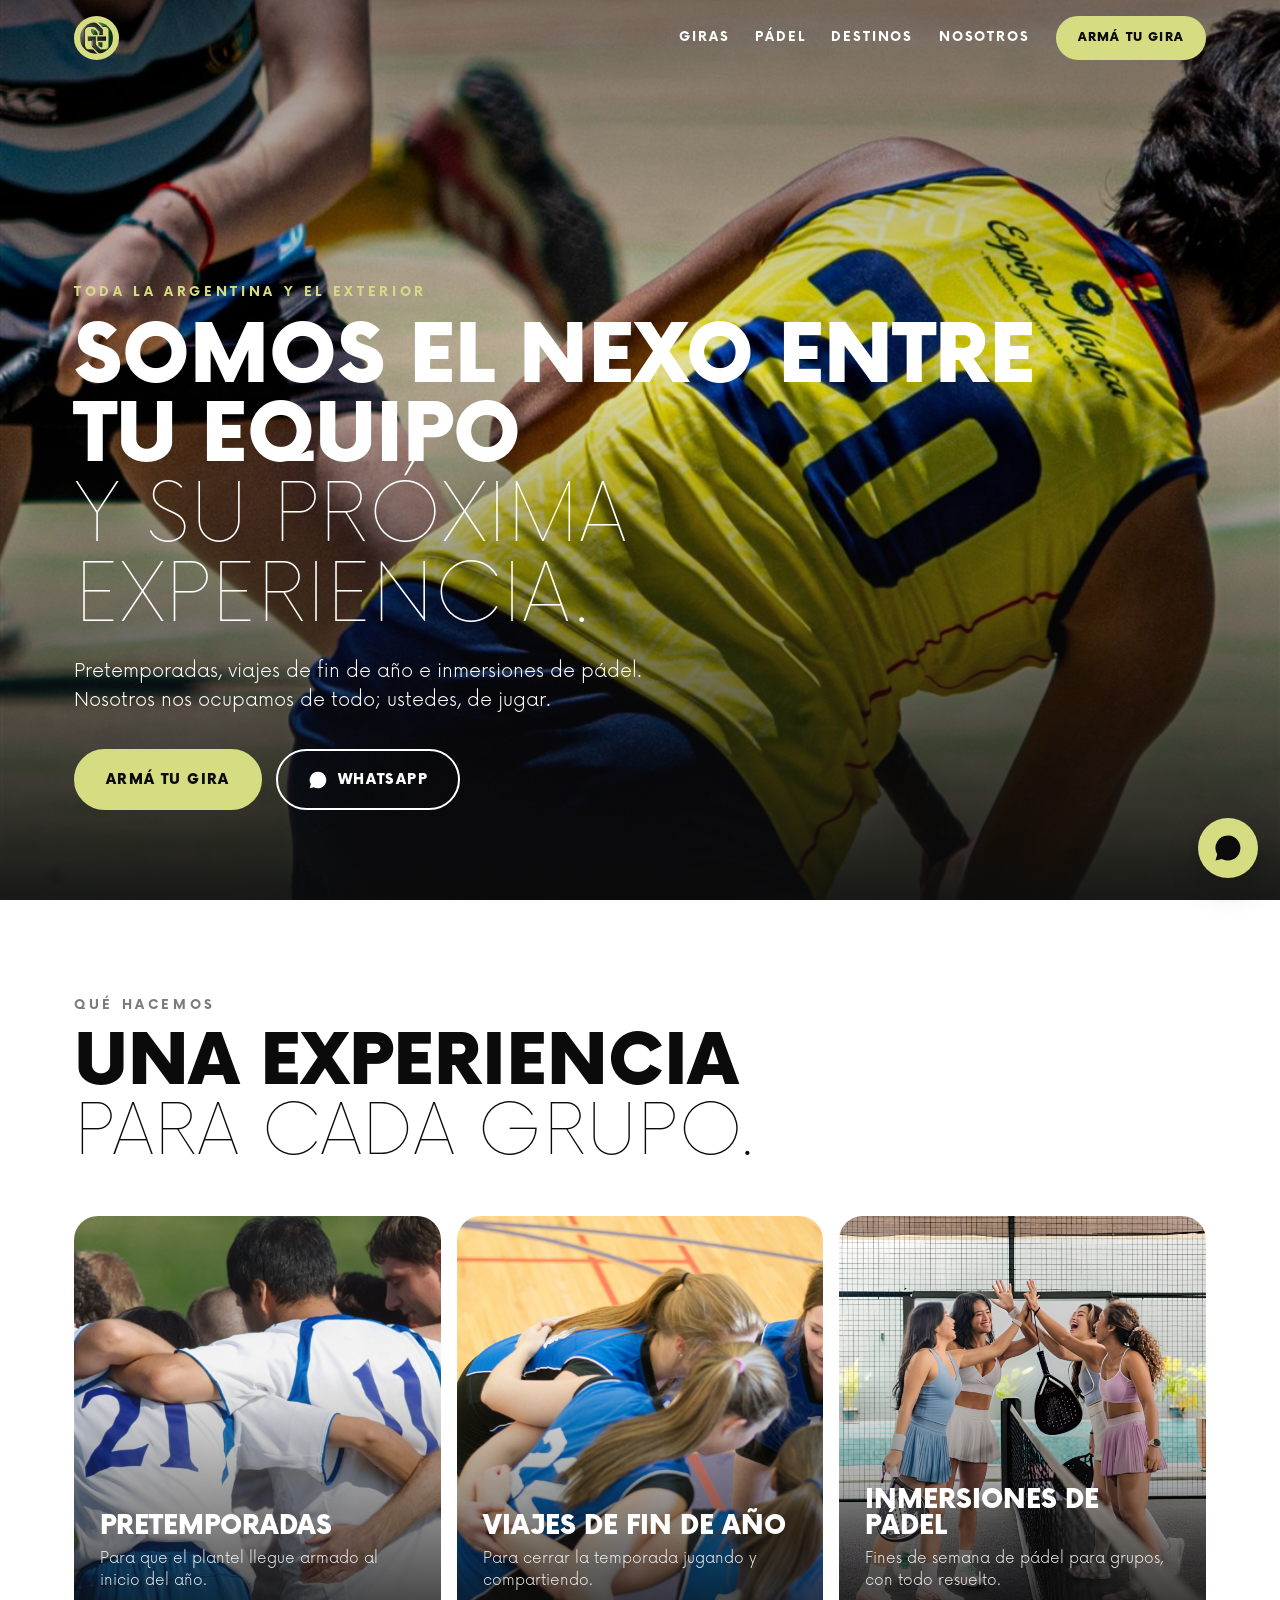
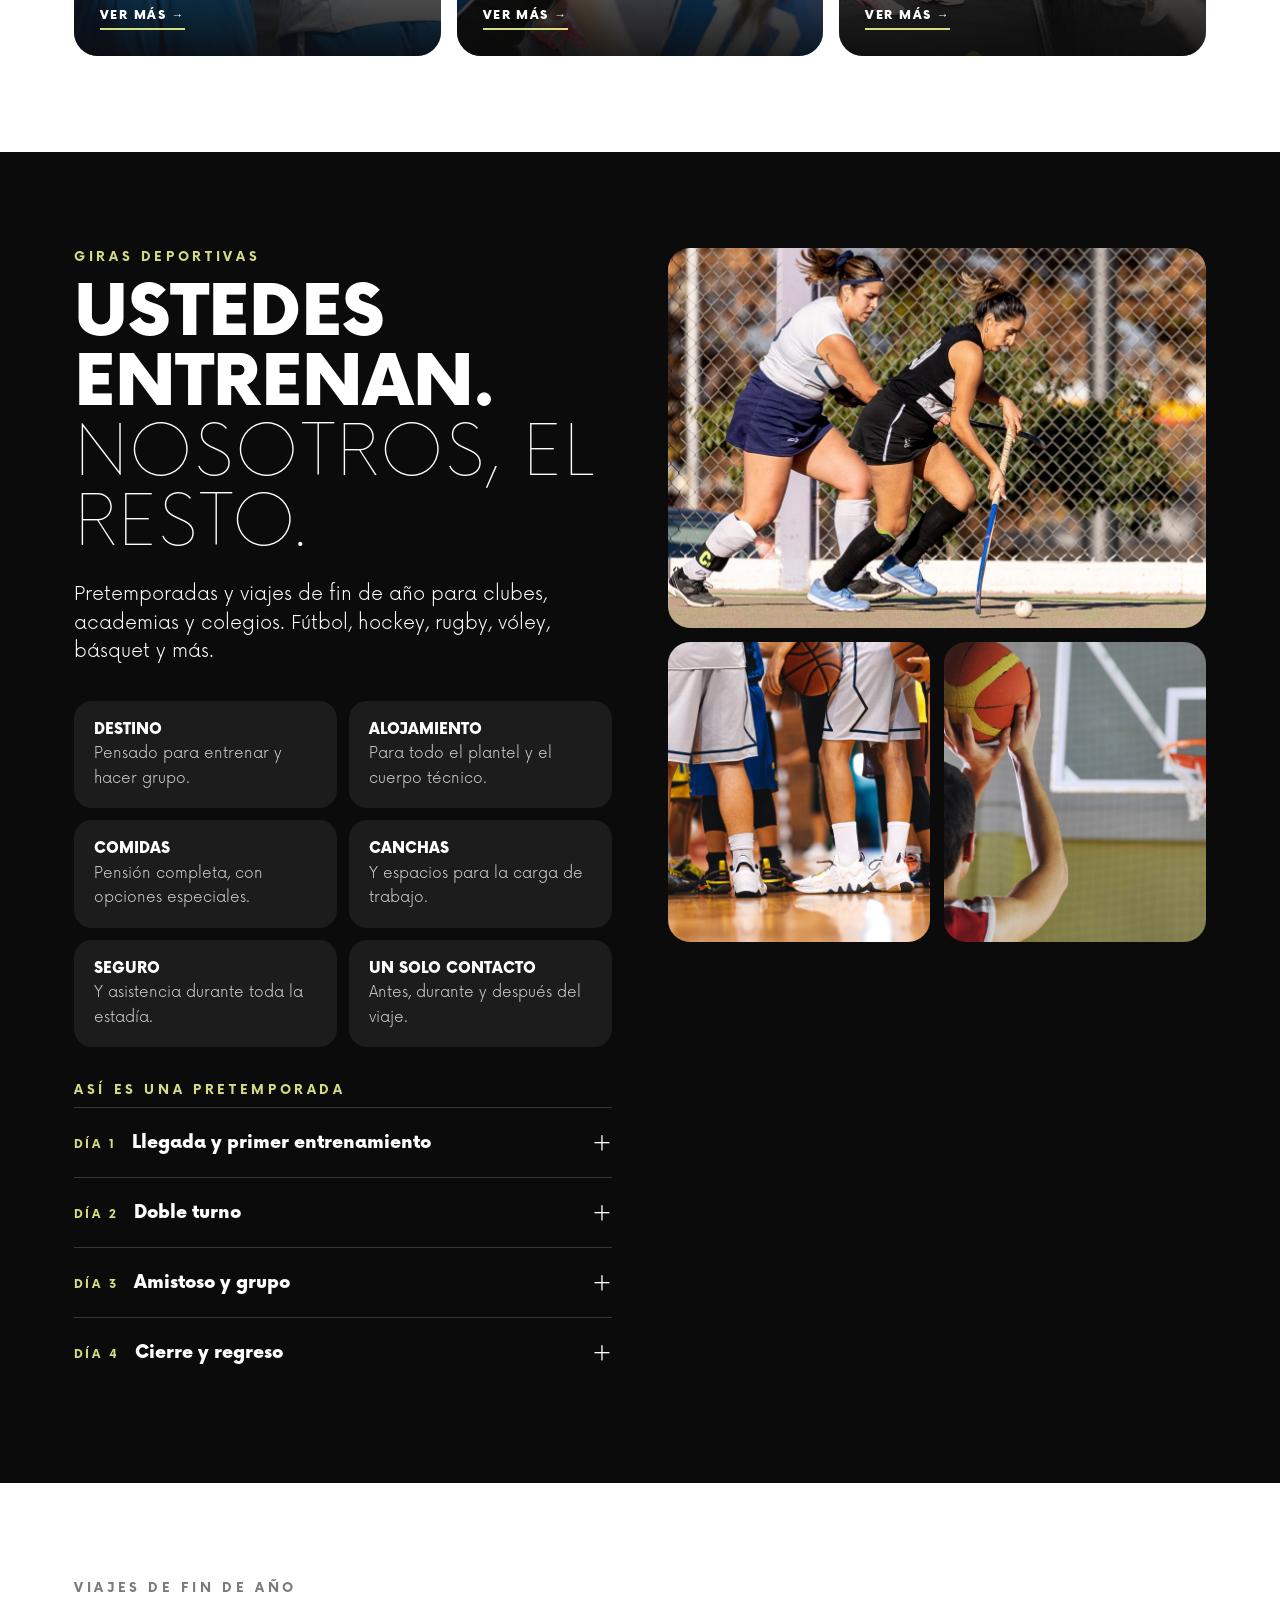
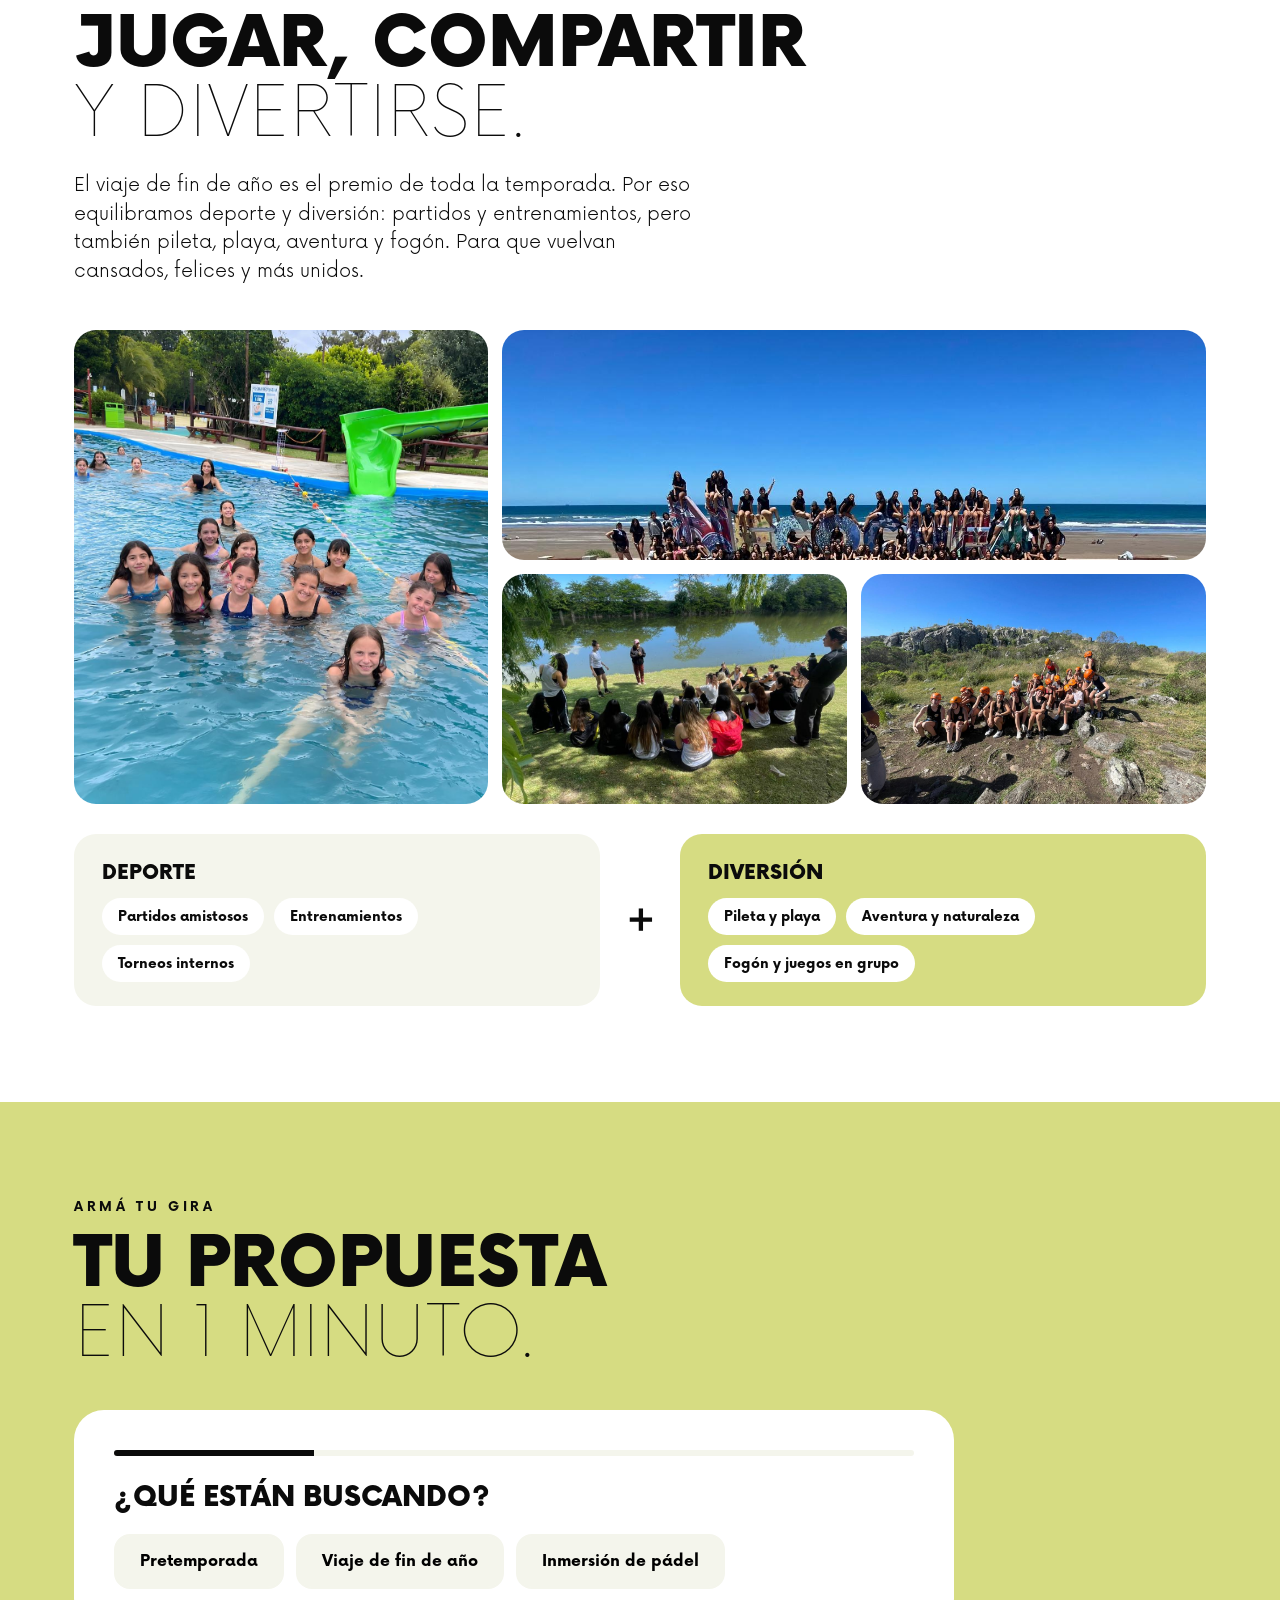
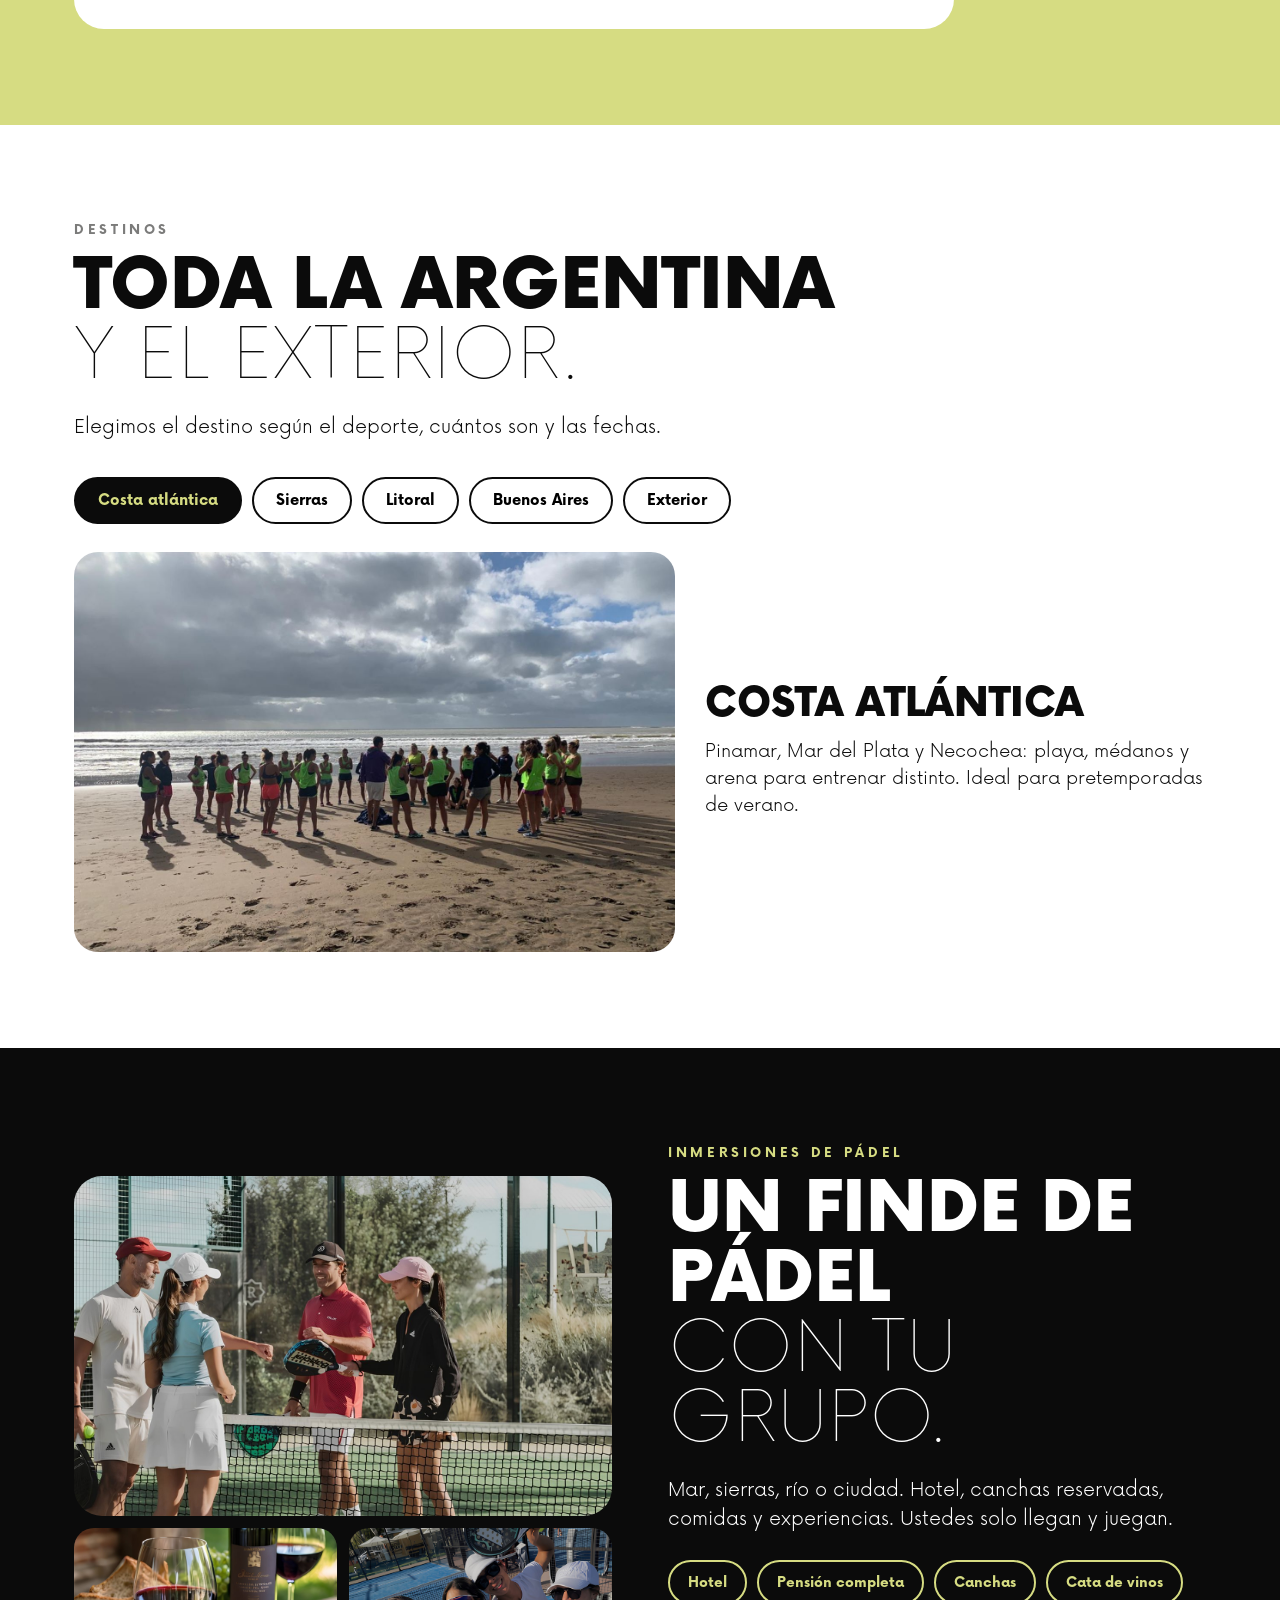
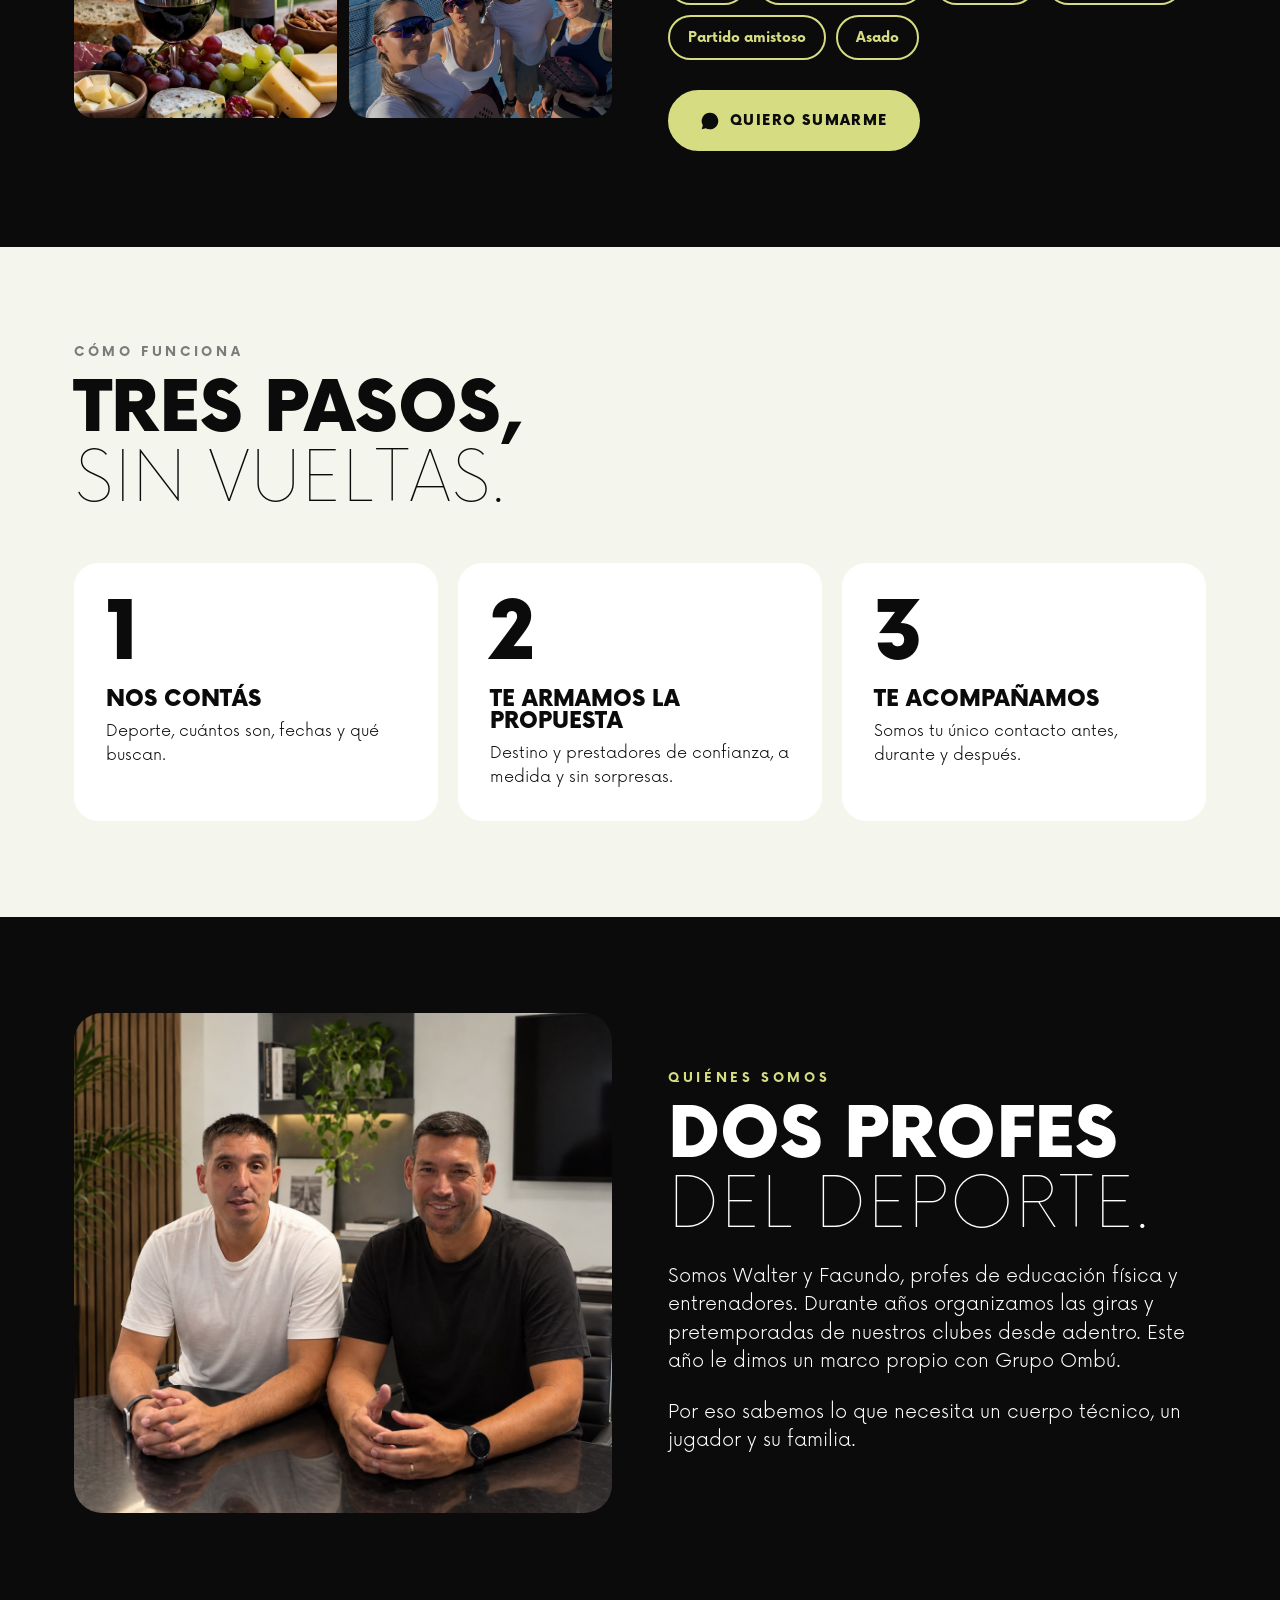
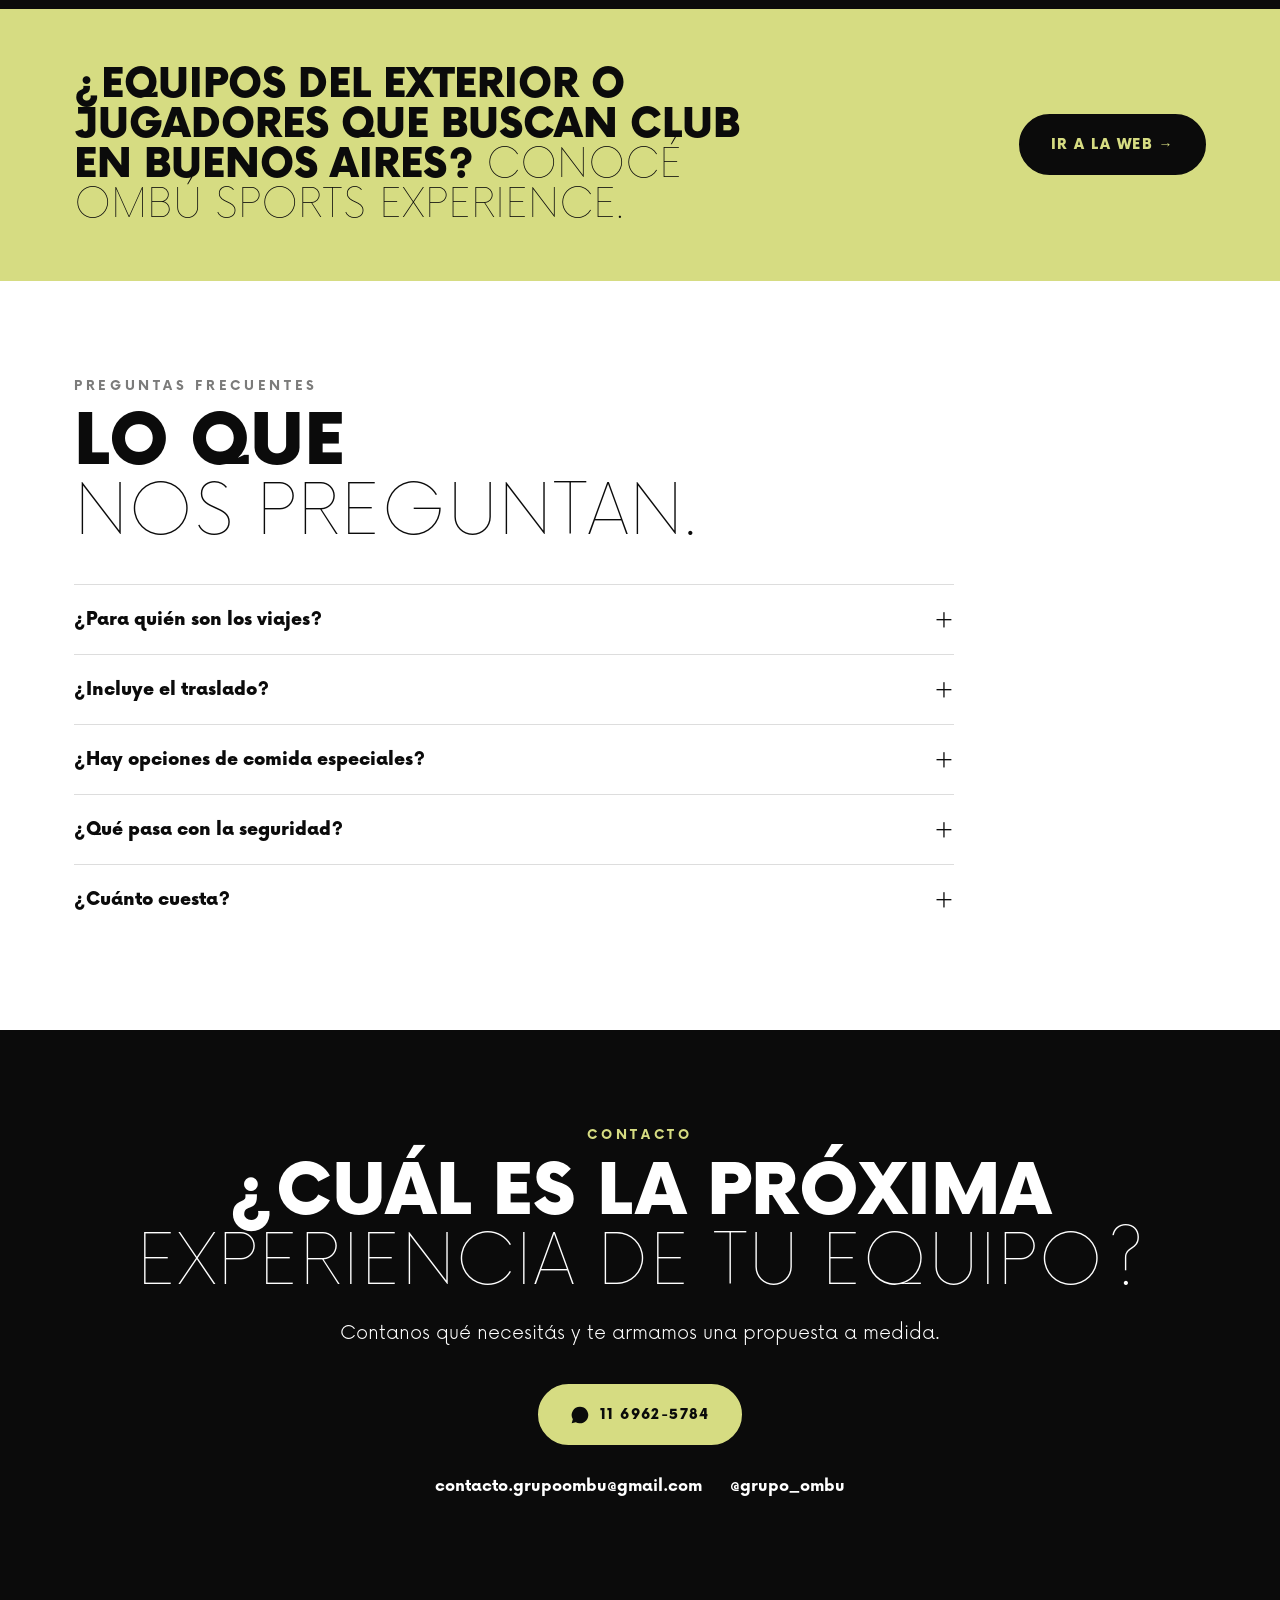
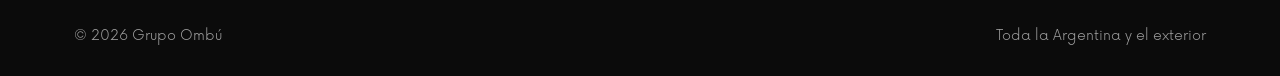
<file: index.html>
<!doctype html>
<html lang="es">
<head>
<meta charset="utf-8">
<meta name="viewport" content="width=device-width, initial-scale=1">
<title>Grupo Ombú · Giras deportivas, pretemporadas y viajes en grupo</title>
<meta name="description" content="Pretemporadas, viajes de fin de año e inmersiones de pádel. Somos el nexo entre tu equipo y su próxima experiencia.">
<link rel="icon" href="img/favicon.png">
<style>
  @font-face { font-family: 'Now'; src: url(fonts/Now-Thin.otf); font-weight: 100; font-display: swap; }
  @font-face { font-family: 'Now'; src: url(fonts/Now-Light.otf); font-weight: 300; font-display: swap; }
  @font-face { font-family: 'Now'; src: url(fonts/Now-Bold.otf); font-weight: 700; font-display: swap; }
  @font-face { font-family: 'Now'; src: url(fonts/Now-Black.otf); font-weight: 900; font-display: swap; }
  :root { --lima: #d6dc82; --negro: #0b0b0b; --blanco: #fff; --gris: #7b7b7a; --suave: #f4f5ec; }
  * { box-sizing: border-box; margin: 0; padding: 0; }
  html { scroll-behavior: smooth; }
  body { font-family: 'Now', Arial, sans-serif; color: var(--negro); background: var(--blanco); font-weight: 300; line-height: 1.5; }
  a { color: inherit; text-decoration: none; }
  img { display: block; max-width: 100%; }
  .wrap { max-width: 1180px; margin: 0 auto; padding: 0 24px; }
  .k { font-size: 13px; font-weight: 700; letter-spacing: .28em; text-transform: uppercase; color: var(--gris); }
  .dark .k, .hero .k { color: var(--lima); }
  .lima-bg .k { color: var(--negro); opacity: .6; }
  h1, h2, h3 { font-weight: 900; line-height: 1; text-transform: uppercase; }
  h2 { font-size: clamp(36px, 6vw, 70px); margin-top: 12px; }
  .thin { font-weight: 100; display: block; }
  section { padding: 96px 0; }
  .dark { background: var(--negro); color: var(--blanco); }
  .lima-bg { background: var(--lima); }
  .suave { background: var(--suave); }
  .lead { font-size: 19px; max-width: 640px; margin-top: 22px; }
  .btn { display: inline-flex; align-items: center; gap: 10px; font-weight: 900; text-transform: uppercase; letter-spacing: .1em; font-size: 14px; padding: 18px 30px; border-radius: 99px; border: 2px solid currentColor; cursor: pointer; background: none; font-family: inherit; color: inherit; }
  .btn.fill { background: var(--lima); border-color: var(--lima); color: var(--negro); }
  .btn.black { background: var(--negro); border-color: var(--negro); color: var(--lima); }
  .btn svg { width: 20px; height: 20px; fill: currentColor; }

  nav { position: fixed; top: 0; left: 0; right: 0; z-index: 50; transition: background .3s; }
  nav.scrolled { background: rgba(11,11,11,.92); backdrop-filter: blur(8px); }
  nav .wrap { display: flex; align-items: center; justify-content: space-between; height: 76px; color: #fff; }
  nav .logo { height: 44px; background: var(--lima); border-radius: 50%; padding: 6px; }
  .links { display: flex; gap: 26px; align-items: center; font-size: 13px; font-weight: 700; letter-spacing: .14em; text-transform: uppercase; }
  .links .btn { padding: 11px 20px; font-size: 12px; }

  .hero { position: relative; min-height: 100vh; display: flex; align-items: flex-end; color: #fff; padding: 0; }
  .hero .bg { position: absolute; inset: 0; background: url(img/nueva/hockey.jpg) center 35% / cover; }
  .hero .bg::after { content: ""; position: absolute; inset: 0; background: linear-gradient(rgba(0,0,0,.45), rgba(0,0,0,.1) 40%, rgba(11,11,11,.92)); }
  .hero .wrap { position: relative; padding-bottom: 90px; width: 100%; }
  .hero h1 { font-size: clamp(40px, 6.2vw, 88px); max-width: 1000px; margin-top: 16px; }
  .hero .ctas { display: flex; gap: 14px; flex-wrap: wrap; margin-top: 34px; }

  .cards4 { display: grid; grid-template-columns: repeat(3, 1fr); gap: 16px; margin-top: 48px; }
  .card { position: relative; min-height: 440px; border-radius: 24px; overflow: hidden; color: #fff; display: flex; align-items: flex-end; padding: 26px; }
  .card img { position: absolute; inset: 0; width: 100%; height: 100%; object-fit: cover; transition: transform .6s; }
  .card:hover img { transform: scale(1.06); }
  .card::after { content: ""; position: absolute; inset: 0; background: linear-gradient(transparent 35%, rgba(11,11,11,.9)); }
  .card > div { position: relative; z-index: 1; }
  .card h3 { font-size: 26px; }
  .card p { font-size: 15px; margin-top: 8px; opacity: .9; }
  .card .more { display: inline-block; margin-top: 14px; font-weight: 900; letter-spacing: .12em; text-transform: uppercase; font-size: 12px; border-bottom: 2px solid var(--lima); padding-bottom: 3px; }

  .split { display: grid; grid-template-columns: 1fr 1fr; gap: 56px; align-items: start; }
  .incl { display: grid; grid-template-columns: 1fr 1fr; gap: 12px; margin-top: 34px; }
  .incl div { background: rgba(255,255,255,.07); border-radius: 18px; padding: 18px 20px; }
  .incl b { display: block; font-weight: 900; text-transform: uppercase; font-size: 15px; }
  .incl span { font-size: 15px; opacity: .8; }
  .acc { margin-top: 34px; }
  .item { border-top: 1px solid rgba(255,255,255,.18); }
  .suave .item, .faq .item { border-top-color: #ddd; }
  .item button { width: 100%; background: none; border: 0; color: inherit; font-family: inherit; text-align: left; display: flex; justify-content: space-between; align-items: center; padding: 20px 0; cursor: pointer; gap: 16px; }
  .item button b { font-weight: 900; font-size: 18px; }
  .item button .n { color: var(--lima); font-weight: 700; letter-spacing: .2em; font-size: 12px; margin-right: 16px; text-transform: uppercase; }
  .item button i { font-style: normal; font-size: 24px; transition: transform .3s; flex-shrink: 0; }
  .item.open button i { transform: rotate(45deg); }
  .item .body { max-height: 0; overflow: hidden; transition: max-height .4s; }
  .item.open .body { max-height: 220px; }
  .item .body p { padding: 0 0 20px; opacity: .85; }
  .stack { display: grid; grid-template-columns: 1fr 1fr; gap: 14px; position: sticky; top: 100px; }
  .stack img { border-radius: 22px; width: 100%; height: 300px; object-fit: cover; }
  .stack img:first-child { grid-column: 1 / 3; height: 380px; }

  .quiz { margin-top: 40px; background: #fff; border-radius: 30px; padding: 40px; max-width: 880px; }
  .progress { height: 6px; background: var(--suave); border-radius: 99px; overflow: hidden; }
  .progress div { height: 100%; background: var(--negro); width: 25%; transition: width .4s; }
  .step { display: none; margin-top: 28px; }
  .step.on { display: block; }
  .step h3 { font-size: 28px; }
  .opts { display: flex; flex-wrap: wrap; gap: 12px; margin-top: 22px; }
  .opts button { font-family: inherit; font-weight: 700; font-size: 16px; padding: 16px 24px; border-radius: 16px; border: 2px solid var(--suave); background: var(--suave); cursor: pointer; }
  .opts button:hover { border-color: var(--negro); }
  .result { display: none; margin-top: 28px; }
  .result.on { display: block; }
  .sum { background: var(--negro); color: #fff; border-radius: 22px; padding: 28px; margin-top: 16px; }
  .sum h3 { font-size: 28px; color: var(--lima); }
  .sum ul { list-style: none; margin-top: 14px; display: grid; gap: 8px; }
  .sum li::before { content: "✓  "; color: var(--lima); font-weight: 900; }

  .tabs { display: flex; flex-wrap: wrap; gap: 10px; margin-top: 34px; }
  .tabs button { font-family: inherit; font-weight: 700; font-size: 15px; padding: 12px 22px; border-radius: 99px; border: 2px solid var(--negro); background: none; cursor: pointer; }
  .tabs button.on { background: var(--negro); color: var(--lima); }
  .dest { display: grid; grid-template-columns: 1.2fr 1fr; gap: 30px; margin-top: 28px; align-items: center; }
  .dest img { width: 100%; height: 400px; object-fit: cover; border-radius: 24px; }
  .dest h3 { font-size: 40px; }
  .dest p { font-size: 18px; margin-top: 14px; }

  .padel { display: grid; grid-template-columns: 1fr 1fr; gap: 56px; align-items: center; }
  .padel-fotos { display: grid; grid-template-columns: 1fr 1fr; gap: 12px; }
  .padel-fotos img { width: 100%; height: 190px; object-fit: cover; border-radius: 20px; }
  .padel-fotos img.main { grid-column: 1 / -1; height: 340px; object-position: center 45%; border-radius: 28px; }
  .chips { display: flex; flex-wrap: wrap; gap: 10px; margin-top: 26px; }
  .chips span { border: 2px solid var(--lima); color: var(--lima); border-radius: 99px; padding: 10px 18px; font-weight: 700; font-size: 14px; }

  .mosaic { display: grid; grid-template-columns: 1.2fr 1fr 1fr; grid-template-rows: 230px 230px; gap: 14px; margin-top: 44px; }
  .mosaic img { width: 100%; height: 100%; object-fit: cover; border-radius: 22px; }
  .mosaic .m-a { grid-row: 1 / 3; }
  .mosaic .m-b { grid-column: 2 / 4; object-position: 30% center; }
  .balance { display: grid; grid-template-columns: 1fr auto 1fr; gap: 20px; align-items: center; margin-top: 30px; }
  .balance > div:not(.mid) { background: var(--suave); border-radius: 22px; padding: 24px 28px; display: flex; flex-wrap: wrap; gap: 10px; align-items: center; }
  .balance b { width: 100%; font-weight: 900; text-transform: uppercase; font-size: 20px; }
  .balance span { background: #fff; border-radius: 99px; padding: 8px 16px; font-weight: 700; font-size: 14px; }
  .balance > div:last-child { background: var(--lima); }
  .balance .mid { font-size: 40px; font-weight: 900; }
  .steps3 { display: grid; grid-template-columns: repeat(3, 1fr); gap: 20px; margin-top: 48px; }
  .steps3 div { background: #fff; border-radius: 24px; padding: 32px; }
  .steps3 b { display: block; font-size: 80px; font-weight: 900; line-height: 1; }
  .steps3 h3 { font-size: 22px; margin-top: 14px; }
  .steps3 p { margin-top: 8px; }

  .about { display: grid; grid-template-columns: 1fr 1fr; gap: 56px; align-items: center; }
  .about img { border-radius: 28px; height: 500px; width: 100%; object-fit: cover; }

  .ose { display: flex; justify-content: space-between; align-items: center; gap: 30px; flex-wrap: wrap; }
  .ose h3 { font-size: clamp(26px, 3.4vw, 40px); max-width: 720px; }
  .ose h3 span { font-weight: 100; }

  .faq { margin-top: 36px; max-width: 880px; }

  .contact { text-align: center; }
  .contact h2 { margin-top: 12px; }
  .contact .lead { margin: 22px auto 0; }
  .contact .ctas { display: flex; gap: 14px; justify-content: center; flex-wrap: wrap; margin-top: 36px; }
  .contact .data { margin-top: 30px; display: flex; gap: 28px; justify-content: center; flex-wrap: wrap; font-weight: 700; }
  footer { background: var(--negro); color: rgba(255,255,255,.6); padding: 30px 0; font-size: 14px; }
  footer .wrap { display: flex; justify-content: space-between; gap: 20px; flex-wrap: wrap; }
  .wa-float { position: fixed; right: 22px; bottom: 22px; z-index: 60; width: 60px; height: 60px; border-radius: 50%; background: var(--lima); display: flex; align-items: center; justify-content: center; box-shadow: 0 10px 30px rgba(0,0,0,.25); }
  .wa-float svg { width: 30px; height: 30px; fill: var(--negro); }

  .rv { opacity: 0; transform: translateY(30px); transition: opacity .8s, transform .8s; }
  .rv.in { opacity: 1; transform: none; }

  @media (max-width: 900px) {
    .mosaic { grid-template-columns: 1fr 1fr; grid-template-rows: 260px 160px 160px; }
    .mosaic .m-a { grid-row: auto; grid-column: 1 / 3; }
    .mosaic .m-b { grid-column: auto; }
    .mosaic .m-e { display: none; }
    .balance { grid-template-columns: 1fr; }
    .balance .mid { text-align: center; }
    section { padding: 70px 0; }
    .links a:not(.btn) { display: none; }
    .cards4 { grid-template-columns: 1fr 1fr; }
    .split, .padel, .about, .steps3, .dest { grid-template-columns: 1fr; }
    .stack { position: static; }
    .incl { grid-template-columns: 1fr; }
    .quiz { padding: 26px; }
    .card { min-height: 340px; }
    .about img { height: 340px; }
    .padel-fotos img.main { height: 260px; }
    .padel-fotos img { height: 150px; }
    .dest img { height: 260px; }
  }
  @media (max-width: 560px) { .cards4 { grid-template-columns: 1fr; } }
</style>
</head>
<body>
<svg style="display:none"><symbol id="wa" viewBox="0 0 24 24"><path d="M12 2a10 10 0 0 0-8.6 15.1L2 22l5-1.3A10 10 0 1 0 12 2zm4.5 12.1c-.2-.1-1.5-.7-1.7-.8-.2-.1-.4-.1-.6.1l-.8 1c-.1.2-.3.2-.5.1a6.7 6.7 0 0 1-3.3-2.9c-.2-.4.2-.4.7-1.3.1-.2 0-.3 0-.4l-.8-1.8c-.2-.5-.4-.4-.6-.4h-.5a1 1 0 0 0-.7.3 3 3 0 0 0-.9 2.2 5.2 5.2 0 0 0 1.1 2.7 11.8 11.8 0 0 0 4.5 4c1.7.7 2.3.8 3.2.6.5-.1 1.5-.6 1.7-1.2.2-.6.2-1.1.2-1.2-.1-.1-.3-.2-.5-.3z"/></symbol></svg>

<nav id="nav"><div class="wrap">
  <a href="#top"><img class="logo" src="img/isotipo.png" alt="Grupo Ombú"></a>
  <div class="links">
    <a href="#giras">Giras</a>
    <a href="#padel">Pádel</a>
    <a href="#destinos">Destinos</a>
    <a href="#nosotros">Nosotros</a>
    <a class="btn fill" href="#arma">Armá tu gira</a>
  </div>
</div></nav>

<header class="hero" id="top">
  <div class="bg"></div>
  <div class="wrap">
    <div class="k">Toda la Argentina y el exterior</div>
    <h1>Somos el nexo entre tu equipo <span class="thin">y su próxima experiencia.</span></h1>
    <p class="lead">Pretemporadas, viajes de fin de año e inmersiones de pádel. Nosotros nos ocupamos de todo; ustedes, de jugar.</p>
    <div class="ctas">
      <a class="btn fill" href="#arma">Armá tu gira</a>
      <a class="btn" href="https://wa.me/5491169625784?text=Hola!%20Quiero%20info%20de%20una%20gira" target="_blank"><svg><use href="#wa"/></svg>WhatsApp</a>
    </div>
  </div>
</header>

<section>
  <div class="wrap">
    <div class="k rv">Qué hacemos</div>
    <h2 class="rv">Una experiencia <span class="thin">para cada grupo.</span></h2>
    <div class="cards4">
      <a class="card rv" href="#giras"><img src="img/nueva/futbol-abrazo.jpg" alt="" loading="lazy"><div><h3>Pretemporadas</h3><p>Para que el plantel llegue armado al inicio del año.</p><span class="more">Ver más →</span></div></a>
      <a class="card rv" href="#giras"><img src="img/nueva/voley-equipo.jpg" alt="" loading="lazy"><div><h3>Viajes de fin de año</h3><p>Para cerrar la temporada jugando y compartiendo.</p><span class="more">Ver más →</span></div></a>
      <a class="card rv" href="#padel"><img src="img/nueva/padel-festejo.jpg" alt="" loading="lazy" style="object-position: center 25%"><div><h3>Inmersiones de pádel</h3><p>Fines de semana de pádel para grupos, con todo resuelto.</p><span class="more">Ver más →</span></div></a>
    </div>
  </div>
</section>

<section class="dark" id="giras">
  <div class="wrap split">
    <div>
      <div class="k rv">Giras deportivas</div>
      <h2 class="rv">Ustedes entrenan. <span class="thin">Nosotros, el resto.</span></h2>
      <p class="lead rv">Pretemporadas y viajes de fin de año para clubes, academias y colegios. Fútbol, hockey, rugby, vóley, básquet y más.</p>
      <div class="incl rv">
        <div><b>Destino</b><span>Pensado para entrenar y hacer grupo.</span></div>
        <div><b>Alojamiento</b><span>Para todo el plantel y el cuerpo técnico.</span></div>
        <div><b>Comidas</b><span>Pensión completa, con opciones especiales.</span></div>
        <div><b>Canchas</b><span>Y espacios para la carga de trabajo.</span></div>
        <div><b>Seguro</b><span>Y asistencia durante toda la estadía.</span></div>
        <div><b>Un solo contacto</b><span>Antes, durante y después del viaje.</span></div>
      </div>
      <div class="acc rv">
        <div class="k" style="margin-bottom:6px">Así es una pretemporada</div>
        <div class="item"><button><span><span class="n">Día 1</span><b>Llegada y primer entrenamiento</b></span><i>+</i></button><div class="body"><p>Check-in, almuerzo y primera sesión para activar al plantel.</p></div></div>
        <div class="item"><button><span><span class="n">Día 2</span><b>Doble turno</b></span><i>+</i></button><div class="body"><p>Trabajo físico a la mañana, táctico a la tarde y descanso de calidad.</p></div></div>
        <div class="item"><button><span><span class="n">Día 3</span><b>Amistoso y grupo</b></span><i>+</i></button><div class="body"><p>Partido amistoso según disponibilidad y una actividad para hacer grupo fuera de la cancha.</p></div></div>
        <div class="item"><button><span><span class="n">Día 4</span><b>Cierre y regreso</b></span><i>+</i></button><div class="body"><p>Última sesión, devolución del cuerpo técnico y vuelta a casa.</p></div></div>
      </div>
    </div>
    <div class="stack rv">
      <img src="img/nueva/hockey2.jpg" alt="" loading="lazy">
      <img src="img/nueva/basquet-equipo.jpg" alt="" loading="lazy">
      <img src="img/nueva/basquet.jpg" alt="" loading="lazy">
    </div>
  </div>
</section>

<section id="findeano">
  <div class="wrap">
    <div class="k rv">Viajes de fin de año</div>
    <h2 class="rv">Jugar, compartir <span class="thin">y divertirse.</span></h2>
    <p class="lead rv">El viaje de fin de año es el premio de toda la temporada. Por eso equilibramos deporte y diversión: partidos y entrenamientos, pero también pileta, playa, aventura y fogón. Para que vuelvan cansados, felices y más unidos.</p>
    <div class="mosaic rv">
      <img src="img/nueva/fin3.jpg" alt="" loading="lazy" class="m-a">
      <img src="img/nueva/fin1.jpg" alt="" loading="lazy" class="m-b">
      <img src="img/nueva/fin2.jpg" alt="" loading="lazy" class="m-c">
      <img src="img/nueva/fin4.jpg" alt="" loading="lazy" class="m-d">
    </div>
    <div class="balance rv">
      <div><b>Deporte</b><span>Partidos amistosos</span><span>Entrenamientos</span><span>Torneos internos</span></div>
      <div class="mid">＋</div>
      <div><b>Diversión</b><span>Pileta y playa</span><span>Aventura y naturaleza</span><span>Fogón y juegos en grupo</span></div>
    </div>
  </div>
</section>

<section class="lima-bg" id="arma">
  <div class="wrap">
    <div class="k rv">Armá tu gira</div>
    <h2 class="rv">Tu propuesta <span class="thin">en 1 minuto.</span></h2>
    <div class="quiz rv">
      <div class="progress"><div id="bar"></div></div>
      <div class="step on" data-q="tipo"><h3>¿Qué están buscando?</h3><div class="opts"><button>Pretemporada</button><button>Viaje de fin de año</button><button>Inmersión de pádel</button></div></div>
      <div class="step" data-q="deporte"><h3>¿Qué deporte?</h3><div class="opts"><button>Fútbol</button><button>Hockey</button><button>Rugby</button><button>Vóley</button><button>Básquet</button><button>Pádel</button><button>Otro</button></div></div>
      <div class="step" data-q="cantidad"><h3>¿Cuántos viajan?</h3><div class="opts"><button>Hasta 20</button><button>21 a 40</button><button>Más de 40</button></div></div>
      <div class="step" data-q="cuando"><h3>¿Cuándo?</h3><div class="opts"><button>Diciembre</button><button>Enero</button><button>Febrero</button><button>Marzo o después</button></div></div>
      <div class="result" id="result">
        <div class="k">Tu viaje</div>
        <div class="sum"><h3 id="sumTitle"></h3><ul id="sumList"></ul></div>
        <a class="btn black" id="sumWa" href="#" target="_blank" style="margin-top:22px"><svg><use href="#wa"/></svg>Pedí tu propuesta por WhatsApp</a>
      </div>
    </div>
  </div>
</section>

<section id="destinos">
  <div class="wrap">
    <div class="k rv">Destinos</div>
    <h2 class="rv">Toda la Argentina <span class="thin">y el exterior.</span></h2>
    <p class="lead rv">Elegimos el destino según el deporte, cuántos son y las fechas.</p>
    <div class="tabs rv" id="tabs">
      <button class="on" data-d="0">Costa atlántica</button><button data-d="1">Sierras</button><button data-d="2">Litoral</button><button data-d="3">Buenos Aires</button><button data-d="4">Exterior</button>
    </div>
    <div class="dest rv">
      <img id="dImg" src="img/giras/playa1.jpg" alt="">
      <div><h3 id="dTit">Costa atlántica</h3><p id="dTxt">Pinamar, Mar del Plata y Necochea: playa, médanos y arena para entrenar distinto. Ideal para pretemporadas de verano.</p></div>
    </div>
  </div>
</section>

<section class="dark" id="padel">
  <div class="wrap padel">
    <div class="padel-fotos rv">
      <img class="main" src="img/nueva/padel-mixto.jpg" alt="Grupo jugando al pádel" loading="lazy">
      <img src="img/nueva/padel-cata.jpg" alt="Cata de vinos" loading="lazy">
      <img src="img/nueva/padel-selfie.jpg" alt="Amigas después de jugar al pádel" loading="lazy">
    </div>
    <div>
      <div class="k rv">Inmersiones de pádel</div>
      <h2 class="rv">Un finde de pádel <span class="thin">con tu grupo.</span></h2>
      <p class="lead rv">Mar, sierras, río o ciudad. Hotel, canchas reservadas, comidas y experiencias. Ustedes solo llegan y juegan.</p>
      <div class="chips rv"><span>Hotel</span><span>Pensión completa</span><span>Canchas</span><span>Cata de vinos</span><span>Partido amistoso</span><span>Asado</span></div>
      <a class="btn fill rv" style="margin-top:30px" href="https://wa.me/5491169625784?text=Hola!%20Quiero%20info%20de%20las%20inmersiones%20de%20p%C3%A1del" target="_blank"><svg><use href="#wa"/></svg>Quiero sumarme</a>
    </div>
  </div>
</section>

<section class="suave">
  <div class="wrap">
    <div class="k rv">Cómo funciona</div>
    <h2 class="rv">Tres pasos, <span class="thin">sin vueltas.</span></h2>
    <div class="steps3">
      <div class="rv"><b>1</b><h3>Nos contás</h3><p>Deporte, cuántos son, fechas y qué buscan.</p></div>
      <div class="rv"><b>2</b><h3>Te armamos la propuesta</h3><p>Destino y prestadores de confianza, a medida y sin sorpresas.</p></div>
      <div class="rv"><b>3</b><h3>Te acompañamos</h3><p>Somos tu único contacto antes, durante y después.</p></div>
    </div>
  </div>
</section>

<section class="dark" id="nosotros">
  <div class="wrap about">
    <img class="rv" src="img/nueva/nosotros.jpg" alt="Walter y Facundo, de Grupo Ombú" loading="lazy" style="object-position: center 40%;">
    <div>
      <div class="k rv">Quiénes somos</div>
      <h2 class="rv">Dos profes <span class="thin">del deporte.</span></h2>
      <p class="lead rv">Somos Walter y Facundo, profes de educación física y entrenadores. Durante años organizamos las giras y pretemporadas de nuestros clubes desde adentro. Este año le dimos un marco propio con Grupo Ombú.</p>
      <p class="lead rv">Por eso sabemos lo que necesita un cuerpo técnico, un jugador y su familia.</p>
    </div>
  </div>
</section>

<section class="lima-bg" style="padding: 56px 0;">
  <div class="wrap ose">
    <h3>¿Equipos del exterior o jugadores que buscan club en Buenos Aires? <span>Conocé Ombú Sports Experience.</span></h3>
    <a class="btn black" href="https://ombusportsexperience.com.ar" target="_blank">Ir a la web →</a>
  </div>
</section>

<section>
  <div class="wrap">
    <div class="k rv">Preguntas frecuentes</div>
    <h2 class="rv">Lo que <span class="thin">nos preguntan.</span></h2>
    <div class="faq rv">
      <div class="item"><button><b>¿Para quién son los viajes?</b><i>+</i></button><div class="body"><p>Clubes, academias, colegios y grupos de amigos, de cualquier deporte.</p></div></div>
      <div class="item"><button><b>¿Incluye el traslado?</b><i>+</i></button><div class="body"><p>Depende de cada viaje y del tamaño del grupo. Lo definimos juntos en la propuesta.</p></div></div>
      <div class="item"><button><b>¿Hay opciones de comida especiales?</b><i>+</i></button><div class="body"><p>Sí: vegetarianas, veganas, para celíacos y más.</p></div></div>
      <div class="item"><button><b>¿Qué pasa con la seguridad?</b><i>+</i></button><div class="body"><p>Todo el grupo viaja con seguro, alojamientos habilitados y un contacto disponible durante todo el viaje.</p></div></div>
      <div class="item"><button><b>¿Cuánto cuesta?</b><i>+</i></button><div class="body"><p>Cada viaje se arma a medida. Contanos qué buscan y te mandamos la propuesta.</p></div></div>
    </div>
  </div>
</section>

<section class="dark contact" id="contacto">
  <div class="wrap">
    <div class="k rv">Contacto</div>
    <h2 class="rv">¿Cuál es la próxima <span class="thin">experiencia de tu equipo?</span></h2>
    <p class="lead rv">Contanos qué necesitás y te armamos una propuesta a medida.</p>
    <div class="ctas rv">
      <a class="btn fill" href="https://wa.me/5491169625784?text=Hola!%20Quiero%20pedir%20una%20propuesta" target="_blank"><svg><use href="#wa"/></svg>11 6962-5784</a>
    </div>
    <div class="data rv"><a href="mailto:contacto.grupoombu@gmail.com">contacto.grupoombu@gmail.com</a><a href="https://instagram.com/grupo_ombu" target="_blank">@grupo_ombu</a></div>
  </div>
</section>

<footer><div class="wrap"><span>© 2026 Grupo Ombú</span><span>Toda la Argentina y el exterior</span></div></footer>
<a class="wa-float" href="https://wa.me/5491169625784" target="_blank" aria-label="WhatsApp"><svg><use href="#wa"/></svg></a>

<script>
const nav = document.getElementById('nav');
addEventListener('scroll', () => nav.classList.toggle('scrolled', scrollY > 40));
document.querySelectorAll('.item button').forEach(b => b.onclick = () => b.parentElement.classList.toggle('open'));
const io = new IntersectionObserver(es => es.forEach(e => { if (e.isIntersecting) { e.target.classList.add('in'); io.unobserve(e.target); } }), { threshold: .12 });
document.querySelectorAll('.rv').forEach(e => io.observe(e));

const D = [
  ['Costa atlántica', 'Pinamar, Mar del Plata y Necochea: playa, médanos y arena para entrenar distinto. Ideal para pretemporadas de verano.', 'img/giras/playa1.jpg'],
  ['Sierras', 'Tandil y Córdoba: aire de montaña, trekking y complejos con canchas para trabajar la parte física.', 'img/giras/caminata.jpg'],
  ['Litoral', 'Entre Ríos: termas, río y naturaleza para descansar y hacer grupo.', 'img/giras/costanera.jpg'],
  ['Buenos Aires', 'Predios a pocos kilómetros de la ciudad, con canchas, alojamiento y pensión completa.', 'img/nueva/voley.jpg'],
  ['Exterior', 'Uruguay, Chile y más: primeras giras internacionales con todo resuelto.', 'img/giras/playa2.jpg']
];
document.querySelectorAll('#tabs button').forEach(b => b.onclick = () => {
  document.querySelectorAll('#tabs button').forEach(x => x.classList.remove('on')); b.classList.add('on');
  const d = D[b.dataset.d]; document.getElementById('dTit').textContent = d[0]; document.getElementById('dTxt').textContent = d[1]; document.getElementById('dImg').src = d[2];
});

const steps = [...document.querySelectorAll('.step')]; const ans = {};
steps.forEach((s, i) => s.querySelectorAll('.opts button').forEach(b => b.onclick = () => {
  ans[s.dataset.q] = b.textContent; s.classList.remove('on');
  document.getElementById('bar').style.width = ((i + 2) * 25) + '%';
  if (steps[i + 1]) steps[i + 1].classList.add('on'); else showResult();
}));
function showResult() {
  document.getElementById('result').classList.add('on');
  document.getElementById('bar').style.width = '100%';
  document.getElementById('sumTitle').textContent = ans.tipo + ' · ' + ans.deporte;
  const items = [ans.cantidad + ' personas', 'Fecha: ' + ans.cuando, 'Destino a medida para tu grupo', 'Alojamiento, comidas y seguro', 'Un solo contacto de principio a fin'];
  document.getElementById('sumList').innerHTML = items.map(x => '<li>' + x + '</li>').join('');
  const msg = 'Hola! Quiero una propuesta: ' + ans.tipo + ' de ' + ans.deporte + ', ' + ans.cantidad + ' personas, para ' + ans.cuando + '.';
  document.getElementById('sumWa').href = 'https://wa.me/5491169625784?text=' + encodeURIComponent(msg);
}
</script>
</body>
</html>
</file>
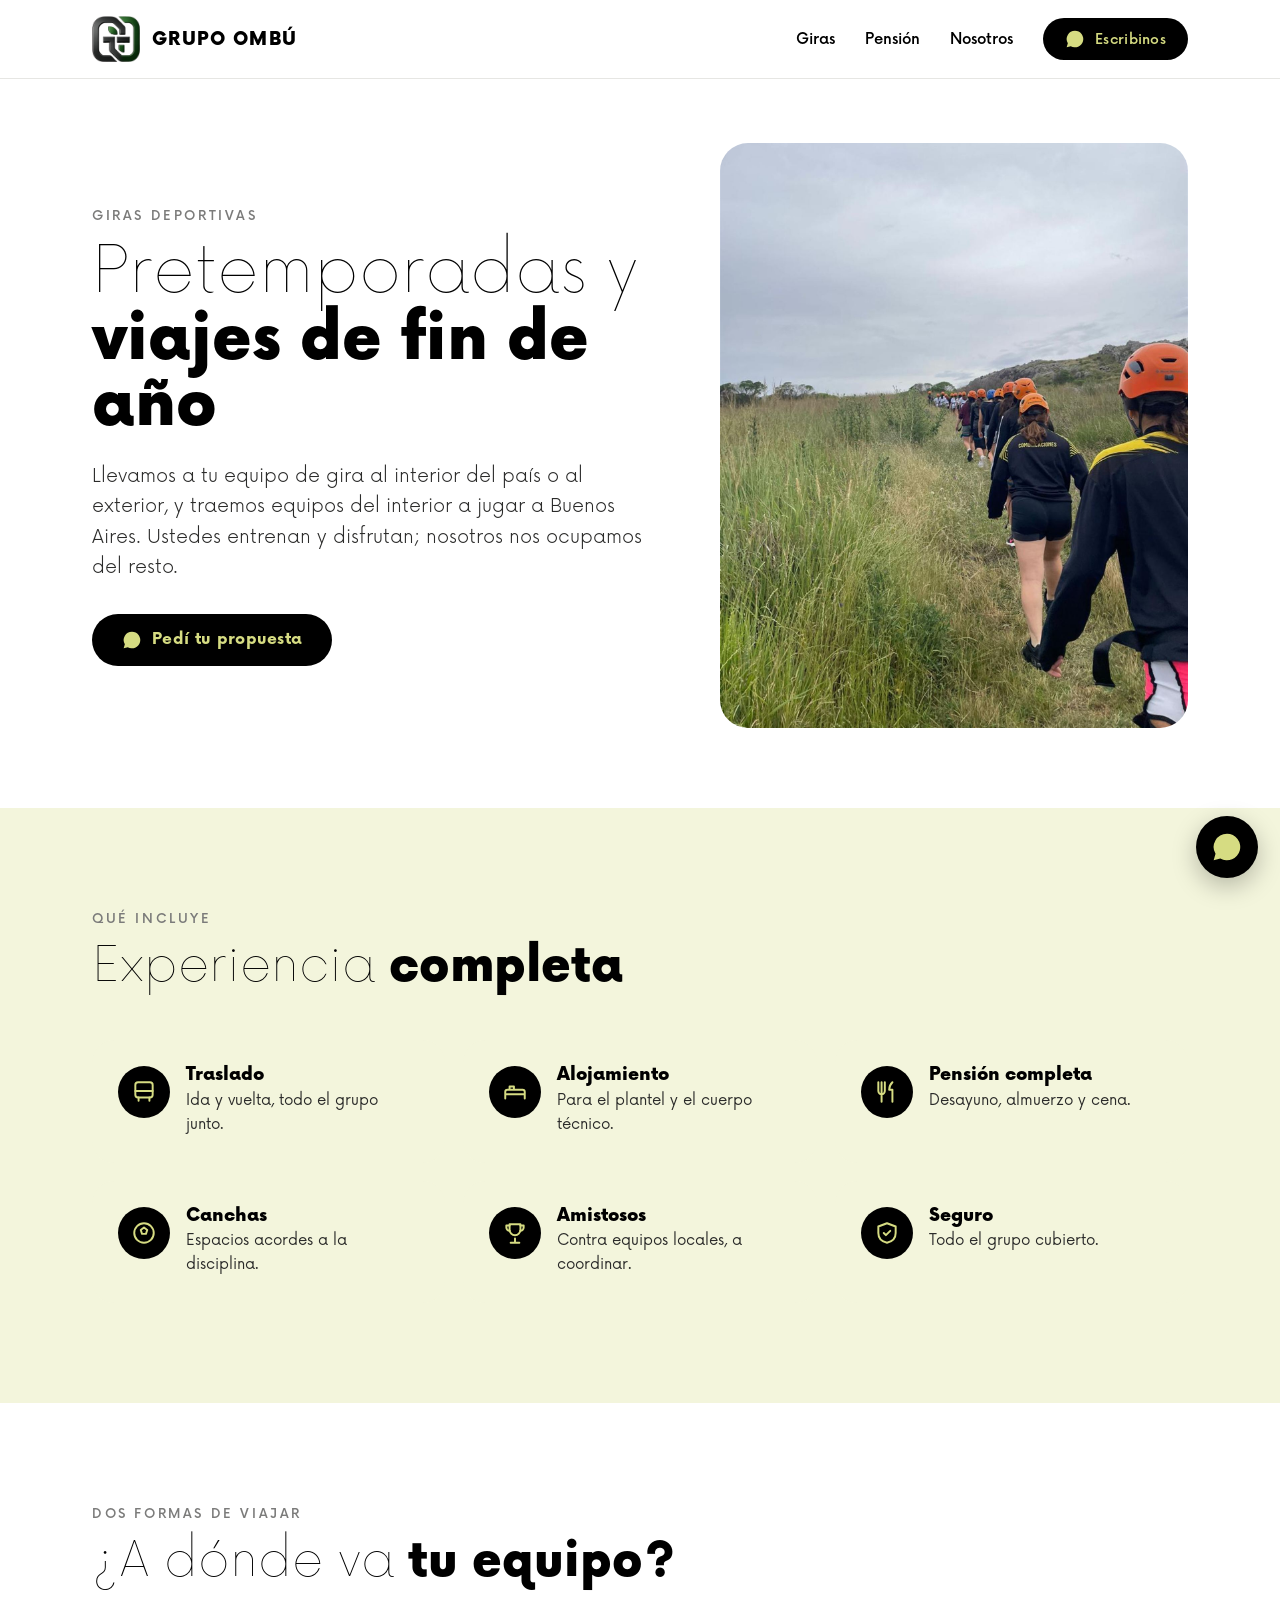
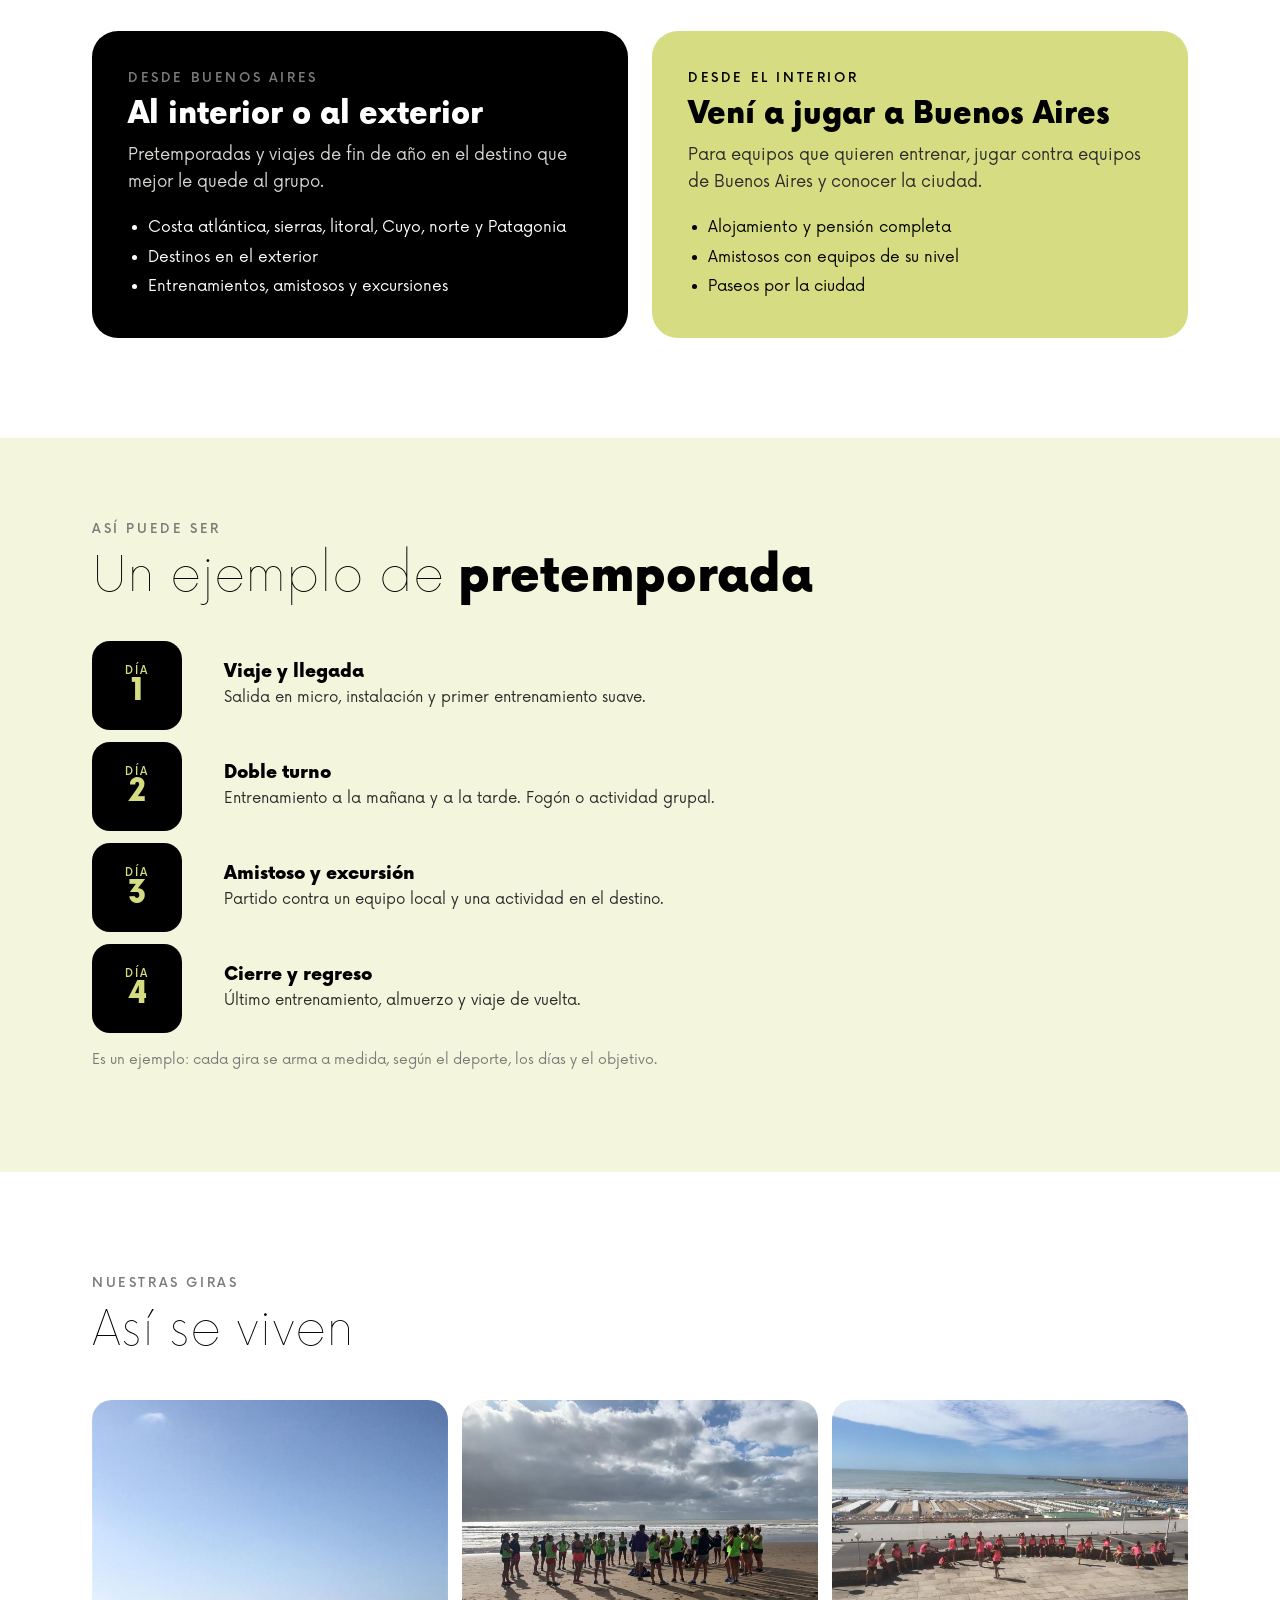
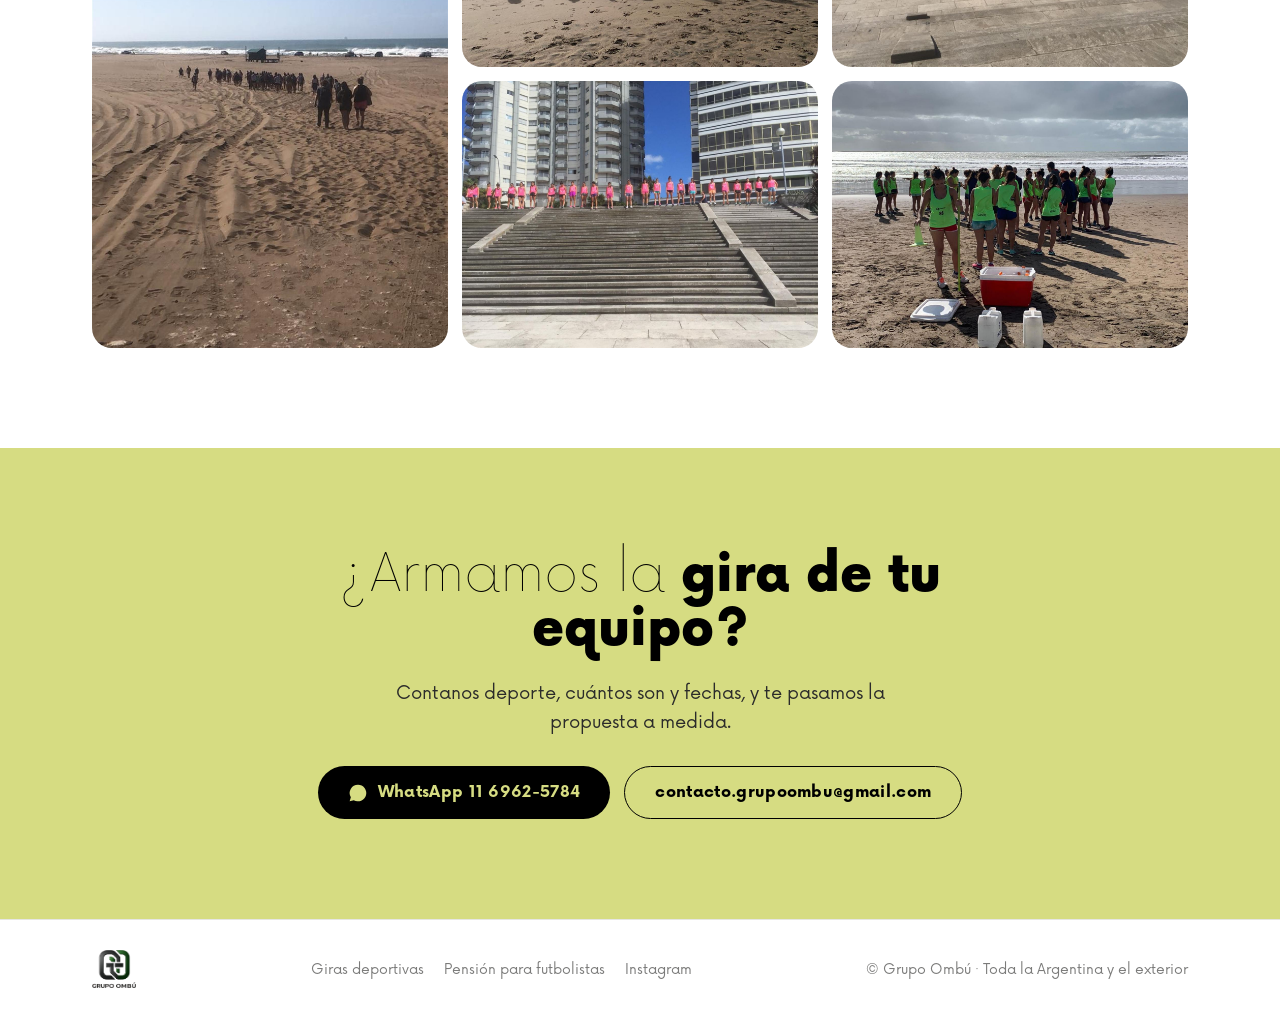
<file: giras.html>
<!doctype html>
<html lang="es">
<head>
<meta charset="utf-8">
<meta name="viewport" content="width=device-width, initial-scale=1">
<title>Giras deportivas — Grupo Ombú</title>
<meta name="description" content="Pretemporadas y viajes de fin de año al interior y al exterior, y giras a Buenos Aires para equipos del interior. Traslado, alojamiento, pensión completa, canchas y amistosos.">
<link rel="icon" href="img/favicon.png" type="image/png">
<meta property="og:title" content="Giras deportivas — Grupo Ombú">
<meta property="og:description" content="Pretemporadas y viajes de fin de año con todo resuelto. Un solo contacto, de principio a fin.">
<meta property="og:image" content="https://grupoombu.com.ar/img/giras/playa1.jpg">
<meta property="og:url" content="https://grupoombu.com.ar/giras.html">
<link rel="stylesheet" href="estilo.css">
<style>
  .phero { padding-top: 64px; padding-bottom: 80px; }
  .phero .container { display: grid; grid-template-columns: 1.1fr 0.9fr; gap: 56px; align-items: center; }
  .phero h1 { font-size: 64px; margin-top: 14px; }
  .phero .lead { margin-top: 22px; }
  .phero .row { display: flex; gap: 12px; flex-wrap: wrap; margin-top: 30px; }
  .phero .photo { border-radius: 28px; aspect-ratio: 4 / 5; background: url(img/giras/trekking.jpg) center 40% / cover; }
  .two { display: grid; grid-template-columns: 1fr 1fr; gap: 24px; margin-top: 44px; }
  .two > div { border-radius: 26px; padding: 36px; }
  .two .a { background: var(--negro); color: var(--blanco); }
  .two .a p { color: #d7d7d4; }
  .two .b { background: var(--lima); }
  .two h3 { font-size: 30px; margin-top: 12px; }
  .two p { margin-top: 12px; font-size: 16.5px; }
  .two ul { margin: 18px 0 0; padding-left: 20px; line-height: 1.9; font-size: 15.5px; }
  .ejemplo { display: flex; flex-direction: column; gap: 12px; margin-top: 40px; }
  .ejemplo > div { display: grid; grid-template-columns: 90px 1fr; gap: 18px; align-items: stretch; }
  .ejemplo .d { background: var(--negro); color: var(--lima); border-radius: 18px; display: flex; flex-direction: column; align-items: center; justify-content: center; font-weight: 900; font-size: 30px; line-height: 1; }
  .ejemplo .d small { font-size: 11px; letter-spacing: 0.2em; font-weight: 500; }
  .ejemplo .t { background: var(--lima-suave); border-radius: 18px; padding: 20px 24px; }
  .ejemplo .t b { font-size: 18px; font-weight: 900; }
  .ejemplo .t p { font-size: 15px; margin-top: 4px; }
  @media (max-width: 760px) {
    .phero .container, .two { grid-template-columns: 1fr; }
    .phero h1 { font-size: 40px; }
    .phero .photo { aspect-ratio: 4 / 3; }
    .ejemplo > div { grid-template-columns: 64px 1fr; }
  }
</style>
</head>
<body>
<svg style="display:none"><symbol id="wa" viewBox="0 0 24 24"><path d="M12 2a10 10 0 0 0-8.6 15.1L2 22l5-1.3A10 10 0 1 0 12 2zm4.5 12.1c-.2-.1-1.5-.7-1.7-.8-.2-.1-.4-.1-.6.1l-.8 1c-.1.2-.3.2-.5.1a6.7 6.7 0 0 1-3.3-2.9c-.2-.4.2-.4.7-1.3.1-.2 0-.3 0-.4l-.8-1.8c-.2-.5-.4-.4-.6-.4h-.5a1 1 0 0 0-.7.3 3 3 0 0 0-.9 2.2 5.2 5.2 0 0 0 1.1 2.7 11.8 11.8 0 0 0 4.5 4c1.7.7 2.3.8 3.2.6.5-.1 1.5-.6 1.7-1.2.2-.6.2-1.1.2-1.2-.1-.1-.3-.2-.5-.3z"/></symbol></svg>

<header class="header">
  <div class="container">
    <a class="brand" href="index.html"><img src="img/isotipo.png" alt="Grupo Ombú"><span>GRUPO OMBÚ</span></a>
    <nav class="nav">
      <a href="giras.html">Giras</a>
      <a href="pension.html">Pensión</a>
      <a href="index.html#nosotros">Nosotros</a>
      <a class="btn btn-negro" href="https://wa.me/5491169625784?text=Hola!%20Quiero%20pedir%20una%20propuesta%20para%20una%20gira" target="_blank" rel="noopener"><svg><use href="#wa"/></svg>Escribinos</a>
    </nav>
  </div>
</header>

<section class="phero">
  <div class="container">
    <div>
      <span class="eyebrow">Giras deportivas</span>
      <h1><span class="thin">Pretemporadas y</span><br>viajes de fin de año</h1>
      <p class="lead">Llevamos a tu equipo de gira al interior del país o al exterior, y traemos equipos del interior a jugar a Buenos Aires. Ustedes entrenan y disfrutan; nosotros nos ocupamos del resto.</p>
      <div class="row">
        <a class="btn btn-negro" href="https://wa.me/5491169625784?text=Hola!%20Quiero%20pedir%20una%20propuesta%20para%20una%20gira" target="_blank" rel="noopener"><svg><use href="#wa"/></svg>Pedí tu propuesta</a>
      </div>
    </div>
    <div class="photo" role="img" aria-label="Equipo en una gira"></div>
  </div>
</section>

<section class="soft">
  <div class="container">
    <span class="eyebrow">Qué incluye</span>
    <h2 class="h-sec"><span class="thin">Experiencia</span> completa</h2>
    <div class="items">
      <div class="item"><div class="ic"><svg viewBox="0 0 24 24"><rect x="4" y="3" width="16" height="14" rx="2.5"/><path d="M4 11h16M7 17v3M17 17v3"/></svg></div><div><h3>Traslado</h3><p>Ida y vuelta, todo el grupo junto.</p></div></div>
      <div class="item"><div class="ic"><svg viewBox="0 0 24 24"><path d="M3 18v-6a2 2 0 0 1 2-2h14a2 2 0 0 1 2 2v6M3 14h18M7 10V7h4v3"/></svg></div><div><h3>Alojamiento</h3><p>Para el plantel y el cuerpo técnico.</p></div></div>
      <div class="item"><div class="ic"><svg viewBox="0 0 24 24"><path d="M4 3v8a3 3 0 0 0 6 0V3M7 3v18M17 3c-2 2-3 4-3 7h3v11"/></svg></div><div><h3>Pensión completa</h3><p>Desayuno, almuerzo y cena.</p></div></div>
      <div class="item"><div class="ic"><svg viewBox="0 0 24 24"><circle cx="12" cy="12" r="9"/><path d="M12 7l3 2.2-1.2 3.6h-3.6L9 9.2z"/></svg></div><div><h3>Canchas</h3><p>Espacios acordes a la disciplina.</p></div></div>
      <div class="item"><div class="ic"><svg viewBox="0 0 24 24"><path d="M8 21h8M12 17v4M7 4h10v5a5 5 0 0 1-10 0z"/><path d="M17 5h3v2a3 3 0 0 1-3 3M7 5H4v2a3 3 0 0 0 3 3"/></svg></div><div><h3>Amistosos</h3><p>Contra equipos locales, a coordinar.</p></div></div>
      <div class="item"><div class="ic"><svg viewBox="0 0 24 24"><path d="M12 3l8 3v6c0 5-3.5 8-8 9-4.5-1-8-4-8-9V6z"/><path d="M9 12l2 2 4-4"/></svg></div><div><h3>Seguro</h3><p>Todo el grupo cubierto.</p></div></div>
    </div>
  </div>
</section>

<section>
  <div class="container">
    <span class="eyebrow">Dos formas de viajar</span>
    <h2 class="h-sec"><span class="thin">¿A dónde va</span> tu equipo?</h2>
    <div class="two">
      <div class="a">
        <span class="eyebrow">Desde Buenos Aires</span>
        <h3>Al interior o al exterior</h3>
        <p>Pretemporadas y viajes de fin de año en el destino que mejor le quede al grupo.</p>
        <ul><li>Costa atlántica, sierras, litoral, Cuyo, norte y Patagonia</li><li>Destinos en el exterior</li><li>Entrenamientos, amistosos y excursiones</li></ul>
      </div>
      <div class="b">
        <span class="eyebrow" style="color: var(--negro);">Desde el interior</span>
        <h3>Vení a jugar a Buenos Aires</h3>
        <p>Para equipos que quieren entrenar, jugar contra equipos de Buenos Aires y conocer la ciudad.</p>
        <ul><li>Alojamiento y pensión completa</li><li>Amistosos con equipos de su nivel</li><li>Paseos por la ciudad</li></ul>
      </div>
    </div>
  </div>
</section>

<section class="soft" style="padding-top: 80px;">
  <div class="container">
    <span class="eyebrow">Así puede ser</span>
    <h2 class="h-sec"><span class="thin">Un ejemplo de</span> pretemporada</h2>
    <div class="ejemplo">
      <div><div class="d"><small>DÍA</small>1</div><div class="t"><b>Viaje y llegada</b><p>Salida en micro, instalación y primer entrenamiento suave.</p></div></div>
      <div><div class="d"><small>DÍA</small>2</div><div class="t"><b>Doble turno</b><p>Entrenamiento a la mañana y a la tarde. Fogón o actividad grupal.</p></div></div>
      <div><div class="d"><small>DÍA</small>3</div><div class="t"><b>Amistoso y excursión</b><p>Partido contra un equipo local y una actividad en el destino.</p></div></div>
      <div><div class="d"><small>DÍA</small>4</div><div class="t"><b>Cierre y regreso</b><p>Último entrenamiento, almuerzo y viaje de vuelta.</p></div></div>
    </div>
    <p style="margin-top: 16px; font-size: 14px; color: var(--gris);">Es un ejemplo: cada gira se arma a medida, según el deporte, los días y el objetivo.</p>
  </div>
</section>

<section>
  <div class="container">
    <span class="eyebrow">Nuestras giras</span>
    <h2 class="h-sec"><span class="thin">Así se viven</span></h2>
    <div class="gallery">
      <div class="tall" style="background-image: url(img/giras/caminata.jpg); background-position: center 70%;"></div>
      <div style="background-image: url(img/giras/playa1.jpg);"></div>
      <div style="background-image: url(img/giras/costanera.jpg);"></div>
      <div style="background-image: url(img/giras/escalinata.jpg);"></div>
      <div style="background-image: url(img/giras/playa2.jpg);"></div>
    </div>
  </div>
</section>

<section class="cta lima-bg">
  <div class="container">
    <h2><span class="thin">¿Armamos la</span> gira de tu equipo?</h2>
    <p>Contanos deporte, cuántos son y fechas, y te pasamos la propuesta a medida.</p>
    <div class="row">
      <a class="btn btn-negro" href="https://wa.me/5491169625784?text=Hola!%20Quiero%20pedir%20una%20propuesta%20para%20una%20gira" target="_blank" rel="noopener"><svg><use href="#wa"/></svg>WhatsApp 11 6962-5784</a>
      <a class="btn btn-borde" href="mailto:contacto.grupoombu@gmail.com?subject=Gira">contacto.grupoombu@gmail.com</a>
    </div>
  </div>
</section>

<footer class="footer">
  <div class="container">
    <a href="index.html"><img src="img/logotipo.png" alt="Grupo Ombú"></a>
    <div class="links"><a href="giras.html">Giras deportivas</a><a href="pension.html">Pensión para futbolistas</a><a href="https://instagram.com/grupo_ombu" target="_blank" rel="noopener">Instagram</a></div>
    <small>© Grupo Ombú · Toda la Argentina y el exterior</small>
  </div>
</footer>
<a class="wa-float" href="https://wa.me/5491169625784?text=Hola!%20Quiero%20pedir%20una%20propuesta%20para%20una%20gira" target="_blank" rel="noopener" aria-label="Escribinos por WhatsApp"><svg><use href="#wa"/></svg></a>
</body>
</html>
</file>
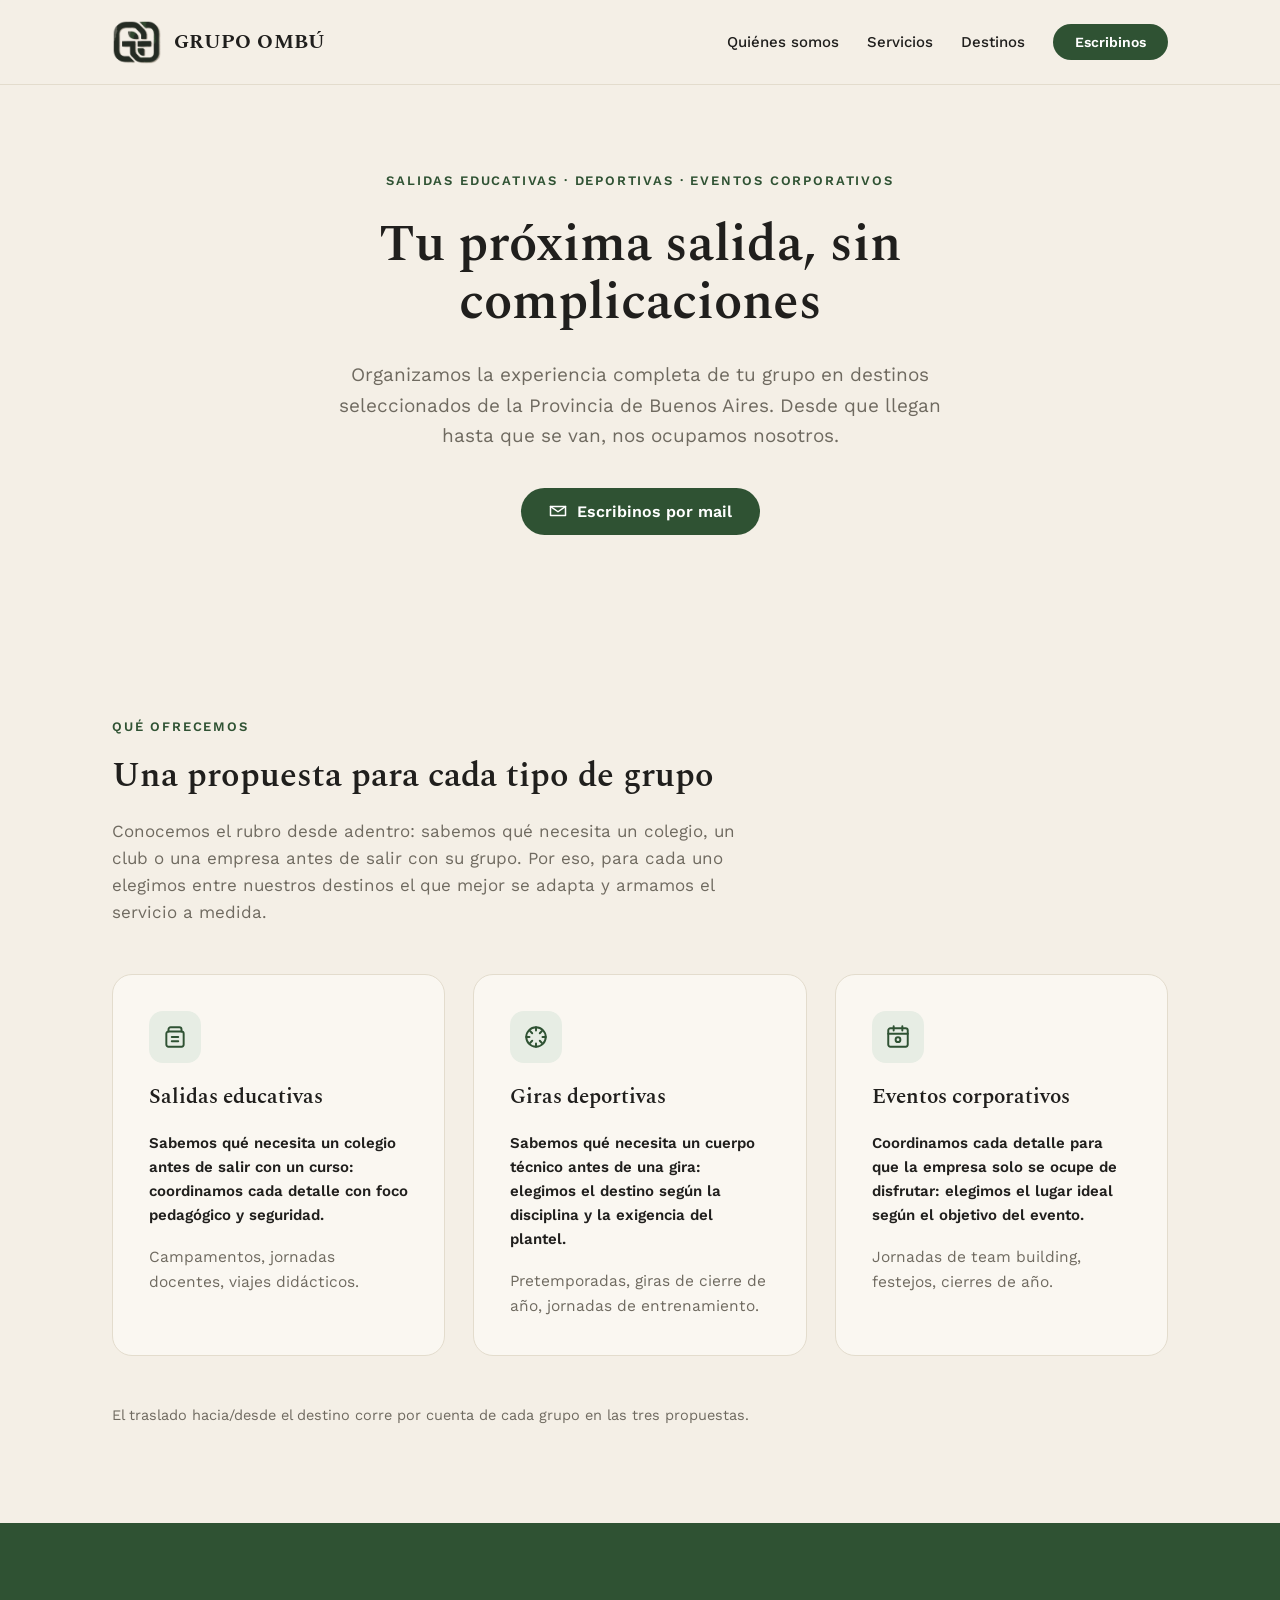
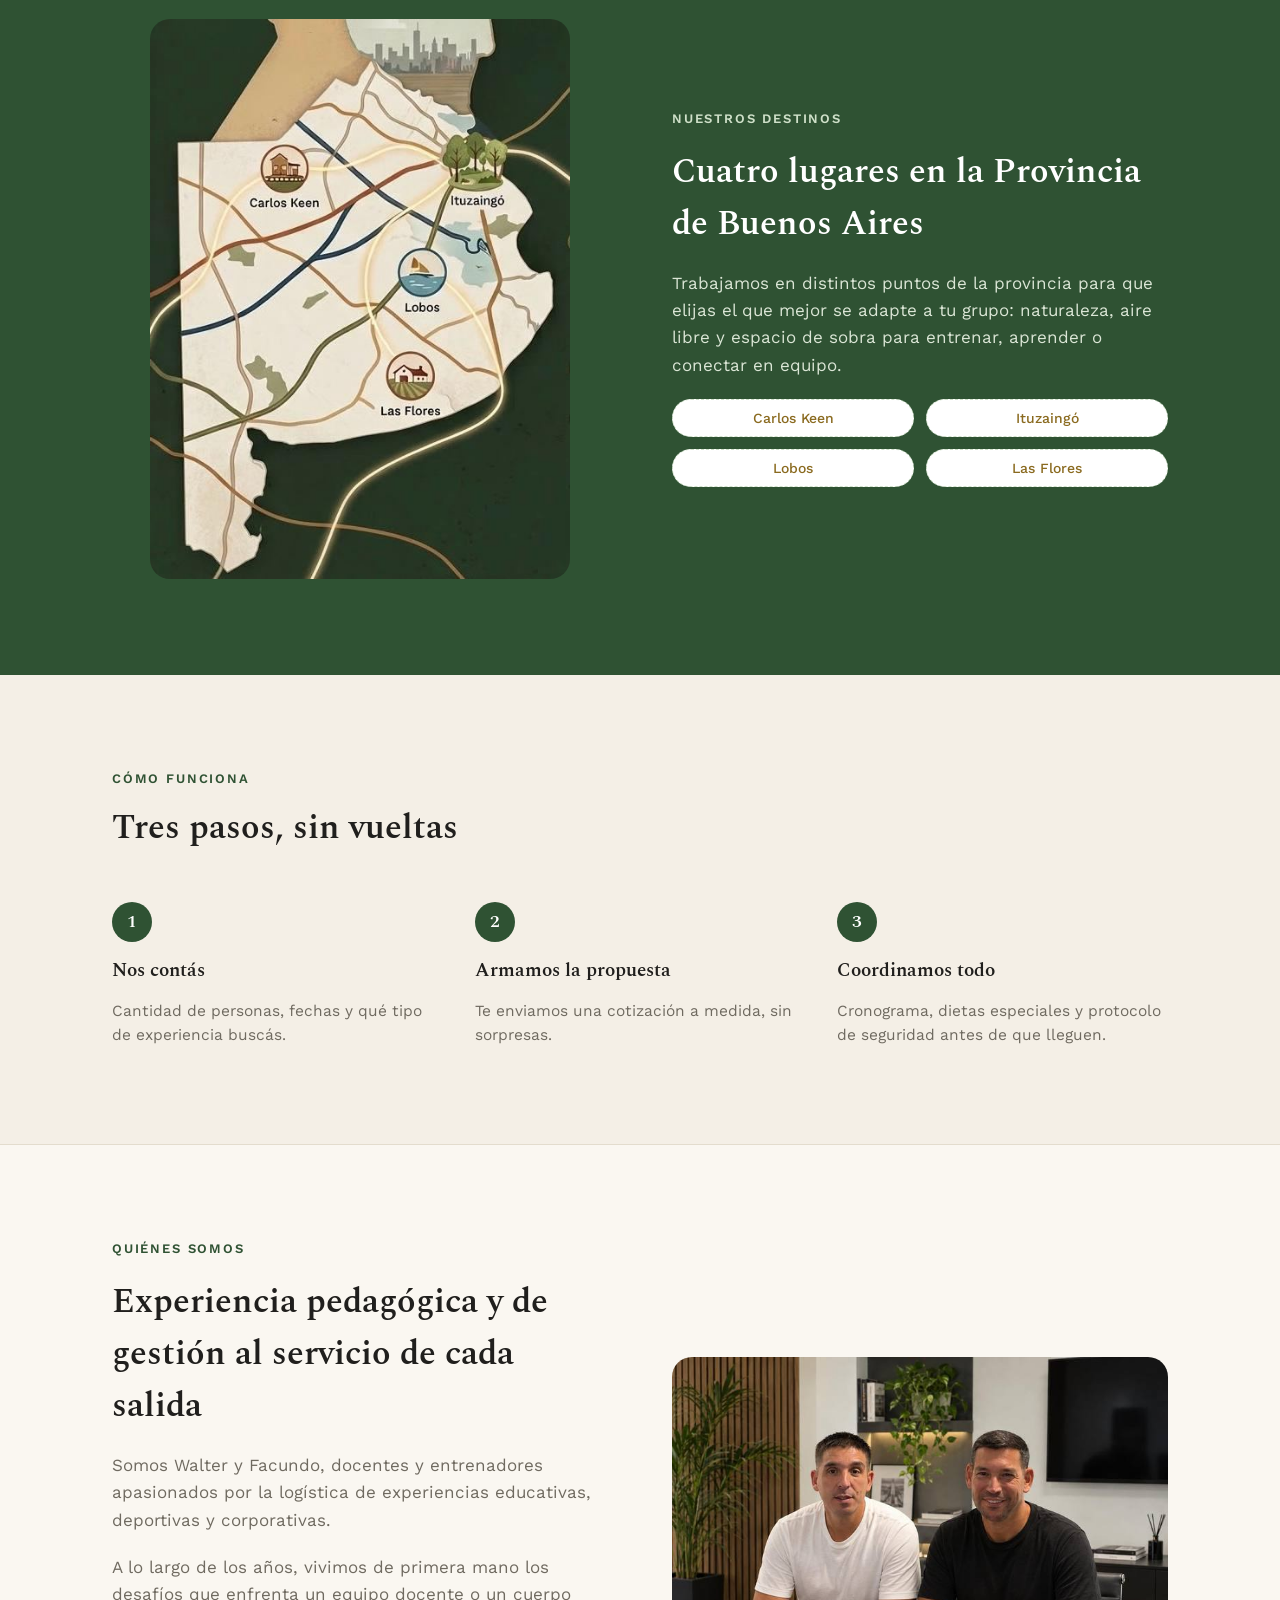
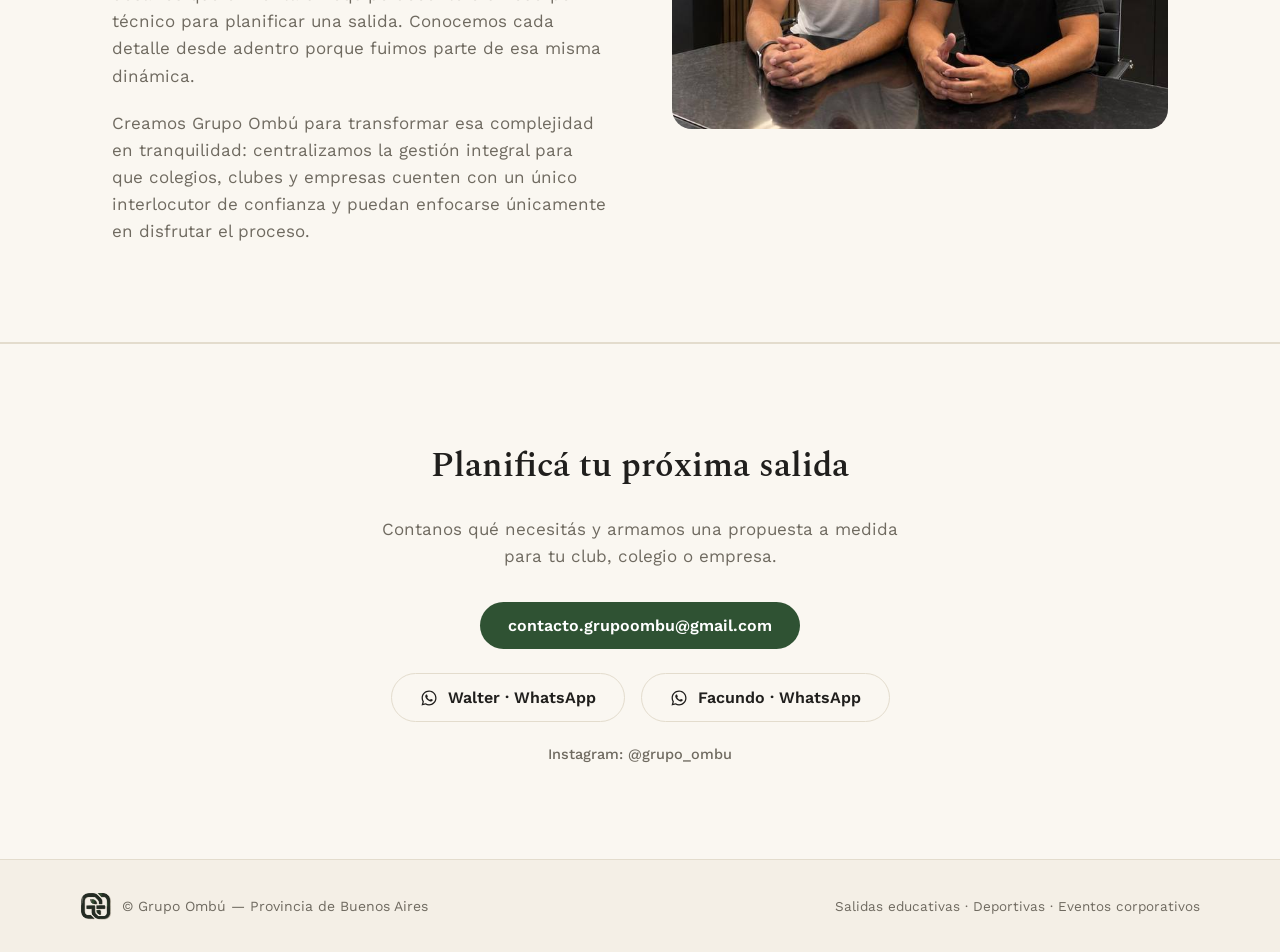
<file: grupo-ombu-standalone_1 (1).html>
<!doctype html>
<html>
<head>
  <meta charset="utf-8">
  
</head>
<body>
<x-dc>
<helmet>
  <link rel="stylesheet" href="https://fonts.googleapis.com/css2?family=Spectral:wght@400;500;600;700&family=Work+Sans:wght@400;500;600;700&display=swap">
  <style>
    :root {
      --ink: #201f1d;
      --green: #2f5233;
      --green-dark: #203a24;
      --green-soft: #e7ede4;
      --cream: #f4efe6;
      --cream-soft: #faf7f1;
      --muted: #6f6a60;
      --line: #e3dccd;
    }
    * { box-sizing: border-box; }
    body { margin: 0; background: var(--cream); color: var(--ink); font-family: 'Work Sans', system-ui, -apple-system, sans-serif; }
    h1, h2, h3 { font-family: 'Spectral', Georgia, serif; margin: 0; font-weight: 600; color: var(--ink); }
    p { margin: 0; line-height: 1.6; }
    a { color: var(--green); text-decoration: none; }
    a:hover { color: var(--green-dark); }
    .container { max-width: 1120px; margin: 0 auto; padding: 0 32px; }
    .btn {
      display: inline-flex; align-items: center; gap: 10px;
      padding: 14px 28px; border-radius: 999px; font-weight: 600; font-size: 16px;
      white-space: nowrap;
    }
    .btn-primary { background: var(--green); color: #fff; }
    .btn-primary:hover { background: var(--green-dark); color: #fff; }
    .btn-ghost { background: transparent; color: var(--ink); border: 1.5px solid var(--line); }
    .btn-ghost:hover { border-color: var(--green); color: var(--green); }
    .pill-note {
      display: inline-flex; align-items: center; gap: 8px;
      padding: 10px 18px; border-radius: 999px; font-size: 14px; font-weight: 500;
      border: 1.5px dashed #c9a24a; color: #8a6a1f; background: #fbf3d9;
    }
    .eyebrow { text-transform: uppercase; letter-spacing: 0.14em; font-size: 13px; font-weight: 600; color: var(--green); }
    section { padding: 96px 0; }
    .card {
      background: var(--cream-soft); border: 1px solid var(--line); border-radius: 20px; padding: 36px;
      display: flex; flex-direction: column; gap: 18px;
    }
    .icon-badge {
      width: 52px; height: 52px; border-radius: 14px; background: var(--green-soft);
      display: flex; align-items: center; justify-content: center; color: var(--green);
    }
    .step-num {
      width: 40px; height: 40px; border-radius: 50%; background: var(--green); color: #fff;
      display: flex; align-items: center; justify-content: center; font-family: 'Spectral', serif; font-weight: 600; font-size: 18px;
      flex-shrink: 0;
    }
  </style>
</helmet>

<!-- ===== HEADER ===== -->
<div style="position: sticky; top: 0; z-index: 20; background: rgba(244,239,230,0.92); backdrop-filter: blur(6px); border-bottom: 1px solid var(--line);">
  <div class="container" style="display: flex; align-items: center; justify-content: space-between; height: 84px; gap: 16px; flex-wrap: wrap;">
    <div style="display: flex; align-items: center; gap: 12px;">
      <img src="[data-uri]" alt="Grupo Ombú" style="height: 44px; width: auto;">
      <span style="font-family: 'Spectral', serif; font-weight: 700; font-size: 20px; letter-spacing: 0.02em;">GRUPO OMBÚ</span>
    </div>
    <div style="display: flex; align-items: center; gap: 28px; flex-wrap: wrap;">
      <a href="#nosotros" style="font-size: 15px; font-weight: 500; color: var(--ink);">Quiénes somos</a>
      <a href="#servicios" style="font-size: 15px; font-weight: 500; color: var(--ink);">Servicios</a>
      <a href="#destino" style="font-size: 15px; font-weight: 500; color: var(--ink);">Destinos</a>
      <a href="#contacto" class="btn btn-primary" style="padding: 10px 22px; font-size: 14px;">Escribinos</a>
    </div>
  </div>
</div>

<!-- ===== HERO ===== -->
<section id="inicio" style="padding-top: 88px; padding-bottom: 88px;">
  <div class="container" style="display: flex; flex-direction: column; align-items: center; text-align: center; gap: 28px;">
    <span class="eyebrow">Salidas educativas · Deportivas · Eventos corporativos</span>
    <h1 style="font-size: 52px; line-height: 1.12; max-width: 620px;">Tu próxima salida, sin complicaciones</h1>
    <p style="font-size: 19px; color: var(--muted); max-width: 620px;">Organizamos la experiencia completa de tu grupo en destinos seleccionados de la Provincia de Buenos Aires. Desde que llegan hasta que se van, nos ocupamos nosotros.</p>
    <div style="display: flex; gap: 16px; flex-wrap: wrap; justify-content: center; margin-top: 8px;">
      <a href="mailto:contacto.grupoombu@gmail.com" class="btn btn-primary">
        <svg width="18" height="18" viewBox="0 0 24 24" fill="none" stroke="currentColor" stroke-width="2" stroke-linecap="round" stroke-linejoin="round"><path d="M4 4h16v16H4z" opacity="0"/><path d="M22 6l-10 7L2 6"/><path d="M2 6h20v12H2z"/></svg>
        Escribinos por mail
      </a>
    </div>
  </div>
</section>

<!-- ===== SERVICIOS ===== -->
<section id="servicios">
  <div class="container" style="display: flex; flex-direction: column; gap: 48px;">
    <div style="display: flex; flex-direction: column; gap: 16px; max-width: 640px;">
      <span class="eyebrow">Qué ofrecemos</span>
      <h2 style="font-size: 34px;">Una propuesta para cada tipo de grupo</h2>
      <p style="color: var(--muted); font-size: 17px;">Conocemos el rubro desde adentro: sabemos qué necesita un colegio, un club o una empresa antes de salir con su grupo. Por eso, para cada uno elegimos entre nuestros destinos el que mejor se adapta y armamos el servicio a medida.</p>
    </div>
    <div style="display: grid; grid-template-columns: repeat(3, minmax(0, 1fr)); gap: 28px;">

      <div class="card">
        <div class="icon-badge">
          <svg width="26" height="26" viewBox="0 0 24 24" fill="none" stroke="currentColor" stroke-width="1.8" stroke-linecap="round" stroke-linejoin="round"><path d="M6 7V5a2 2 0 0 1 2-2h8a2 2 0 0 1 2 2v2"/><rect x="4" y="7" width="16" height="14" rx="2"/><path d="M9 12h6M9 16h6"/></svg>
        </div>
        <h3 style="font-size: 21px;">Salidas educativas</h3>
        <p style="color: var(--ink); font-size: 15px; font-weight: 600;">Sabemos qué necesita un colegio antes de salir con un curso: coordinamos cada detalle con foco pedagógico y seguridad.</p>
        <p style="color: var(--muted); font-size: 15.5px;">Campamentos, jornadas docentes, viajes didácticos.</p>
      </div>

      <div class="card">
        <div class="icon-badge">
          <svg width="26" height="26" viewBox="0 0 24 24" fill="none" stroke="currentColor" stroke-width="1.8" stroke-linecap="round" stroke-linejoin="round"><circle cx="12" cy="12" r="9"/><path d="M12 3v3M12 18v3M3 12h3M18 12h3M6.5 6.5l2 2M15.5 15.5l2 2M6.5 17.5l2-2M15.5 8.5l2-2"/></svg>
        </div>
        <h3 style="font-size: 21px;">Giras deportivas</h3>
        <p style="color: var(--ink); font-size: 15px; font-weight: 600;">Sabemos qué necesita un cuerpo técnico antes de una gira: elegimos el destino según la disciplina y la exigencia del plantel.</p>
        <p style="color: var(--muted); font-size: 15.5px;">Pretemporadas, giras de cierre de año, jornadas de entrenamiento.</p>
      </div>

      <div class="card">
        <div class="icon-badge">
          <svg width="26" height="26" viewBox="0 0 24 24" fill="none" stroke="currentColor" stroke-width="1.8" stroke-linecap="round" stroke-linejoin="round"><rect x="3" y="4" width="18" height="17" rx="2"/><path d="M3 9h18M8 2v4M16 2v4"/><circle cx="12" cy="14.5" r="2.2"/></svg>
        </div>
        <h3 style="font-size: 21px;">Eventos corporativos</h3>
        <p style="color: var(--ink); font-size: 15px; font-weight: 600;">Coordinamos cada detalle para que la empresa solo se ocupe de disfrutar: elegimos el lugar ideal según el objetivo del evento.</p>
        <p style="color: var(--muted); font-size: 15.5px;">Jornadas de team building, festejos, cierres de año.</p>
      </div>

    </div>
    <p style="color: var(--muted); font-size: 14.5px;">El traslado hacia/desde el destino corre por cuenta de cada grupo en las tres propuestas.</p>
  </div>
</section>

<!-- ===== DESTINO ===== -->
<section id="destino" style="background: var(--green); color: #fff;">
  <div class="container" style="display: grid; grid-template-columns: minmax(0,1fr) minmax(0,1fr); gap: 64px; align-items: center;">
    <div style="border-radius: 20px; overflow: hidden; aspect-ratio: 485/646; max-width: 420px; margin: 0 auto; width: 100%;">
      <img src="[data-uri]" alt="Mapa de los destinos de Grupo Ombú en la Provincia de Buenos Aires: Carlos Keen, Ituzaingó, Lobos y Las Flores" style="width: 100%; height: 100%; object-fit: contain; display: block;">
    </div>
    <div style="display: flex; flex-direction: column; gap: 20px;">
      <span class="eyebrow" style="color: #cfe0c9;">Nuestros destinos</span>
      <h2 style="font-size: 34px; color: #fff;">Cuatro lugares en la Provincia de Buenos Aires</h2>
      <p style="font-size: 17px; color: #dbe6d6;">Trabajamos en distintos puntos de la provincia para que elijas el que mejor se adapte a tu grupo: naturaleza, aire libre y espacio de sobra para entrenar, aprender o conectar en equipo.</p>
      <div style="display: grid; grid-template-columns: repeat(2, minmax(0,1fr)); gap: 12px;">
        <span class="pill-note" style="background: #fff; border-color: #cfe0c9; justify-content: center;">Carlos Keen</span>
        <span class="pill-note" style="background: #fff; border-color: #cfe0c9; justify-content: center;">Ituzaingó</span>
        <span class="pill-note" style="background: #fff; border-color: #cfe0c9; justify-content: center;">Lobos</span>
        <span class="pill-note" style="background: #fff; border-color: #cfe0c9; justify-content: center;">Las Flores</span>
      </div>
    </div>
  </div>
</section>

<!-- ===== COMO FUNCIONA ===== -->
<section id="como-funciona">
  <div class="container" style="display: flex; flex-direction: column; gap: 48px;">
    <div style="display: flex; flex-direction: column; gap: 16px; max-width: 640px;">
      <span class="eyebrow">Cómo funciona</span>
      <h2 style="font-size: 34px;">Tres pasos, sin vueltas</h2>
    </div>
    <div style="display: grid; grid-template-columns: repeat(3, minmax(0,1fr)); gap: 32px;">
      <div style="display: flex; flex-direction: column; gap: 14px;">
        <div class="step-num">1</div>
        <h3 style="font-size: 19px;">Nos contás</h3>
        <p style="color: var(--muted); font-size: 15.5px;">Cantidad de personas, fechas y qué tipo de experiencia buscás.</p>
      </div>
      <div style="display: flex; flex-direction: column; gap: 14px;">
        <div class="step-num">2</div>
        <h3 style="font-size: 19px;">Armamos la propuesta</h3>
        <p style="color: var(--muted); font-size: 15.5px;">Te enviamos una cotización a medida, sin sorpresas.</p>
      </div>
      <div style="display: flex; flex-direction: column; gap: 14px;">
        <div class="step-num">3</div>
        <h3 style="font-size: 19px;">Coordinamos todo</h3>
        <p style="color: var(--muted); font-size: 15.5px;">Cronograma, dietas especiales y protocolo de seguridad antes de que lleguen.</p>
      </div>
    </div>
  </div>
</section>

<!-- ===== QUIENES SOMOS ===== -->
<section id="nosotros" style="background: var(--cream-soft); border-top: 1px solid var(--line); border-bottom: 1px solid var(--line);">
  <div class="container" style="display: grid; grid-template-columns: repeat(2, minmax(0, 1fr)); gap: 64px; align-items: center;">
    <div style="display: flex; flex-direction: column; gap: 20px;">
      <span class="eyebrow">Quiénes somos</span>
      <h2 style="font-size: 34px;">Experiencia pedagógica y de gestión al servicio de cada salida</h2>
      <p style="font-size: 17px; color: var(--muted);">Somos Walter y Facundo, docentes y entrenadores apasionados por la logística de experiencias educativas, deportivas y corporativas.</p>
      <p style="font-size: 17px; color: var(--muted);">A lo largo de los años, vivimos de primera mano los desafíos que enfrenta un equipo docente o un cuerpo técnico para planificar una salida. Conocemos cada detalle desde adentro porque fuimos parte de esa misma dinámica.</p>
      <p style="font-size: 17px; color: var(--muted);">Creamos Grupo Ombú para transformar esa complejidad en tranquilidad: centralizamos la gestión integral para que colegios, clubes y empresas cuenten con un único interlocutor de confianza y puedan enfocarse únicamente en disfrutar el proceso.</p>
    </div>
    <div style="aspect-ratio: 4/3; border-radius: 20px; overflow: hidden;">
      <img src="[data-uri]" alt="Walter y Facundo, fundadores de Grupo Ombú" style="width: 100%; height: 100%; object-fit: cover; display: block;">
    </div>
  </div>
</section>

<!-- ===== CONTACTO ===== -->
<section id="contacto" style="background: var(--cream-soft); border-top: 1px solid var(--line);">
  <div class="container" style="display: flex; flex-direction: column; align-items: center; text-align: center; gap: 24px;">
    <h2 style="font-size: 34px; max-width: 560px;">Planificá tu próxima salida</h2>
    <p style="font-size: 17px; color: var(--muted); max-width: 520px;">Contanos qué necesitás y armamos una propuesta a medida para tu club, colegio o empresa.</p>
    <div style="display: flex; gap: 16px; flex-wrap: wrap; justify-content: center; margin-top: 8px;">
      <a href="mailto:contacto.grupoombu@gmail.com" class="btn btn-primary">contacto.grupoombu@gmail.com</a>
    </div>
    <div style="display: flex; gap: 16px; flex-wrap: wrap; justify-content: center;">
      <a href="https://wa.me/5491169625784" target="_blank" rel="noopener" class="btn btn-ghost">
        <svg width="18" height="18" viewBox="0 0 24 24" fill="currentColor"><path d="M12.04 2c-5.5 0-9.96 4.46-9.96 9.96 0 1.76.46 3.48 1.33 5L2 22l5.2-1.36a9.94 9.94 0 0 0 4.84 1.23h.01c5.5 0 9.96-4.46 9.96-9.96S17.54 2 12.04 2zm0 18.2h-.01a8.2 8.2 0 0 1-4.18-1.15l-.3-.18-3.09.81.82-3-.2-.31a8.22 8.22 0 0 1-1.26-4.4c0-4.55 3.7-8.25 8.25-8.25 2.2 0 4.27.86 5.83 2.42a8.2 8.2 0 0 1 2.42 5.83c0 4.55-3.7 8.24-8.28 8.24zm4.52-6.16c-.25-.12-1.47-.72-1.7-.81-.23-.08-.39-.12-.56.12-.17.25-.64.81-.78.97-.14.17-.29.19-.54.06-.25-.12-1.04-.38-1.98-1.22-.73-.65-1.22-1.46-1.37-1.7-.14-.25-.02-.38.11-.5.11-.11.25-.29.37-.43.12-.14.16-.25.25-.41.08-.17.04-.31-.02-.43-.06-.12-.56-1.35-.77-1.85-.2-.48-.41-.42-.56-.43h-.48c-.17 0-.43.06-.66.31-.23.25-.86.84-.86 2.05s.88 2.38 1 2.55c.12.17 1.73 2.64 4.2 3.7.59.25 1.05.4 1.41.52.59.19 1.13.16 1.55.1.47-.07 1.47-.6 1.68-1.18.21-.58.21-1.08.15-1.18-.06-.1-.23-.16-.48-.29z"/></svg>
        Walter · WhatsApp
      </a>
      <a href="https://wa.me/5491169625784" target="_blank" rel="noopener" class="btn btn-ghost">
        <svg width="18" height="18" viewBox="0 0 24 24" fill="currentColor"><path d="M12.04 2c-5.5 0-9.96 4.46-9.96 9.96 0 1.76.46 3.48 1.33 5L2 22l5.2-1.36a9.94 9.94 0 0 0 4.84 1.23h.01c5.5 0 9.96-4.46 9.96-9.96S17.54 2 12.04 2zm0 18.2h-.01a8.2 8.2 0 0 1-4.18-1.15l-.3-.18-3.09.81.82-3-.2-.31a8.22 8.22 0 0 1-1.26-4.4c0-4.55 3.7-8.25 8.25-8.25 2.2 0 4.27.86 5.83 2.42a8.2 8.2 0 0 1 2.42 5.83c0 4.55-3.7 8.24-8.28 8.24zm4.52-6.16c-.25-.12-1.47-.72-1.7-.81-.23-.08-.39-.12-.56.12-.17.25-.64.81-.78.97-.14.17-.29.19-.54.06-.25-.12-1.04-.38-1.98-1.22-.73-.65-1.22-1.46-1.37-1.7-.14-.25-.02-.38.11-.5.11-.11.25-.29.37-.43.12-.14.16-.25.25-.41.08-.17.04-.31-.02-.43-.06-.12-.56-1.35-.77-1.85-.2-.48-.41-.42-.56-.43h-.48c-.17 0-.43.06-.66.31-.23.25-.86.84-.86 2.05s.88 2.38 1 2.55c.12.17 1.73 2.64 4.2 3.7.59.25 1.05.4 1.41.52.59.19 1.13.16 1.55.1.47-.07 1.47-.6 1.68-1.18.21-.58.21-1.08.15-1.18-.06-.1-.23-.16-.48-.29z"/></svg>
        Facundo · WhatsApp
      </a>
    </div>
    <a href="https://www.instagram.com/grupo_ombu/" target="_blank" rel="noopener" style="font-size: 14.5px; color: var(--muted); font-weight: 500;">Instagram: @grupo_ombu</a>
  </div>
</section>

<!-- ===== FOOTER ===== -->
<div style="border-top: 1px solid var(--line);">
  <div class="container" style="display: flex; align-items: center; justify-content: space-between; padding: 32px 0; flex-wrap: wrap; gap: 16px;">
    <div style="display: flex; align-items: center; gap: 10px;">
      <img src="[data-uri]" alt="Grupo Ombú" style="height: 28px; width: auto;">
      <span style="font-size: 14px; color: var(--muted);">© Grupo Ombú — Provincia de Buenos Aires</span>
    </div>
    <span style="font-size: 13.5px; color: var(--muted);">Salidas educativas · Deportivas · Eventos corporativos</span>
  </div>
</div>

</x-dc>
</body>
</html>
</file>
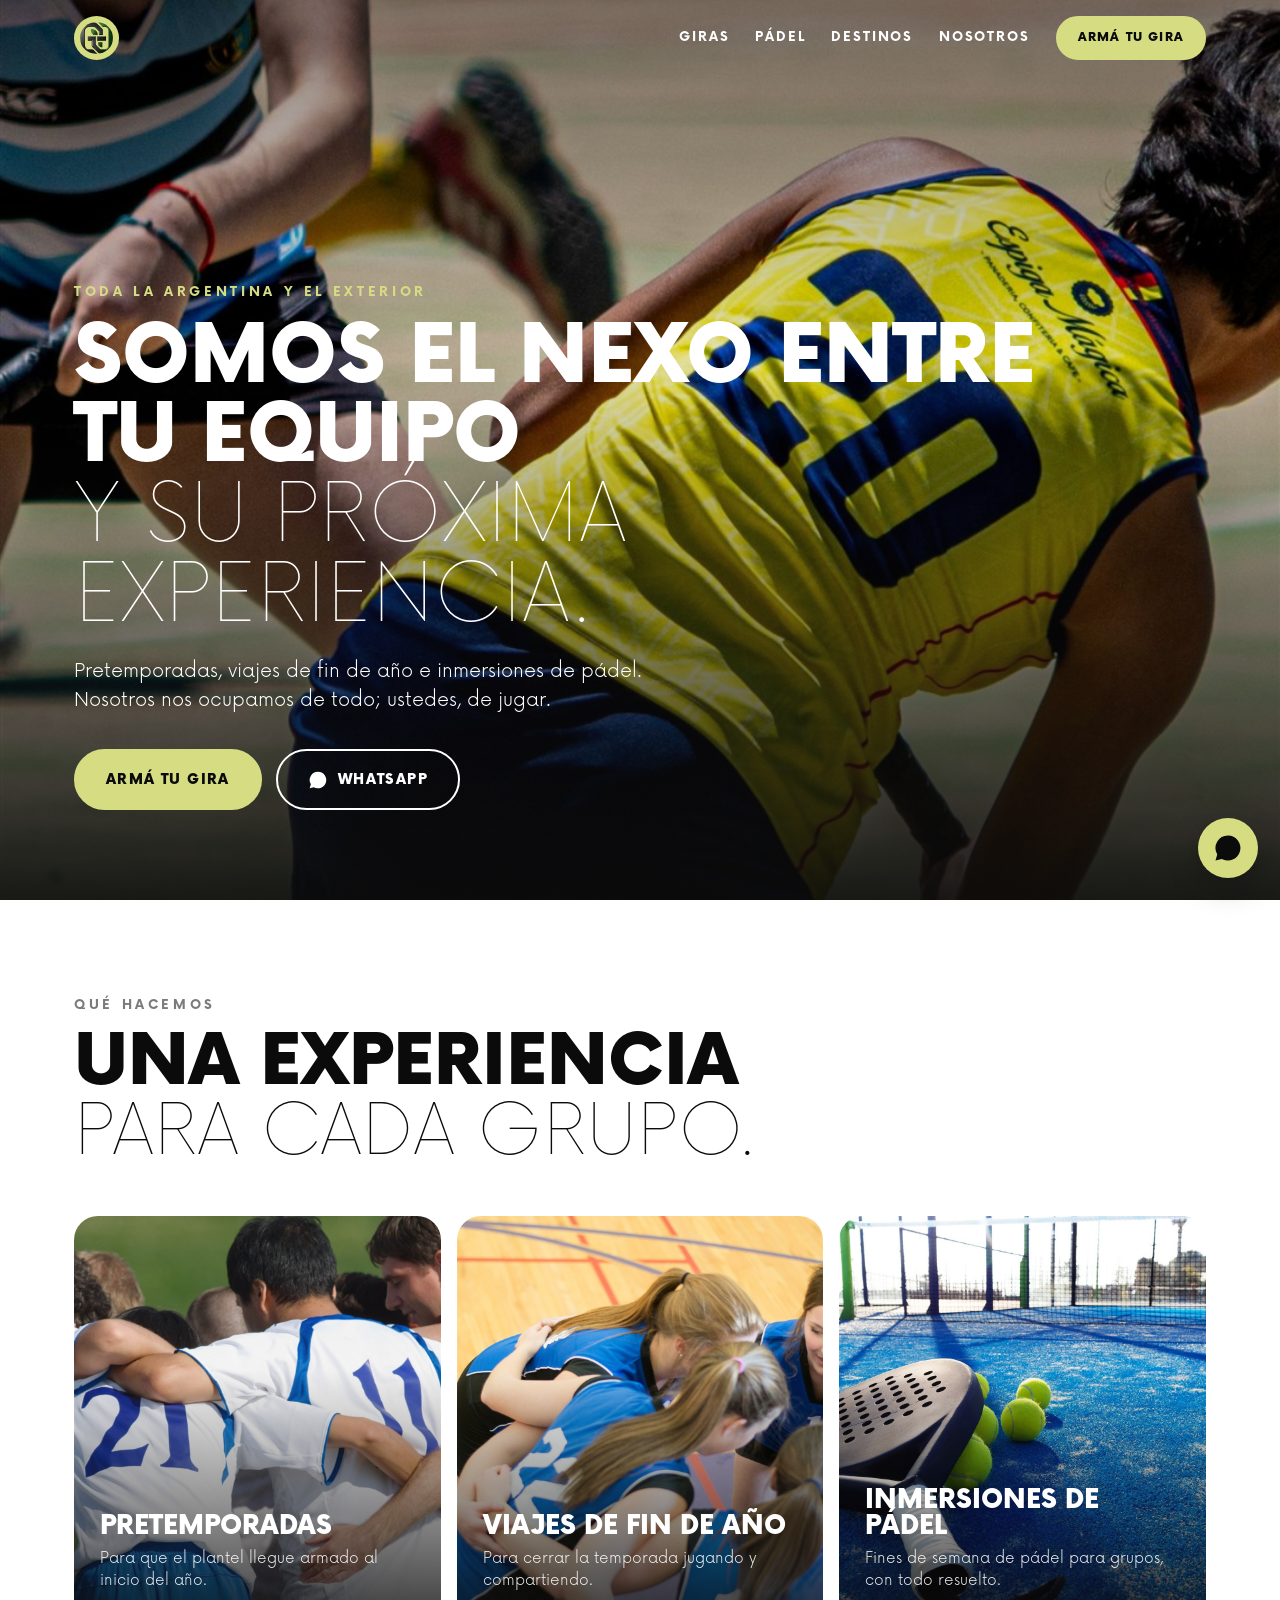
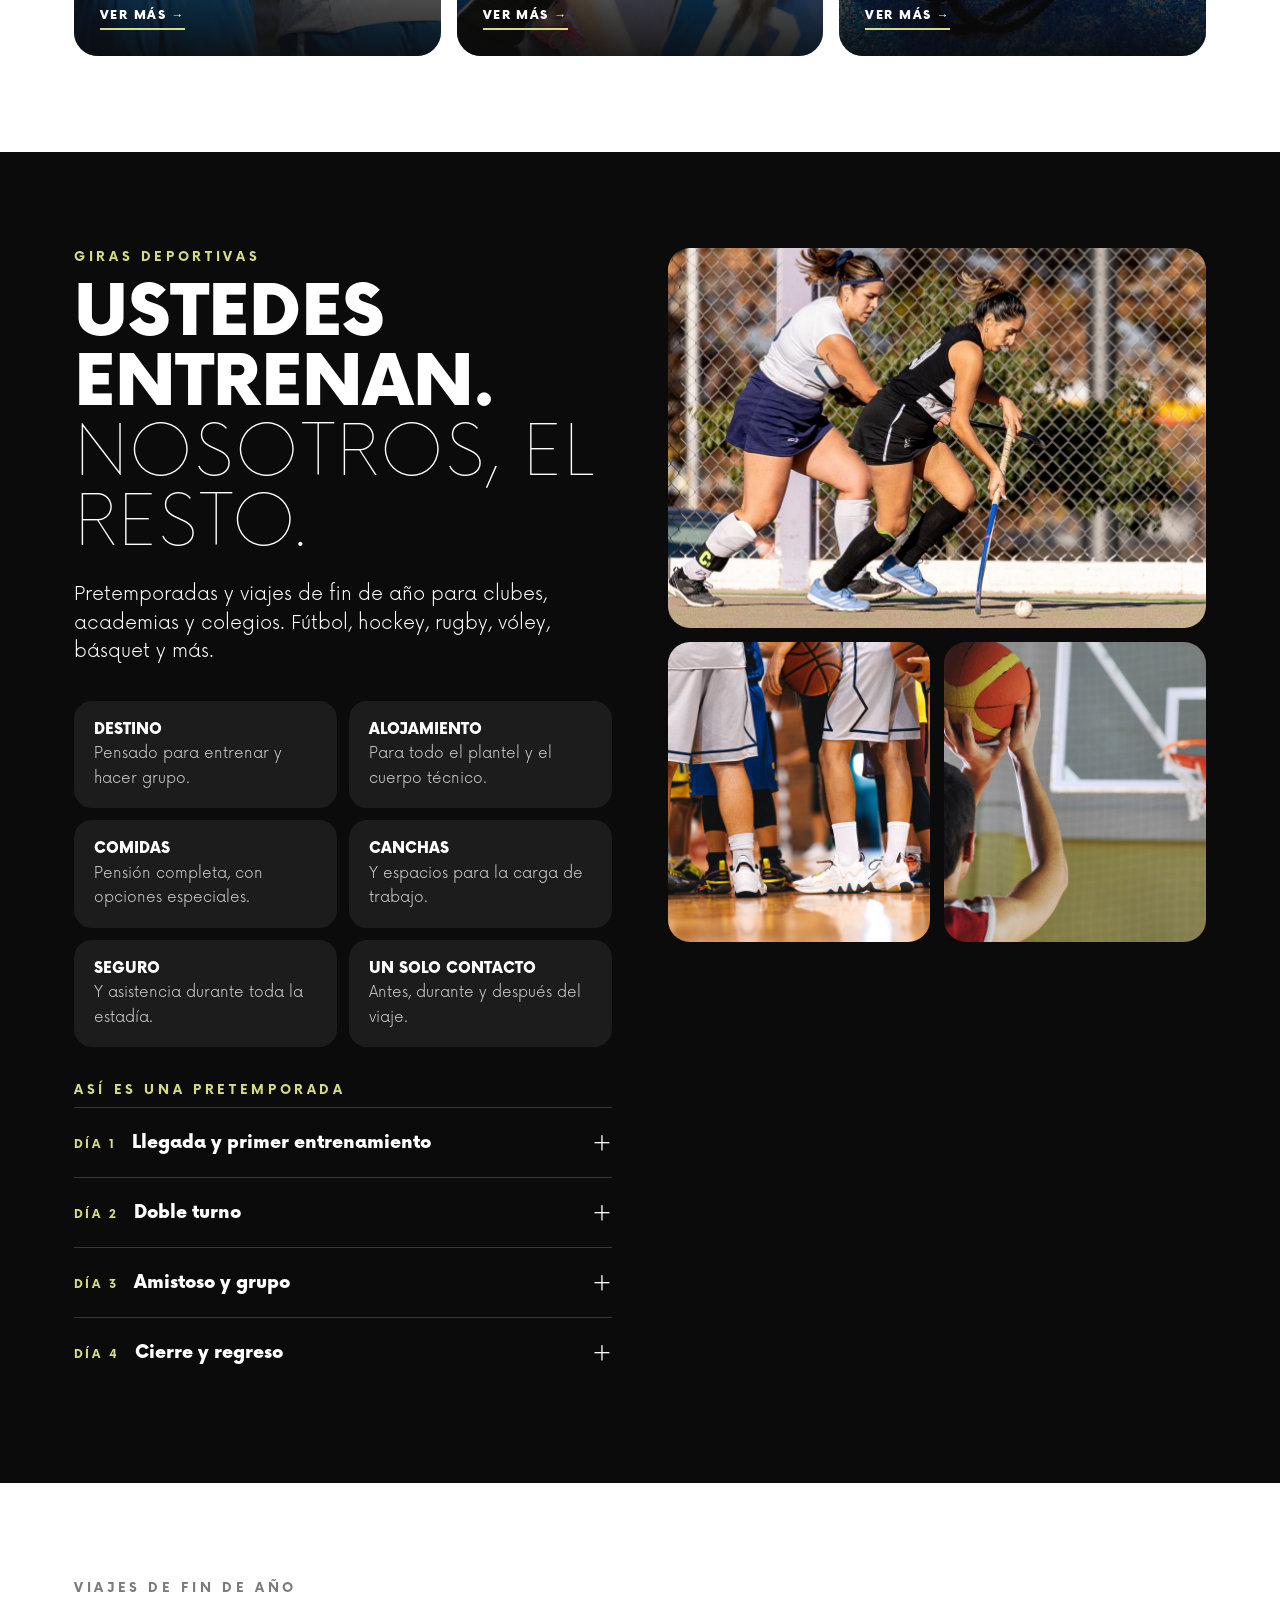
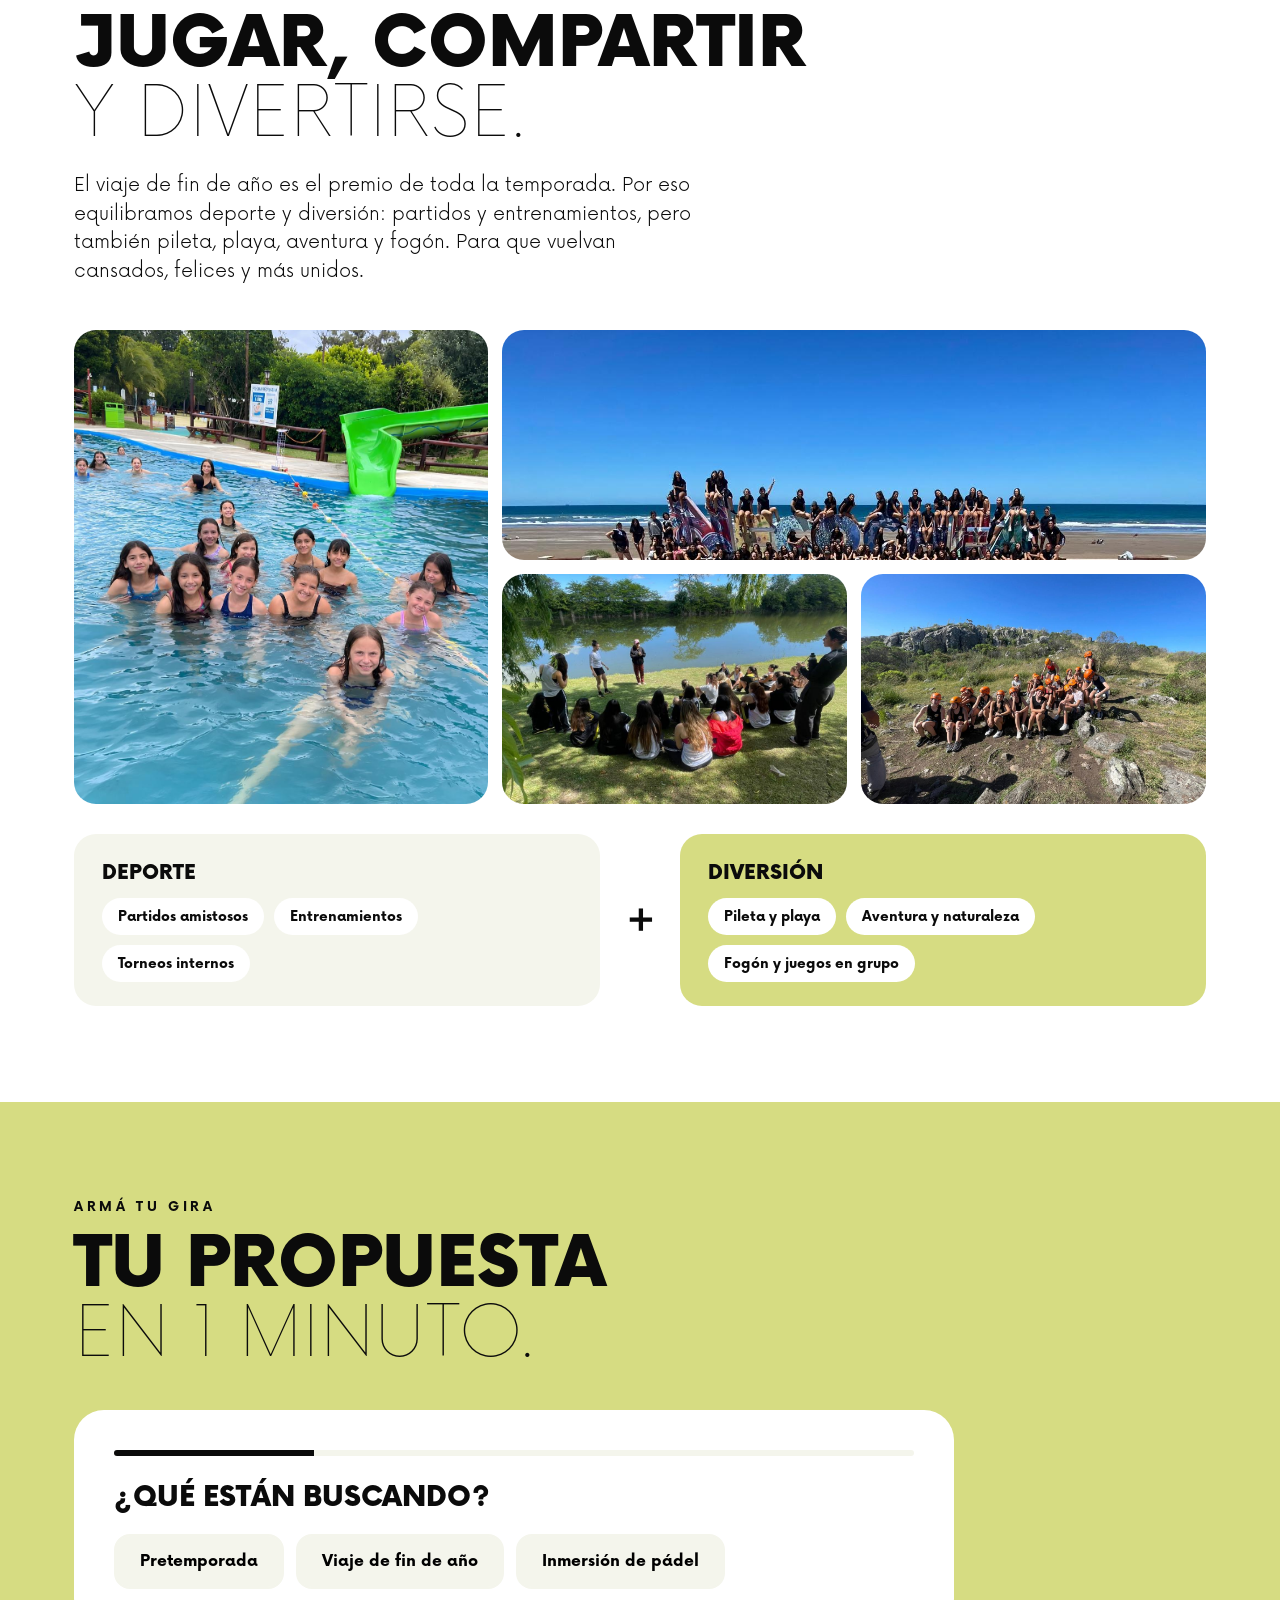
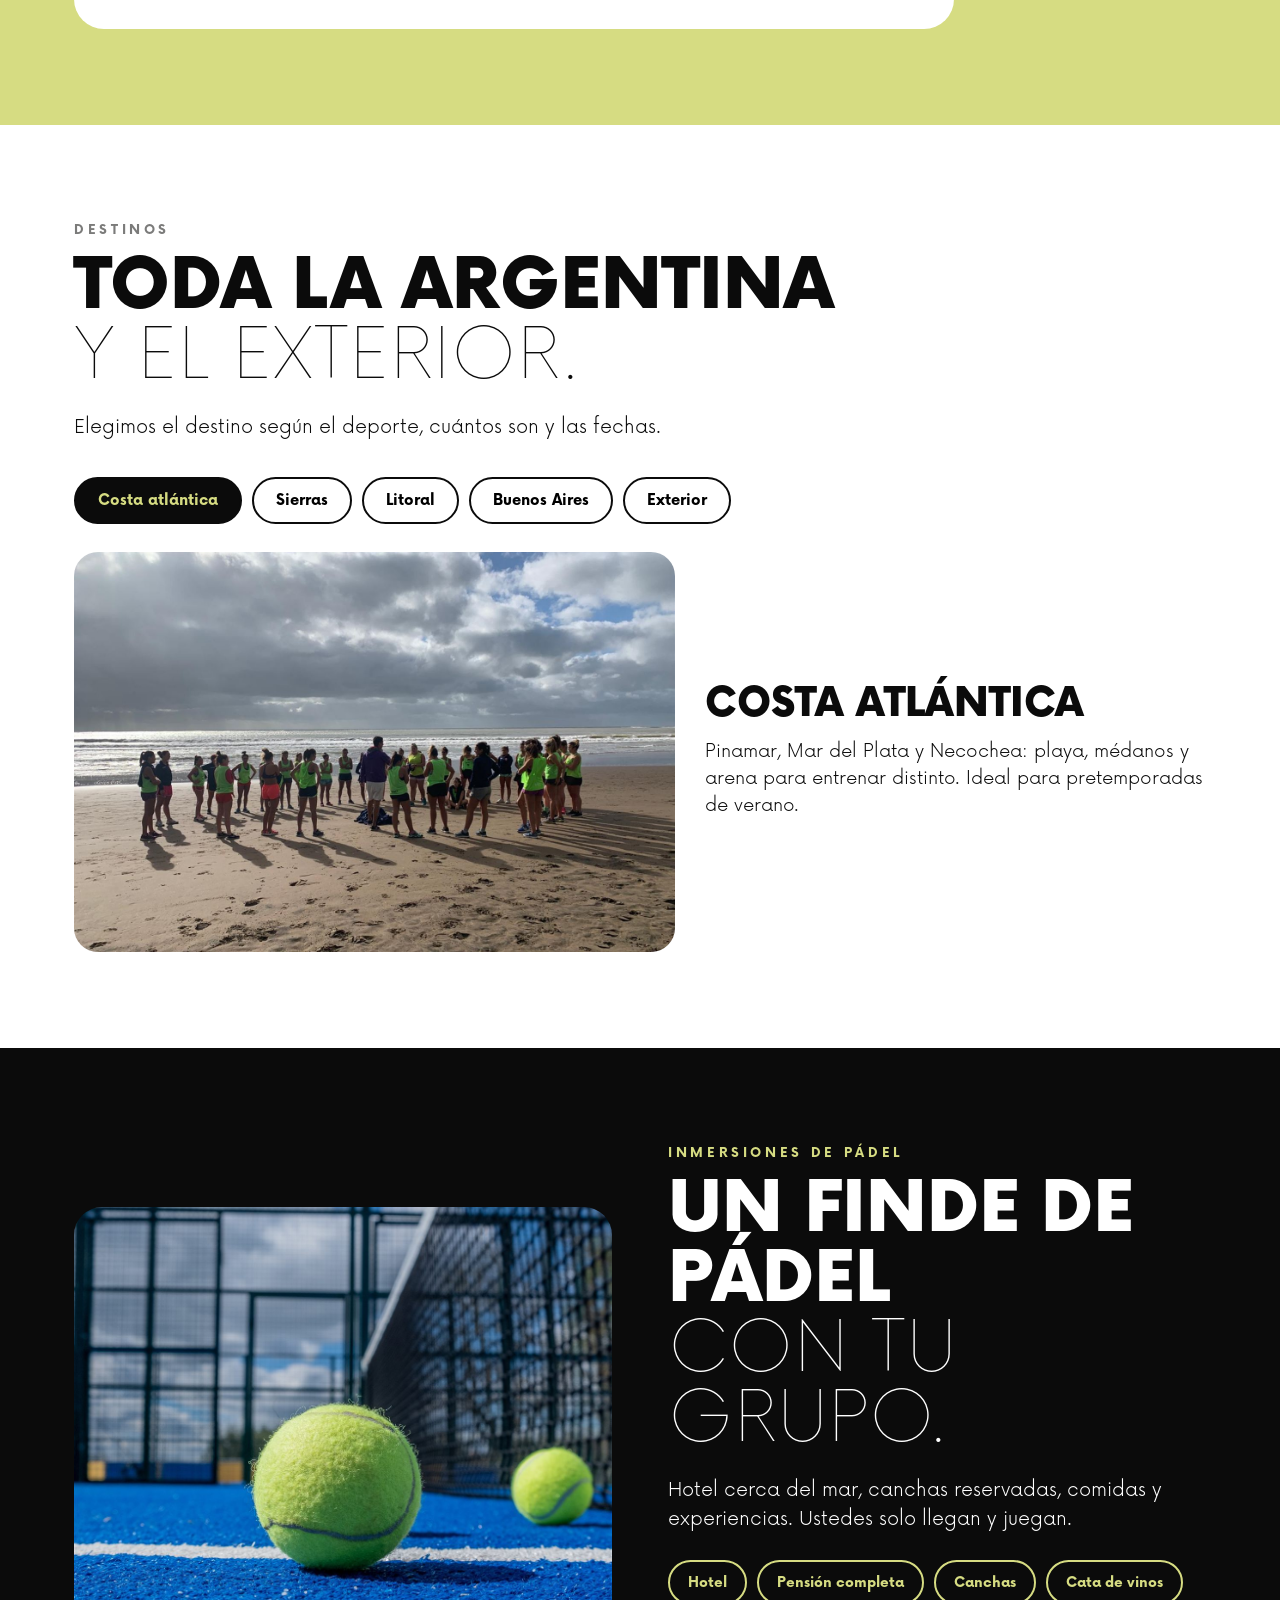
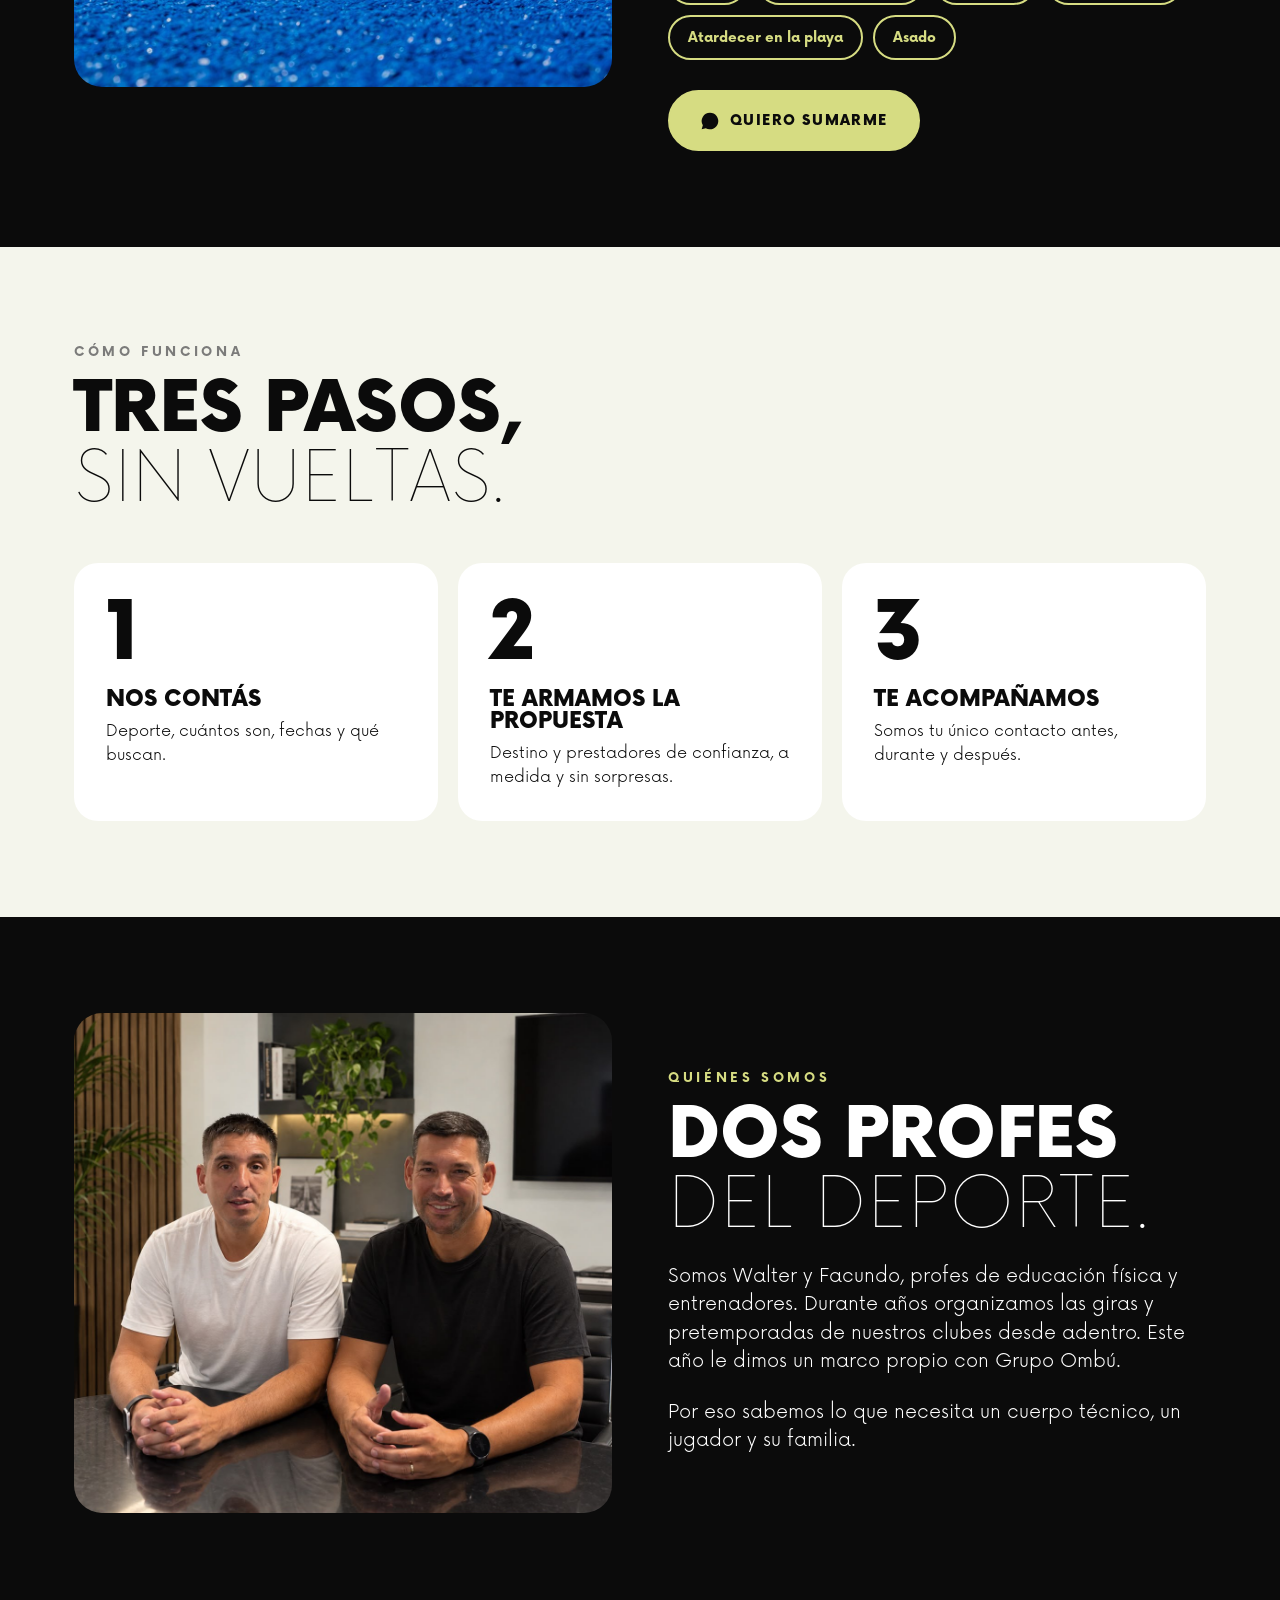
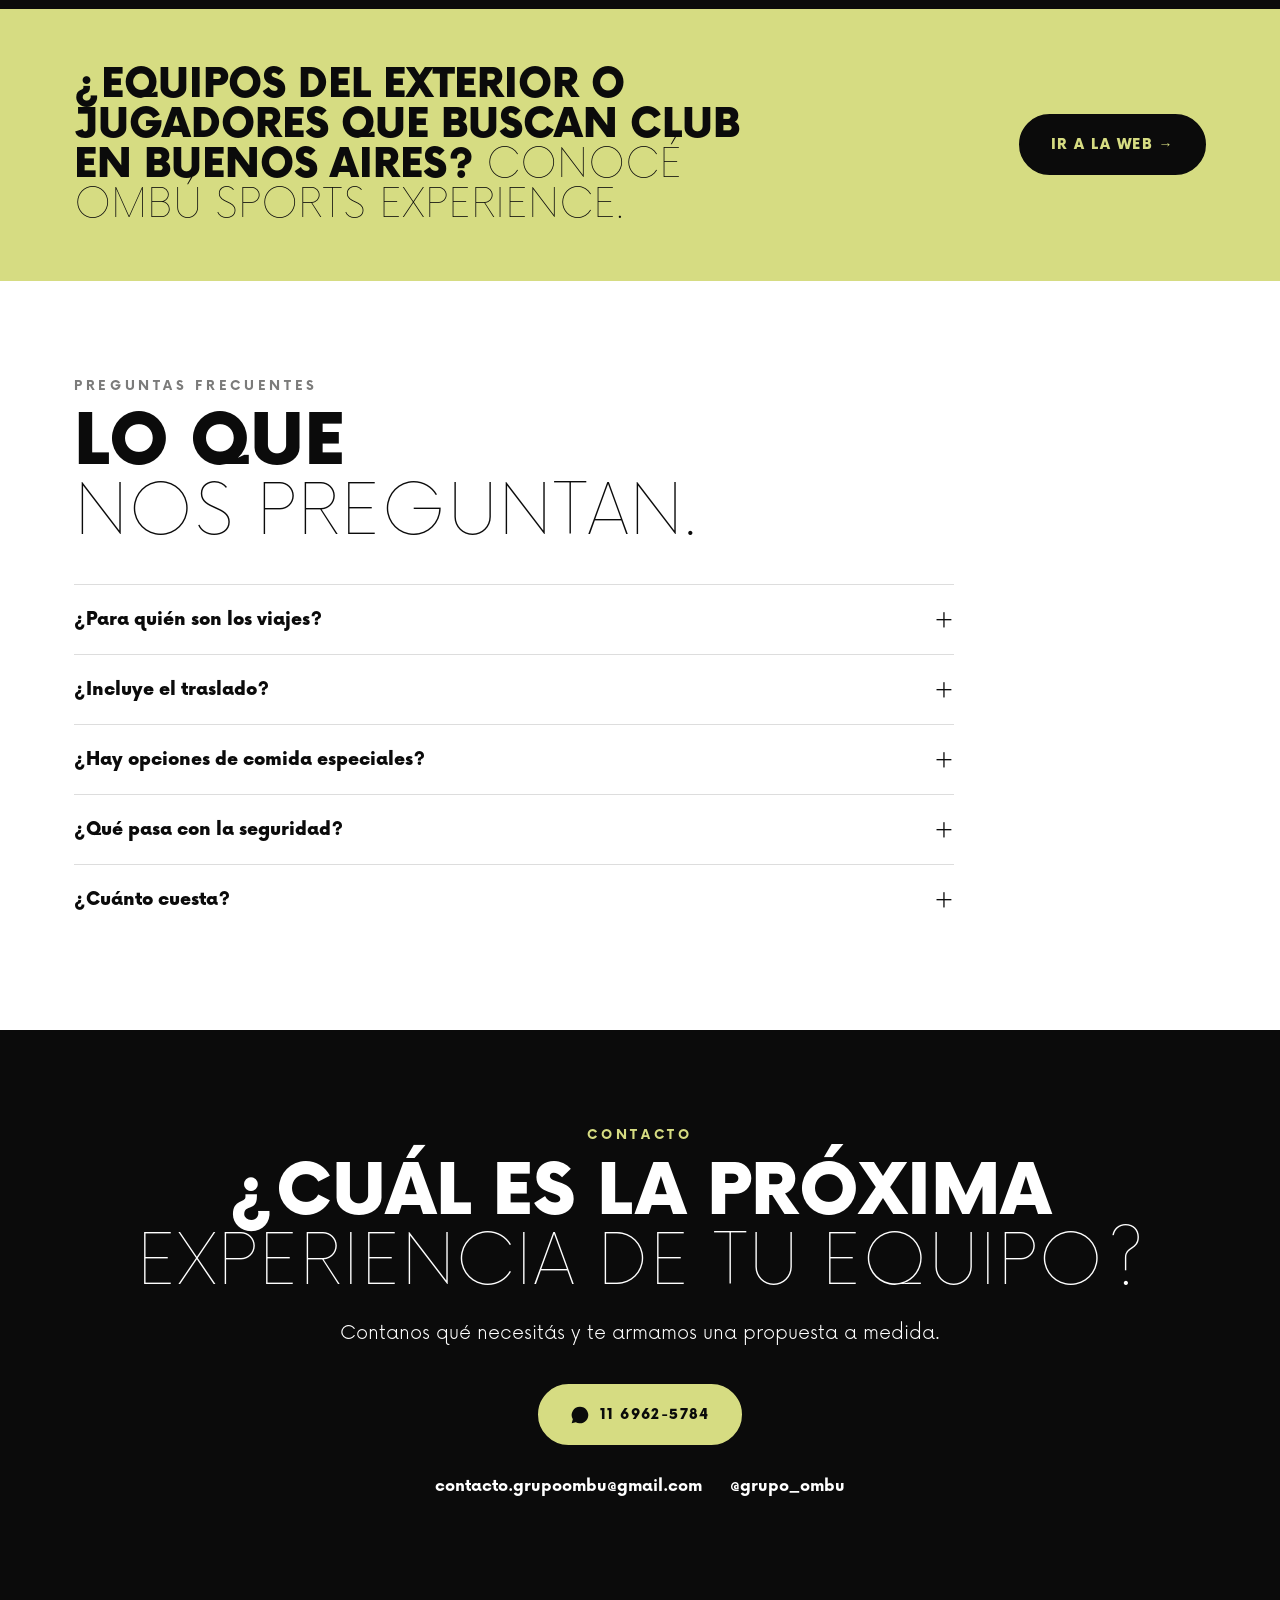
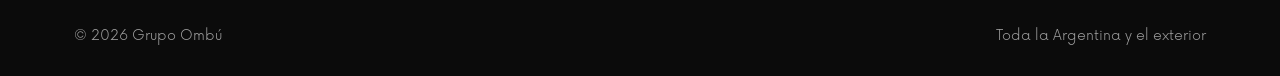
<file: nueva.html>
<!doctype html>
<html lang="es">
<head>
<meta charset="utf-8">
<meta name="viewport" content="width=device-width, initial-scale=1">
<title>Grupo Ombú · Giras deportivas, pretemporadas y viajes en grupo</title>
<meta name="description" content="Pretemporadas, viajes de fin de año e inmersiones de pádel. Somos el nexo entre tu equipo y su próxima experiencia.">
<link rel="icon" href="img/favicon.png">
<style>
  @font-face { font-family: 'Now'; src: url(fonts/Now-Thin.otf); font-weight: 100; font-display: swap; }
  @font-face { font-family: 'Now'; src: url(fonts/Now-Light.otf); font-weight: 300; font-display: swap; }
  @font-face { font-family: 'Now'; src: url(fonts/Now-Bold.otf); font-weight: 700; font-display: swap; }
  @font-face { font-family: 'Now'; src: url(fonts/Now-Black.otf); font-weight: 900; font-display: swap; }
  :root { --lima: #d6dc82; --negro: #0b0b0b; --blanco: #fff; --gris: #7b7b7a; --suave: #f4f5ec; }
  * { box-sizing: border-box; margin: 0; padding: 0; }
  html { scroll-behavior: smooth; }
  body { font-family: 'Now', Arial, sans-serif; color: var(--negro); background: var(--blanco); font-weight: 300; line-height: 1.5; }
  a { color: inherit; text-decoration: none; }
  img { display: block; max-width: 100%; }
  .wrap { max-width: 1180px; margin: 0 auto; padding: 0 24px; }
  .k { font-size: 13px; font-weight: 700; letter-spacing: .28em; text-transform: uppercase; color: var(--gris); }
  .dark .k, .hero .k { color: var(--lima); }
  .lima-bg .k { color: var(--negro); opacity: .6; }
  h1, h2, h3 { font-weight: 900; line-height: 1; text-transform: uppercase; }
  h2 { font-size: clamp(36px, 6vw, 70px); margin-top: 12px; }
  .thin { font-weight: 100; display: block; }
  section { padding: 96px 0; }
  .dark { background: var(--negro); color: var(--blanco); }
  .lima-bg { background: var(--lima); }
  .suave { background: var(--suave); }
  .lead { font-size: 19px; max-width: 640px; margin-top: 22px; }
  .btn { display: inline-flex; align-items: center; gap: 10px; font-weight: 900; text-transform: uppercase; letter-spacing: .1em; font-size: 14px; padding: 18px 30px; border-radius: 99px; border: 2px solid currentColor; cursor: pointer; background: none; font-family: inherit; color: inherit; }
  .btn.fill { background: var(--lima); border-color: var(--lima); color: var(--negro); }
  .btn.black { background: var(--negro); border-color: var(--negro); color: var(--lima); }
  .btn svg { width: 20px; height: 20px; fill: currentColor; }

  nav { position: fixed; top: 0; left: 0; right: 0; z-index: 50; transition: background .3s; }
  nav.scrolled { background: rgba(11,11,11,.92); backdrop-filter: blur(8px); }
  nav .wrap { display: flex; align-items: center; justify-content: space-between; height: 76px; color: #fff; }
  nav .logo { height: 44px; background: var(--lima); border-radius: 50%; padding: 6px; }
  .links { display: flex; gap: 26px; align-items: center; font-size: 13px; font-weight: 700; letter-spacing: .14em; text-transform: uppercase; }
  .links .btn { padding: 11px 20px; font-size: 12px; }

  .hero { position: relative; min-height: 100vh; display: flex; align-items: flex-end; color: #fff; padding: 0; }
  .hero .bg { position: absolute; inset: 0; background: url(img/nueva/hockey.jpg) center 35% / cover; }
  .hero .bg::after { content: ""; position: absolute; inset: 0; background: linear-gradient(rgba(0,0,0,.45), rgba(0,0,0,.1) 40%, rgba(11,11,11,.92)); }
  .hero .wrap { position: relative; padding-bottom: 90px; width: 100%; }
  .hero h1 { font-size: clamp(40px, 6.2vw, 88px); max-width: 1000px; margin-top: 16px; }
  .hero .ctas { display: flex; gap: 14px; flex-wrap: wrap; margin-top: 34px; }

  .cards4 { display: grid; grid-template-columns: repeat(3, 1fr); gap: 16px; margin-top: 48px; }
  .card { position: relative; min-height: 440px; border-radius: 24px; overflow: hidden; color: #fff; display: flex; align-items: flex-end; padding: 26px; }
  .card img { position: absolute; inset: 0; width: 100%; height: 100%; object-fit: cover; transition: transform .6s; }
  .card:hover img { transform: scale(1.06); }
  .card::after { content: ""; position: absolute; inset: 0; background: linear-gradient(transparent 35%, rgba(11,11,11,.9)); }
  .card > div { position: relative; z-index: 1; }
  .card h3 { font-size: 26px; }
  .card p { font-size: 15px; margin-top: 8px; opacity: .9; }
  .card .more { display: inline-block; margin-top: 14px; font-weight: 900; letter-spacing: .12em; text-transform: uppercase; font-size: 12px; border-bottom: 2px solid var(--lima); padding-bottom: 3px; }

  .split { display: grid; grid-template-columns: 1fr 1fr; gap: 56px; align-items: start; }
  .incl { display: grid; grid-template-columns: 1fr 1fr; gap: 12px; margin-top: 34px; }
  .incl div { background: rgba(255,255,255,.07); border-radius: 18px; padding: 18px 20px; }
  .incl b { display: block; font-weight: 900; text-transform: uppercase; font-size: 15px; }
  .incl span { font-size: 15px; opacity: .8; }
  .acc { margin-top: 34px; }
  .item { border-top: 1px solid rgba(255,255,255,.18); }
  .suave .item, .faq .item { border-top-color: #ddd; }
  .item button { width: 100%; background: none; border: 0; color: inherit; font-family: inherit; text-align: left; display: flex; justify-content: space-between; align-items: center; padding: 20px 0; cursor: pointer; gap: 16px; }
  .item button b { font-weight: 900; font-size: 18px; }
  .item button .n { color: var(--lima); font-weight: 700; letter-spacing: .2em; font-size: 12px; margin-right: 16px; text-transform: uppercase; }
  .item button i { font-style: normal; font-size: 24px; transition: transform .3s; flex-shrink: 0; }
  .item.open button i { transform: rotate(45deg); }
  .item .body { max-height: 0; overflow: hidden; transition: max-height .4s; }
  .item.open .body { max-height: 220px; }
  .item .body p { padding: 0 0 20px; opacity: .85; }
  .stack { display: grid; grid-template-columns: 1fr 1fr; gap: 14px; position: sticky; top: 100px; }
  .stack img { border-radius: 22px; width: 100%; height: 300px; object-fit: cover; }
  .stack img:first-child { grid-column: 1 / 3; height: 380px; }

  .quiz { margin-top: 40px; background: #fff; border-radius: 30px; padding: 40px; max-width: 880px; }
  .progress { height: 6px; background: var(--suave); border-radius: 99px; overflow: hidden; }
  .progress div { height: 100%; background: var(--negro); width: 25%; transition: width .4s; }
  .step { display: none; margin-top: 28px; }
  .step.on { display: block; }
  .step h3 { font-size: 28px; }
  .opts { display: flex; flex-wrap: wrap; gap: 12px; margin-top: 22px; }
  .opts button { font-family: inherit; font-weight: 700; font-size: 16px; padding: 16px 24px; border-radius: 16px; border: 2px solid var(--suave); background: var(--suave); cursor: pointer; }
  .opts button:hover { border-color: var(--negro); }
  .result { display: none; margin-top: 28px; }
  .result.on { display: block; }
  .sum { background: var(--negro); color: #fff; border-radius: 22px; padding: 28px; margin-top: 16px; }
  .sum h3 { font-size: 28px; color: var(--lima); }
  .sum ul { list-style: none; margin-top: 14px; display: grid; gap: 8px; }
  .sum li::before { content: "✓  "; color: var(--lima); font-weight: 900; }

  .tabs { display: flex; flex-wrap: wrap; gap: 10px; margin-top: 34px; }
  .tabs button { font-family: inherit; font-weight: 700; font-size: 15px; padding: 12px 22px; border-radius: 99px; border: 2px solid var(--negro); background: none; cursor: pointer; }
  .tabs button.on { background: var(--negro); color: var(--lima); }
  .dest { display: grid; grid-template-columns: 1.2fr 1fr; gap: 30px; margin-top: 28px; align-items: center; }
  .dest img { width: 100%; height: 400px; object-fit: cover; border-radius: 24px; }
  .dest h3 { font-size: 40px; }
  .dest p { font-size: 18px; margin-top: 14px; }

  .padel { display: grid; grid-template-columns: 1fr 1fr; gap: 56px; align-items: center; }
  .padel img { width: 100%; height: 480px; object-fit: cover; border-radius: 28px; }
  .chips { display: flex; flex-wrap: wrap; gap: 10px; margin-top: 26px; }
  .chips span { border: 2px solid var(--lima); color: var(--lima); border-radius: 99px; padding: 10px 18px; font-weight: 700; font-size: 14px; }

  .mosaic { display: grid; grid-template-columns: 1.2fr 1fr 1fr; grid-template-rows: 230px 230px; gap: 14px; margin-top: 44px; }
  .mosaic img { width: 100%; height: 100%; object-fit: cover; border-radius: 22px; }
  .mosaic .m-a { grid-row: 1 / 3; }
  .mosaic .m-b { grid-column: 2 / 4; object-position: 30% center; }
  .balance { display: grid; grid-template-columns: 1fr auto 1fr; gap: 20px; align-items: center; margin-top: 30px; }
  .balance > div:not(.mid) { background: var(--suave); border-radius: 22px; padding: 24px 28px; display: flex; flex-wrap: wrap; gap: 10px; align-items: center; }
  .balance b { width: 100%; font-weight: 900; text-transform: uppercase; font-size: 20px; }
  .balance span { background: #fff; border-radius: 99px; padding: 8px 16px; font-weight: 700; font-size: 14px; }
  .balance > div:last-child { background: var(--lima); }
  .balance .mid { font-size: 40px; font-weight: 900; }
  .steps3 { display: grid; grid-template-columns: repeat(3, 1fr); gap: 20px; margin-top: 48px; }
  .steps3 div { background: #fff; border-radius: 24px; padding: 32px; }
  .steps3 b { display: block; font-size: 80px; font-weight: 900; line-height: 1; }
  .steps3 h3 { font-size: 22px; margin-top: 14px; }
  .steps3 p { margin-top: 8px; }

  .about { display: grid; grid-template-columns: 1fr 1fr; gap: 56px; align-items: center; }
  .about img { border-radius: 28px; height: 500px; width: 100%; object-fit: cover; }

  .ose { display: flex; justify-content: space-between; align-items: center; gap: 30px; flex-wrap: wrap; }
  .ose h3 { font-size: clamp(26px, 3.4vw, 40px); max-width: 720px; }
  .ose h3 span { font-weight: 100; }

  .faq { margin-top: 36px; max-width: 880px; }

  .contact { text-align: center; }
  .contact h2 { margin-top: 12px; }
  .contact .lead { margin: 22px auto 0; }
  .contact .ctas { display: flex; gap: 14px; justify-content: center; flex-wrap: wrap; margin-top: 36px; }
  .contact .data { margin-top: 30px; display: flex; gap: 28px; justify-content: center; flex-wrap: wrap; font-weight: 700; }
  footer { background: var(--negro); color: rgba(255,255,255,.6); padding: 30px 0; font-size: 14px; }
  footer .wrap { display: flex; justify-content: space-between; gap: 20px; flex-wrap: wrap; }
  .wa-float { position: fixed; right: 22px; bottom: 22px; z-index: 60; width: 60px; height: 60px; border-radius: 50%; background: var(--lima); display: flex; align-items: center; justify-content: center; box-shadow: 0 10px 30px rgba(0,0,0,.25); }
  .wa-float svg { width: 30px; height: 30px; fill: var(--negro); }

  .rv { opacity: 0; transform: translateY(30px); transition: opacity .8s, transform .8s; }
  .rv.in { opacity: 1; transform: none; }

  @media (max-width: 900px) {
    .mosaic { grid-template-columns: 1fr 1fr; grid-template-rows: 260px 160px 160px; }
    .mosaic .m-a { grid-row: auto; grid-column: 1 / 3; }
    .mosaic .m-b { grid-column: auto; }
    .mosaic .m-e { display: none; }
    .balance { grid-template-columns: 1fr; }
    .balance .mid { text-align: center; }
    section { padding: 70px 0; }
    .links a:not(.btn) { display: none; }
    .cards4 { grid-template-columns: 1fr 1fr; }
    .split, .padel, .about, .steps3, .dest { grid-template-columns: 1fr; }
    .stack { position: static; }
    .incl { grid-template-columns: 1fr; }
    .quiz { padding: 26px; }
    .card { min-height: 340px; }
    .padel img, .about img { height: 340px; }
    .dest img { height: 260px; }
  }
  @media (max-width: 560px) { .cards4 { grid-template-columns: 1fr; } }
</style>
</head>
<body>
<svg style="display:none"><symbol id="wa" viewBox="0 0 24 24"><path d="M12 2a10 10 0 0 0-8.6 15.1L2 22l5-1.3A10 10 0 1 0 12 2zm4.5 12.1c-.2-.1-1.5-.7-1.7-.8-.2-.1-.4-.1-.6.1l-.8 1c-.1.2-.3.2-.5.1a6.7 6.7 0 0 1-3.3-2.9c-.2-.4.2-.4.7-1.3.1-.2 0-.3 0-.4l-.8-1.8c-.2-.5-.4-.4-.6-.4h-.5a1 1 0 0 0-.7.3 3 3 0 0 0-.9 2.2 5.2 5.2 0 0 0 1.1 2.7 11.8 11.8 0 0 0 4.5 4c1.7.7 2.3.8 3.2.6.5-.1 1.5-.6 1.7-1.2.2-.6.2-1.1.2-1.2-.1-.1-.3-.2-.5-.3z"/></symbol></svg>

<nav id="nav"><div class="wrap">
  <a href="#top"><img class="logo" src="img/isotipo.png" alt="Grupo Ombú"></a>
  <div class="links">
    <a href="#giras">Giras</a>
    <a href="#padel">Pádel</a>
    <a href="#destinos">Destinos</a>
    <a href="#nosotros">Nosotros</a>
    <a class="btn fill" href="#arma">Armá tu gira</a>
  </div>
</div></nav>

<header class="hero" id="top">
  <div class="bg"></div>
  <div class="wrap">
    <div class="k">Toda la Argentina y el exterior</div>
    <h1>Somos el nexo entre tu equipo <span class="thin">y su próxima experiencia.</span></h1>
    <p class="lead">Pretemporadas, viajes de fin de año e inmersiones de pádel. Nosotros nos ocupamos de todo; ustedes, de jugar.</p>
    <div class="ctas">
      <a class="btn fill" href="#arma">Armá tu gira</a>
      <a class="btn" href="https://wa.me/5491169625784?text=Hola!%20Quiero%20info%20de%20una%20gira" target="_blank"><svg><use href="#wa"/></svg>WhatsApp</a>
    </div>
  </div>
</header>

<section>
  <div class="wrap">
    <div class="k rv">Qué hacemos</div>
    <h2 class="rv">Una experiencia <span class="thin">para cada grupo.</span></h2>
    <div class="cards4">
      <a class="card rv" href="#giras"><img src="img/nueva/futbol-abrazo.jpg" alt="" loading="lazy"><div><h3>Pretemporadas</h3><p>Para que el plantel llegue armado al inicio del año.</p><span class="more">Ver más →</span></div></a>
      <a class="card rv" href="#giras"><img src="img/nueva/voley-equipo.jpg" alt="" loading="lazy"><div><h3>Viajes de fin de año</h3><p>Para cerrar la temporada jugando y compartiendo.</p><span class="more">Ver más →</span></div></a>
      <a class="card rv" href="#padel"><img src="img/nueva/padel.jpg" alt="" loading="lazy"><div><h3>Inmersiones de pádel</h3><p>Fines de semana de pádel para grupos, con todo resuelto.</p><span class="more">Ver más →</span></div></a>
    </div>
  </div>
</section>

<section class="dark" id="giras">
  <div class="wrap split">
    <div>
      <div class="k rv">Giras deportivas</div>
      <h2 class="rv">Ustedes entrenan. <span class="thin">Nosotros, el resto.</span></h2>
      <p class="lead rv">Pretemporadas y viajes de fin de año para clubes, academias y colegios. Fútbol, hockey, rugby, vóley, básquet y más.</p>
      <div class="incl rv">
        <div><b>Destino</b><span>Pensado para entrenar y hacer grupo.</span></div>
        <div><b>Alojamiento</b><span>Para todo el plantel y el cuerpo técnico.</span></div>
        <div><b>Comidas</b><span>Pensión completa, con opciones especiales.</span></div>
        <div><b>Canchas</b><span>Y espacios para la carga de trabajo.</span></div>
        <div><b>Seguro</b><span>Y asistencia durante toda la estadía.</span></div>
        <div><b>Un solo contacto</b><span>Antes, durante y después del viaje.</span></div>
      </div>
      <div class="acc rv">
        <div class="k" style="margin-bottom:6px">Así es una pretemporada</div>
        <div class="item"><button><span><span class="n">Día 1</span><b>Llegada y primer entrenamiento</b></span><i>+</i></button><div class="body"><p>Check-in, almuerzo y primera sesión para activar al plantel.</p></div></div>
        <div class="item"><button><span><span class="n">Día 2</span><b>Doble turno</b></span><i>+</i></button><div class="body"><p>Trabajo físico a la mañana, táctico a la tarde y descanso de calidad.</p></div></div>
        <div class="item"><button><span><span class="n">Día 3</span><b>Amistoso y grupo</b></span><i>+</i></button><div class="body"><p>Partido amistoso según disponibilidad y una actividad para hacer grupo fuera de la cancha.</p></div></div>
        <div class="item"><button><span><span class="n">Día 4</span><b>Cierre y regreso</b></span><i>+</i></button><div class="body"><p>Última sesión, devolución del cuerpo técnico y vuelta a casa.</p></div></div>
      </div>
    </div>
    <div class="stack rv">
      <img src="img/nueva/hockey2.jpg" alt="" loading="lazy">
      <img src="img/nueva/basquet-equipo.jpg" alt="" loading="lazy">
      <img src="img/nueva/basquet.jpg" alt="" loading="lazy">
    </div>
  </div>
</section>

<section id="findeano">
  <div class="wrap">
    <div class="k rv">Viajes de fin de año</div>
    <h2 class="rv">Jugar, compartir <span class="thin">y divertirse.</span></h2>
    <p class="lead rv">El viaje de fin de año es el premio de toda la temporada. Por eso equilibramos deporte y diversión: partidos y entrenamientos, pero también pileta, playa, aventura y fogón. Para que vuelvan cansados, felices y más unidos.</p>
    <div class="mosaic rv">
      <img src="img/nueva/fin3.jpg" alt="" loading="lazy" class="m-a">
      <img src="img/nueva/fin1.jpg" alt="" loading="lazy" class="m-b">
      <img src="img/nueva/fin2.jpg" alt="" loading="lazy" class="m-c">
      <img src="img/nueva/fin4.jpg" alt="" loading="lazy" class="m-d">
    </div>
    <div class="balance rv">
      <div><b>Deporte</b><span>Partidos amistosos</span><span>Entrenamientos</span><span>Torneos internos</span></div>
      <div class="mid">＋</div>
      <div><b>Diversión</b><span>Pileta y playa</span><span>Aventura y naturaleza</span><span>Fogón y juegos en grupo</span></div>
    </div>
  </div>
</section>

<section class="lima-bg" id="arma">
  <div class="wrap">
    <div class="k rv">Armá tu gira</div>
    <h2 class="rv">Tu propuesta <span class="thin">en 1 minuto.</span></h2>
    <div class="quiz rv">
      <div class="progress"><div id="bar"></div></div>
      <div class="step on" data-q="tipo"><h3>¿Qué están buscando?</h3><div class="opts"><button>Pretemporada</button><button>Viaje de fin de año</button><button>Inmersión de pádel</button></div></div>
      <div class="step" data-q="deporte"><h3>¿Qué deporte?</h3><div class="opts"><button>Fútbol</button><button>Hockey</button><button>Rugby</button><button>Vóley</button><button>Básquet</button><button>Pádel</button><button>Otro</button></div></div>
      <div class="step" data-q="cantidad"><h3>¿Cuántos viajan?</h3><div class="opts"><button>Hasta 20</button><button>21 a 40</button><button>Más de 40</button></div></div>
      <div class="step" data-q="cuando"><h3>¿Cuándo?</h3><div class="opts"><button>Diciembre</button><button>Enero</button><button>Febrero</button><button>Marzo o después</button></div></div>
      <div class="result" id="result">
        <div class="k">Tu viaje</div>
        <div class="sum"><h3 id="sumTitle"></h3><ul id="sumList"></ul></div>
        <a class="btn black" id="sumWa" href="#" target="_blank" style="margin-top:22px"><svg><use href="#wa"/></svg>Pedí tu propuesta por WhatsApp</a>
      </div>
    </div>
  </div>
</section>

<section id="destinos">
  <div class="wrap">
    <div class="k rv">Destinos</div>
    <h2 class="rv">Toda la Argentina <span class="thin">y el exterior.</span></h2>
    <p class="lead rv">Elegimos el destino según el deporte, cuántos son y las fechas.</p>
    <div class="tabs rv" id="tabs">
      <button class="on" data-d="0">Costa atlántica</button><button data-d="1">Sierras</button><button data-d="2">Litoral</button><button data-d="3">Buenos Aires</button><button data-d="4">Exterior</button>
    </div>
    <div class="dest rv">
      <img id="dImg" src="img/giras/playa1.jpg" alt="">
      <div><h3 id="dTit">Costa atlántica</h3><p id="dTxt">Pinamar, Mar del Plata y Necochea: playa, médanos y arena para entrenar distinto. Ideal para pretemporadas de verano.</p></div>
    </div>
  </div>
</section>

<section class="dark" id="padel">
  <div class="wrap padel">
    <img class="rv" src="img/nueva/padel2.jpg" alt="" loading="lazy">
    <div>
      <div class="k rv">Inmersiones de pádel</div>
      <h2 class="rv">Un finde de pádel <span class="thin">con tu grupo.</span></h2>
      <p class="lead rv">Hotel cerca del mar, canchas reservadas, comidas y experiencias. Ustedes solo llegan y juegan.</p>
      <div class="chips rv"><span>Hotel</span><span>Pensión completa</span><span>Canchas</span><span>Cata de vinos</span><span>Atardecer en la playa</span><span>Asado</span></div>
      <a class="btn fill rv" style="margin-top:30px" href="https://wa.me/5491169625784?text=Hola!%20Quiero%20info%20de%20las%20inmersiones%20de%20p%C3%A1del" target="_blank"><svg><use href="#wa"/></svg>Quiero sumarme</a>
    </div>
  </div>
</section>

<section class="suave">
  <div class="wrap">
    <div class="k rv">Cómo funciona</div>
    <h2 class="rv">Tres pasos, <span class="thin">sin vueltas.</span></h2>
    <div class="steps3">
      <div class="rv"><b>1</b><h3>Nos contás</h3><p>Deporte, cuántos son, fechas y qué buscan.</p></div>
      <div class="rv"><b>2</b><h3>Te armamos la propuesta</h3><p>Destino y prestadores de confianza, a medida y sin sorpresas.</p></div>
      <div class="rv"><b>3</b><h3>Te acompañamos</h3><p>Somos tu único contacto antes, durante y después.</p></div>
    </div>
  </div>
</section>

<section class="dark" id="nosotros">
  <div class="wrap about">
    <img class="rv" src="img/nueva/nosotros.jpg" alt="Walter y Facundo, de Grupo Ombú" loading="lazy" style="object-position: center 40%;">
    <div>
      <div class="k rv">Quiénes somos</div>
      <h2 class="rv">Dos profes <span class="thin">del deporte.</span></h2>
      <p class="lead rv">Somos Walter y Facundo, profes de educación física y entrenadores. Durante años organizamos las giras y pretemporadas de nuestros clubes desde adentro. Este año le dimos un marco propio con Grupo Ombú.</p>
      <p class="lead rv">Por eso sabemos lo que necesita un cuerpo técnico, un jugador y su familia.</p>
    </div>
  </div>
</section>

<section class="lima-bg" style="padding: 56px 0;">
  <div class="wrap ose">
    <h3>¿Equipos del exterior o jugadores que buscan club en Buenos Aires? <span>Conocé Ombú Sports Experience.</span></h3>
    <a class="btn black" href="https://ombusportsexperience.com.ar" target="_blank">Ir a la web →</a>
  </div>
</section>

<section>
  <div class="wrap">
    <div class="k rv">Preguntas frecuentes</div>
    <h2 class="rv">Lo que <span class="thin">nos preguntan.</span></h2>
    <div class="faq rv">
      <div class="item"><button><b>¿Para quién son los viajes?</b><i>+</i></button><div class="body"><p>Clubes, academias, colegios y grupos de amigos, de cualquier deporte.</p></div></div>
      <div class="item"><button><b>¿Incluye el traslado?</b><i>+</i></button><div class="body"><p>Depende de cada viaje y del tamaño del grupo. Lo definimos juntos en la propuesta.</p></div></div>
      <div class="item"><button><b>¿Hay opciones de comida especiales?</b><i>+</i></button><div class="body"><p>Sí: vegetarianas, veganas, para celíacos y más.</p></div></div>
      <div class="item"><button><b>¿Qué pasa con la seguridad?</b><i>+</i></button><div class="body"><p>Todo el grupo viaja con seguro, alojamientos habilitados y un contacto disponible durante todo el viaje.</p></div></div>
      <div class="item"><button><b>¿Cuánto cuesta?</b><i>+</i></button><div class="body"><p>Cada viaje se arma a medida. Contanos qué buscan y te mandamos la propuesta.</p></div></div>
    </div>
  </div>
</section>

<section class="dark contact" id="contacto">
  <div class="wrap">
    <div class="k rv">Contacto</div>
    <h2 class="rv">¿Cuál es la próxima <span class="thin">experiencia de tu equipo?</span></h2>
    <p class="lead rv">Contanos qué necesitás y te armamos una propuesta a medida.</p>
    <div class="ctas rv">
      <a class="btn fill" href="https://wa.me/5491169625784?text=Hola!%20Quiero%20pedir%20una%20propuesta" target="_blank"><svg><use href="#wa"/></svg>11 6962-5784</a>
    </div>
    <div class="data rv"><a href="mailto:contacto.grupoombu@gmail.com">contacto.grupoombu@gmail.com</a><a href="https://instagram.com/grupo_ombu" target="_blank">@grupo_ombu</a></div>
  </div>
</section>

<footer><div class="wrap"><span>© 2026 Grupo Ombú</span><span>Toda la Argentina y el exterior</span></div></footer>
<a class="wa-float" href="https://wa.me/5491169625784" target="_blank" aria-label="WhatsApp"><svg><use href="#wa"/></svg></a>

<script>
const nav = document.getElementById('nav');
addEventListener('scroll', () => nav.classList.toggle('scrolled', scrollY > 40));
document.querySelectorAll('.item button').forEach(b => b.onclick = () => b.parentElement.classList.toggle('open'));
const io = new IntersectionObserver(es => es.forEach(e => { if (e.isIntersecting) { e.target.classList.add('in'); io.unobserve(e.target); } }), { threshold: .12 });
document.querySelectorAll('.rv').forEach(e => io.observe(e));

const D = [
  ['Costa atlántica', 'Pinamar, Mar del Plata y Necochea: playa, médanos y arena para entrenar distinto. Ideal para pretemporadas de verano.', 'img/giras/playa1.jpg'],
  ['Sierras', 'Tandil y Córdoba: aire de montaña, trekking y complejos con canchas para trabajar la parte física.', 'img/giras/caminata.jpg'],
  ['Litoral', 'Entre Ríos: termas, río y naturaleza para descansar y hacer grupo.', 'img/giras/costanera.jpg'],
  ['Buenos Aires', 'Predios a pocos kilómetros de la ciudad, con canchas, alojamiento y pensión completa.', 'img/nueva/voley.jpg'],
  ['Exterior', 'Uruguay, Chile y más: primeras giras internacionales con todo resuelto.', 'img/giras/playa2.jpg']
];
document.querySelectorAll('#tabs button').forEach(b => b.onclick = () => {
  document.querySelectorAll('#tabs button').forEach(x => x.classList.remove('on')); b.classList.add('on');
  const d = D[b.dataset.d]; document.getElementById('dTit').textContent = d[0]; document.getElementById('dTxt').textContent = d[1]; document.getElementById('dImg').src = d[2];
});

const steps = [...document.querySelectorAll('.step')]; const ans = {};
steps.forEach((s, i) => s.querySelectorAll('.opts button').forEach(b => b.onclick = () => {
  ans[s.dataset.q] = b.textContent; s.classList.remove('on');
  document.getElementById('bar').style.width = ((i + 2) * 25) + '%';
  if (steps[i + 1]) steps[i + 1].classList.add('on'); else showResult();
}));
function showResult() {
  document.getElementById('result').classList.add('on');
  document.getElementById('bar').style.width = '100%';
  document.getElementById('sumTitle').textContent = ans.tipo + ' · ' + ans.deporte;
  const items = [ans.cantidad + ' personas', 'Fecha: ' + ans.cuando, 'Destino a medida para tu grupo', 'Alojamiento, comidas y seguro', 'Un solo contacto de principio a fin'];
  document.getElementById('sumList').innerHTML = items.map(x => '<li>' + x + '</li>').join('');
  const msg = 'Hola! Quiero una propuesta: ' + ans.tipo + ' de ' + ans.deporte + ', ' + ans.cantidad + ' personas, para ' + ans.cuando + '.';
  document.getElementById('sumWa').href = 'https://wa.me/5491169625784?text=' + encodeURIComponent(msg);
}
</script>
</body>
</html>
</file>
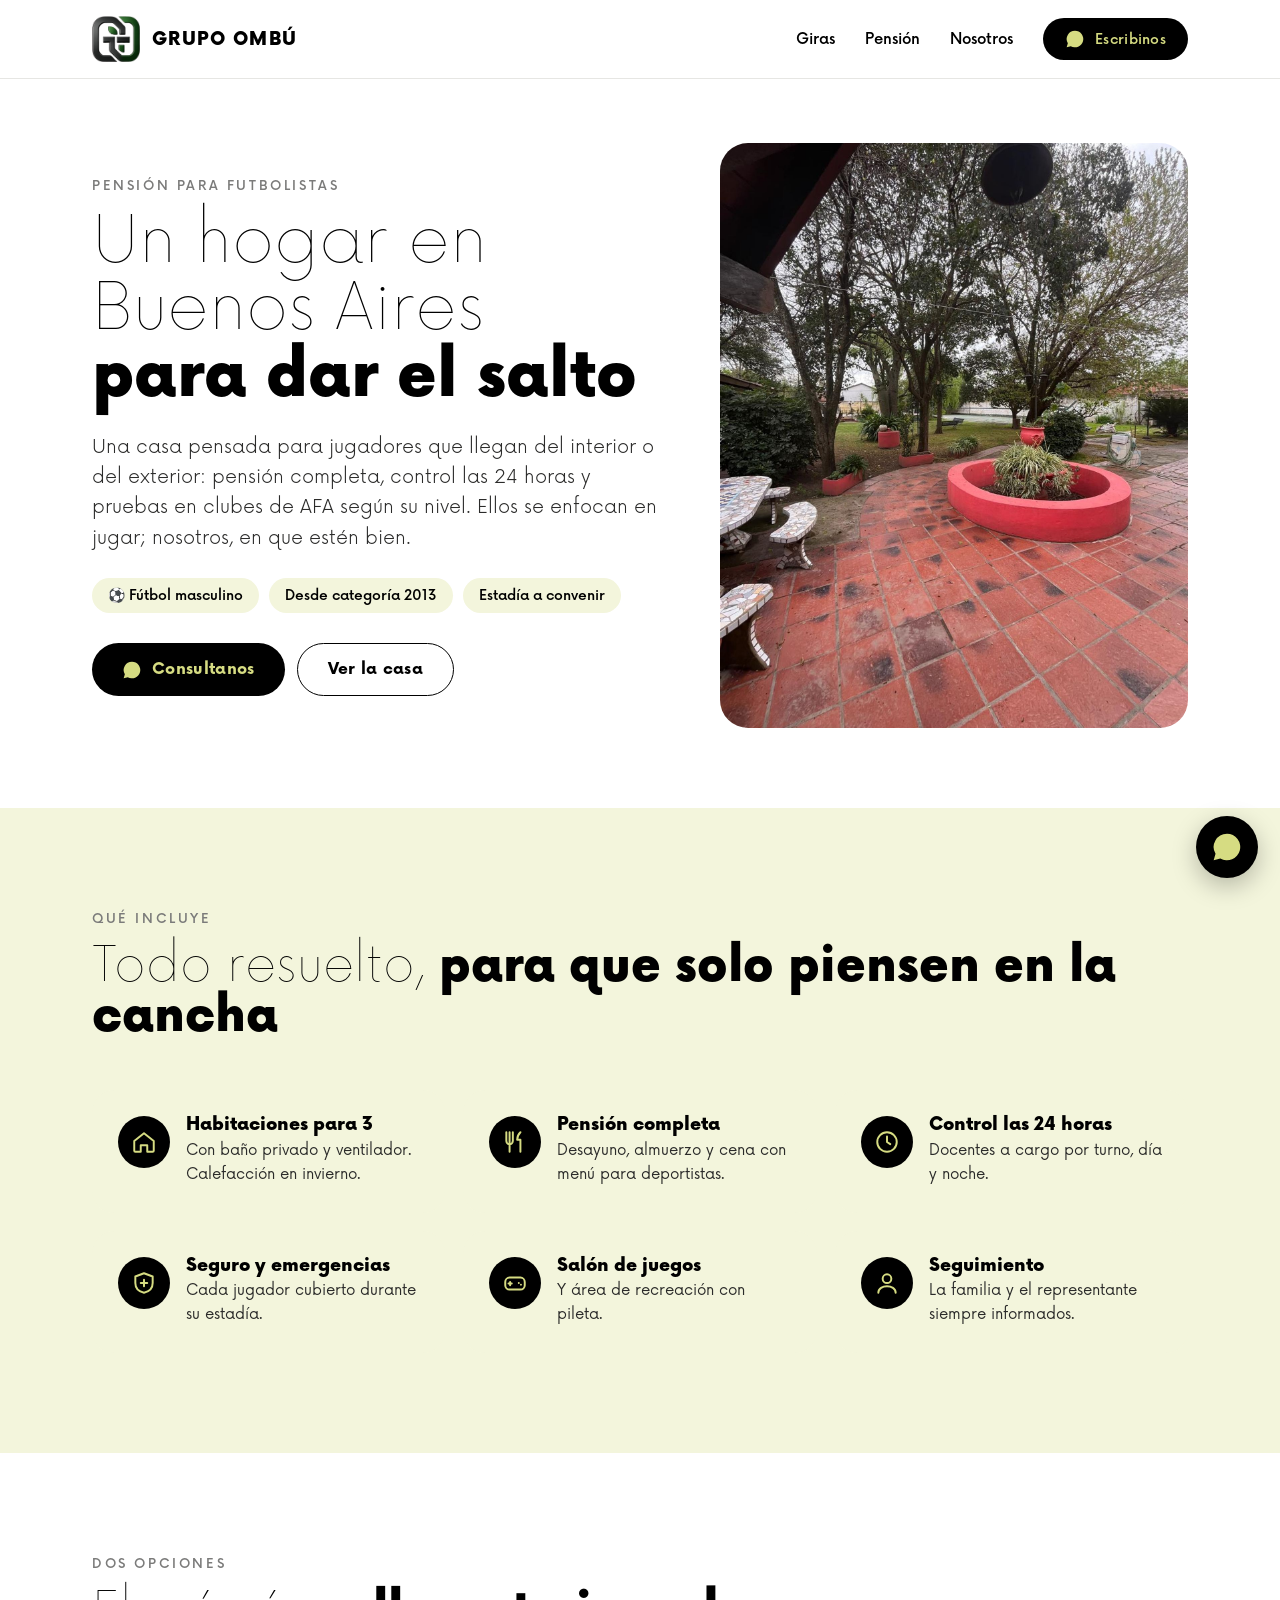
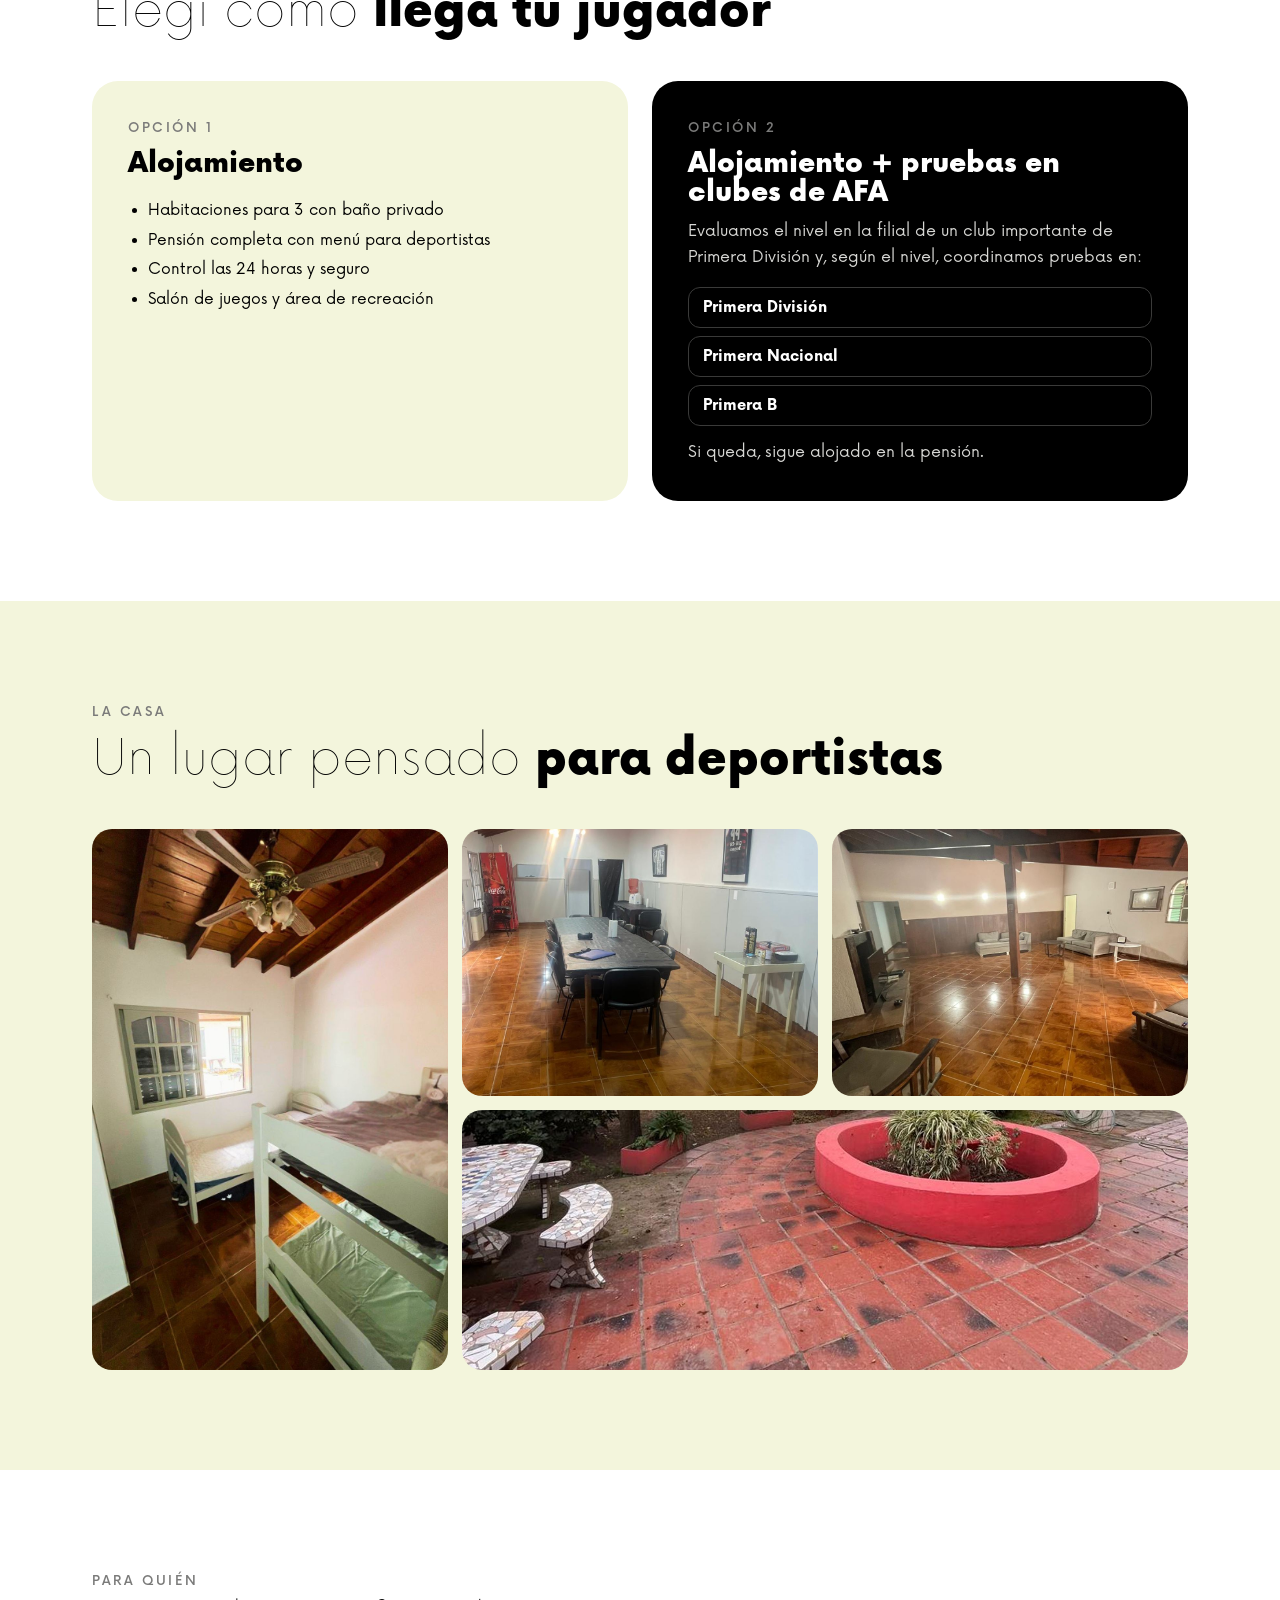
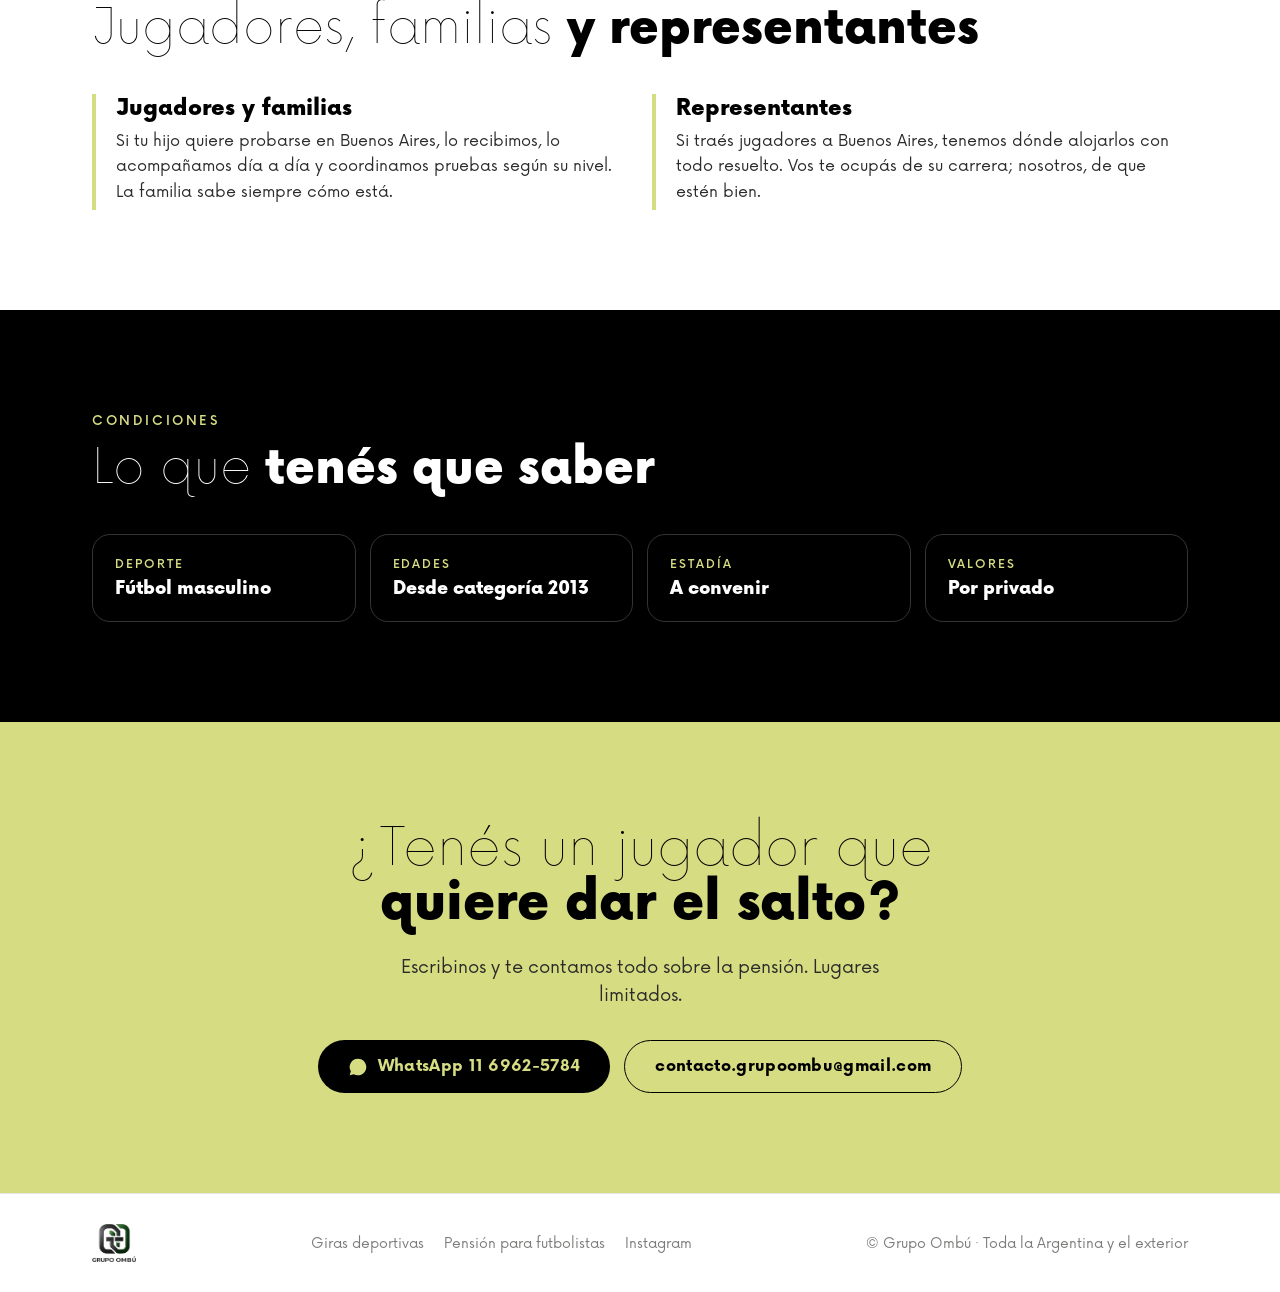
<file: pension.html>
<!doctype html>
<html lang="es">
<head>
<meta charset="utf-8">
<meta name="viewport" content="width=device-width, initial-scale=1">
<title>Pensión para futbolistas — Grupo Ombú</title>
<meta name="description" content="Pensión en Buenos Aires para futbolistas del interior y del exterior: habitaciones para 3 con baño privado, pensión completa, control las 24 horas y pruebas en clubes de AFA.">
<link rel="icon" href="img/favicon.png" type="image/png">
<meta property="og:title" content="Pensión para futbolistas — Grupo Ombú">
<meta property="og:description" content="Un hogar en Buenos Aires para dar el salto: pensión completa, control 24 hs y pruebas en clubes de AFA.">
<meta property="og:image" content="https://grupoombu.com.ar/img/pension/patio.jpg">
<meta property="og:url" content="https://grupoombu.com.ar/pension.html">
<link rel="stylesheet" href="estilo.css">
<style>
  .phero { padding-top: 64px; padding-bottom: 80px; }
  .phero .container { display: grid; grid-template-columns: 1.1fr 0.9fr; gap: 56px; align-items: center; }
  .phero h1 { font-size: 64px; margin-top: 14px; }
  .phero .lead { margin-top: 22px; }
  .phero .facts { display: flex; gap: 10px; flex-wrap: wrap; margin-top: 24px; }
  .phero .facts span { background: var(--lima-suave); border-radius: 999px; padding: 9px 16px; font-size: 14px; font-weight: 500; }
  .phero .row { display: flex; gap: 12px; flex-wrap: wrap; margin-top: 30px; }
  .phero .photo { border-radius: 28px; aspect-ratio: 4 / 5; background: url(img/pension/patio.jpg) 40% 80% / cover; }
  .opts { display: grid; grid-template-columns: 1fr 1fr; gap: 24px; margin-top: 44px; }
  .opt { border-radius: 26px; padding: 36px; }
  .opt.a { background: var(--lima-suave); }
  .opt.b { background: var(--negro); color: var(--blanco); }
  .opt.b p, .opt.b li { color: #d7d7d4; }
  .opt h3 { font-size: 28px; margin-top: 12px; }
  .opt ul { margin: 18px 0 0; padding-left: 20px; line-height: 1.9; font-size: 15.5px; }
  .ladder { display: flex; flex-direction: column; gap: 8px; margin-top: 16px; }
  .ladder span { border: 1px solid #3a3a39; border-radius: 12px; padding: 10px 14px; font-weight: 700; font-size: 15px; }
  .conds { display: grid; grid-template-columns: repeat(4, minmax(0,1fr)); gap: 14px; margin-top: 40px; }
  .conds > div { border-radius: 18px; padding: 22px; border: 1px solid rgba(255,255,255,0.2); }
  .conds .k { font-size: 12px; text-transform: uppercase; letter-spacing: 0.16em; color: var(--lima); font-weight: 500; }
  .conds .v { font-size: 18px; font-weight: 900; margin-top: 6px; color: var(--blanco); }
  .who { display: grid; grid-template-columns: 1fr 1fr; gap: 24px; margin-top: 40px; }
  .who div { border-left: 4px solid var(--lima); padding: 4px 0 4px 20px; }
  .who h3 { font-size: 22px; }
  .who p { margin-top: 8px; font-size: 16px; }
  @media (max-width: 760px) {
    .phero .container, .opts, .who { grid-template-columns: 1fr; }
    .phero h1 { font-size: 40px; }
    .phero .photo { aspect-ratio: 4 / 3; }
    .conds { grid-template-columns: 1fr 1fr; }
  }
</style>
</head>
<body>
<svg style="display:none"><symbol id="wa" viewBox="0 0 24 24"><path d="M12 2a10 10 0 0 0-8.6 15.1L2 22l5-1.3A10 10 0 1 0 12 2zm4.5 12.1c-.2-.1-1.5-.7-1.7-.8-.2-.1-.4-.1-.6.1l-.8 1c-.1.2-.3.2-.5.1a6.7 6.7 0 0 1-3.3-2.9c-.2-.4.2-.4.7-1.3.1-.2 0-.3 0-.4l-.8-1.8c-.2-.5-.4-.4-.6-.4h-.5a1 1 0 0 0-.7.3 3 3 0 0 0-.9 2.2 5.2 5.2 0 0 0 1.1 2.7 11.8 11.8 0 0 0 4.5 4c1.7.7 2.3.8 3.2.6.5-.1 1.5-.6 1.7-1.2.2-.6.2-1.1.2-1.2-.1-.1-.3-.2-.5-.3z"/></symbol></svg>

<header class="header">
  <div class="container">
    <a class="brand" href="index.html"><img src="img/isotipo.png" alt="Grupo Ombú"><span>GRUPO OMBÚ</span></a>
    <nav class="nav">
      <a href="giras.html">Giras</a>
      <a href="pension.html">Pensión</a>
      <a href="index.html#nosotros">Nosotros</a>
      <a class="btn btn-negro" href="https://wa.me/5491169625784?text=Hola!%20Quiero%20info%20sobre%20la%20pensi%C3%B3n%20para%20futbolistas" target="_blank" rel="noopener"><svg><use href="#wa"/></svg>Escribinos</a>
    </nav>
  </div>
</header>

<section class="phero">
  <div class="container">
    <div>
      <span class="eyebrow">Pensión para futbolistas</span>
      <h1><span class="thin">Un hogar en Buenos Aires</span><br>para dar el salto</h1>
      <p class="lead">Una casa pensada para jugadores que llegan del interior o del exterior: pensión completa, control las 24 horas y pruebas en clubes de AFA según su nivel. Ellos se enfocan en jugar; nosotros, en que estén bien.</p>
      <div class="facts"><span>⚽ Fútbol masculino</span><span>Desde categoría 2013</span><span>Estadía a convenir</span></div>
      <div class="row">
        <a class="btn btn-negro" href="https://wa.me/5491169625784?text=Hola!%20Quiero%20info%20sobre%20la%20pensi%C3%B3n%20para%20futbolistas" target="_blank" rel="noopener"><svg><use href="#wa"/></svg>Consultanos</a>
        <a class="btn btn-borde" href="#la-casa">Ver la casa</a>
      </div>
    </div>
    <div class="photo" role="img" aria-label="Patio de la pensión"></div>
  </div>
</section>

<section class="soft">
  <div class="container">
    <span class="eyebrow">Qué incluye</span>
    <h2 class="h-sec"><span class="thin">Todo resuelto,</span> para que solo piensen en la cancha</h2>
    <div class="items">
      <div class="item"><div class="ic"><svg viewBox="0 0 24 24"><path d="M3 11l9-7 9 7v9a1 1 0 0 1-1 1h-5v-6H9v6H4a1 1 0 0 1-1-1z"/></svg></div><div><h3>Habitaciones para 3</h3><p>Con baño privado y ventilador. Calefacción en invierno.</p></div></div>
      <div class="item"><div class="ic"><svg viewBox="0 0 24 24"><path d="M4 3v8a3 3 0 0 0 6 0V3M7 3v18M17 3c-2 2-3 4-3 7h3v11"/></svg></div><div><h3>Pensión completa</h3><p>Desayuno, almuerzo y cena con menú para deportistas.</p></div></div>
      <div class="item"><div class="ic"><svg viewBox="0 0 24 24"><circle cx="12" cy="12" r="9"/><path d="M12 7v5l3 2"/></svg></div><div><h3>Control las 24 horas</h3><p>Docentes a cargo por turno, día y noche.</p></div></div>
      <div class="item"><div class="ic"><svg viewBox="0 0 24 24"><path d="M12 3l8 3v6c0 5-3.5 8-8 9-4.5-1-8-4-8-9V6z"/><path d="M12 9v6M9 12h6"/></svg></div><div><h3>Seguro y emergencias</h3><p>Cada jugador cubierto durante su estadía.</p></div></div>
      <div class="item"><div class="ic"><svg viewBox="0 0 24 24"><rect x="3" y="7" width="18" height="11" rx="4"/><path d="M7.5 11v3M6 12.5h3M15.5 12h.01M17.5 13.5h.01"/></svg></div><div><h3>Salón de juegos</h3><p>Y área de recreación con pileta.</p></div></div>
      <div class="item"><div class="ic"><svg viewBox="0 0 24 24"><circle cx="12" cy="8" r="4"/><path d="M4 21c0-4 4-6 8-6s8 2 8 6"/></svg></div><div><h3>Seguimiento</h3><p>La familia y el representante siempre informados.</p></div></div>
    </div>
  </div>
</section>

<section>
  <div class="container">
    <span class="eyebrow">Dos opciones</span>
    <h2 class="h-sec"><span class="thin">Elegí cómo</span> llega tu jugador</h2>
    <div class="opts">
      <div class="opt a">
        <span class="eyebrow">Opción 1</span>
        <h3>Alojamiento</h3>
        <ul><li>Habitaciones para 3 con baño privado</li><li>Pensión completa con menú para deportistas</li><li>Control las 24 horas y seguro</li><li>Salón de juegos y área de recreación</li></ul>
      </div>
      <div class="opt b">
        <span class="eyebrow">Opción 2</span>
        <h3>Alojamiento + pruebas en clubes de AFA</h3>
        <p style="margin-top: 12px;">Evaluamos el nivel en la filial de un club importante de Primera División y, según el nivel, coordinamos pruebas en:</p>
        <div class="ladder"><span>Primera División</span><span>Primera Nacional</span><span>Primera B</span></div>
        <p style="margin-top: 14px;">Si queda, sigue alojado en la pensión.</p>
      </div>
    </div>
  </div>
</section>

<section id="la-casa" class="soft">
  <div class="container">
    <span class="eyebrow">La casa</span>
    <h2 class="h-sec"><span class="thin">Un lugar pensado</span> para deportistas</h2>
    <div class="gallery">
      <div class="tall" style="background-image: url(img/pension/dormitorio.jpg); background-position: center 65%;"></div>
      <div style="background-image: url(img/pension/comedor2.jpg);"></div>
      <div style="background-image: url(img/pension/living.jpg);"></div>
      <div style="grid-column: span 2; aspect-ratio: auto; min-height: 260px; background-image: url(img/pension/patio.jpg); background-position: center 75%;"></div>
    </div>
  </div>
</section>

<section>
  <div class="container">
    <span class="eyebrow">Para quién</span>
    <h2 class="h-sec"><span class="thin">Jugadores, familias</span> y representantes</h2>
    <div class="who">
      <div><h3>Jugadores y familias</h3><p>Si tu hijo quiere probarse en Buenos Aires, lo recibimos, lo acompañamos día a día y coordinamos pruebas según su nivel. La familia sabe siempre cómo está.</p></div>
      <div><h3>Representantes</h3><p>Si traés jugadores a Buenos Aires, tenemos dónde alojarlos con todo resuelto. Vos te ocupás de su carrera; nosotros, de que estén bien.</p></div>
    </div>
  </div>
</section>

<section class="dark">
  <div class="container">
    <span class="eyebrow">Condiciones</span>
    <h2 class="h-sec" style="color: var(--blanco);"><span class="thin">Lo que</span> tenés que saber</h2>
    <div class="conds">
      <div><div class="k">Deporte</div><div class="v">Fútbol masculino</div></div>
      <div><div class="k">Edades</div><div class="v">Desde categoría 2013</div></div>
      <div><div class="k">Estadía</div><div class="v">A convenir</div></div>
      <div><div class="k">Valores</div><div class="v">Por privado</div></div>
    </div>
  </div>
</section>

<section class="cta lima-bg">
  <div class="container">
    <h2><span class="thin">¿Tenés un jugador que</span> quiere dar el salto?</h2>
    <p>Escribinos y te contamos todo sobre la pensión. Lugares limitados.</p>
    <div class="row">
      <a class="btn btn-negro" href="https://wa.me/5491169625784?text=Hola!%20Quiero%20info%20sobre%20la%20pensi%C3%B3n%20para%20futbolistas" target="_blank" rel="noopener"><svg><use href="#wa"/></svg>WhatsApp 11 6962-5784</a>
      <a class="btn btn-borde" href="mailto:contacto.grupoombu@gmail.com?subject=Pensi%C3%B3n%20para%20futbolistas">contacto.grupoombu@gmail.com</a>
    </div>
  </div>
</section>

<footer class="footer">
  <div class="container">
    <a href="index.html"><img src="img/logotipo.png" alt="Grupo Ombú"></a>
    <div class="links"><a href="giras.html">Giras deportivas</a><a href="pension.html">Pensión para futbolistas</a><a href="https://instagram.com/grupo_ombu" target="_blank" rel="noopener">Instagram</a></div>
    <small>© Grupo Ombú · Toda la Argentina y el exterior</small>
  </div>
</footer>
<a class="wa-float" href="https://wa.me/5491169625784?text=Hola!%20Quiero%20info%20sobre%20la%20pensi%C3%B3n%20para%20futbolistas" target="_blank" rel="noopener" aria-label="Escribinos por WhatsApp"><svg><use href="#wa"/></svg></a>
</body>
</html>
</file>
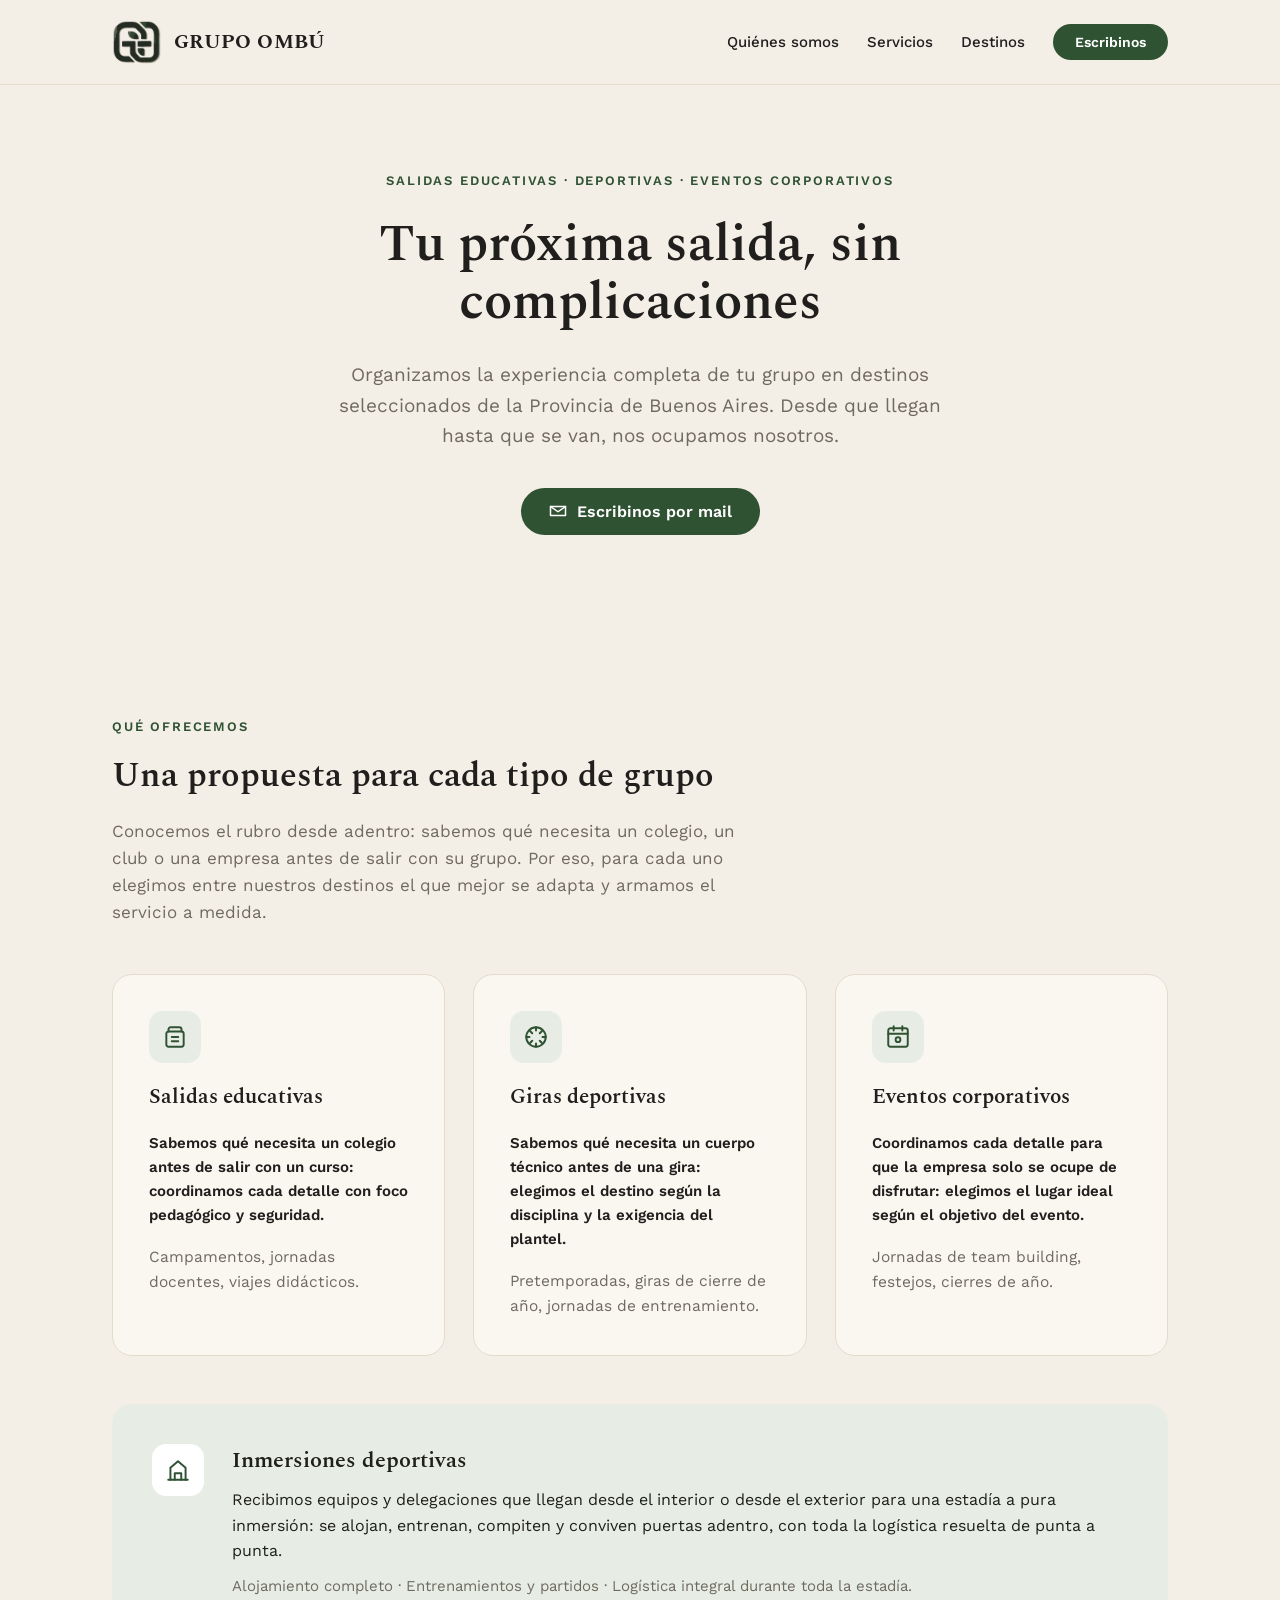
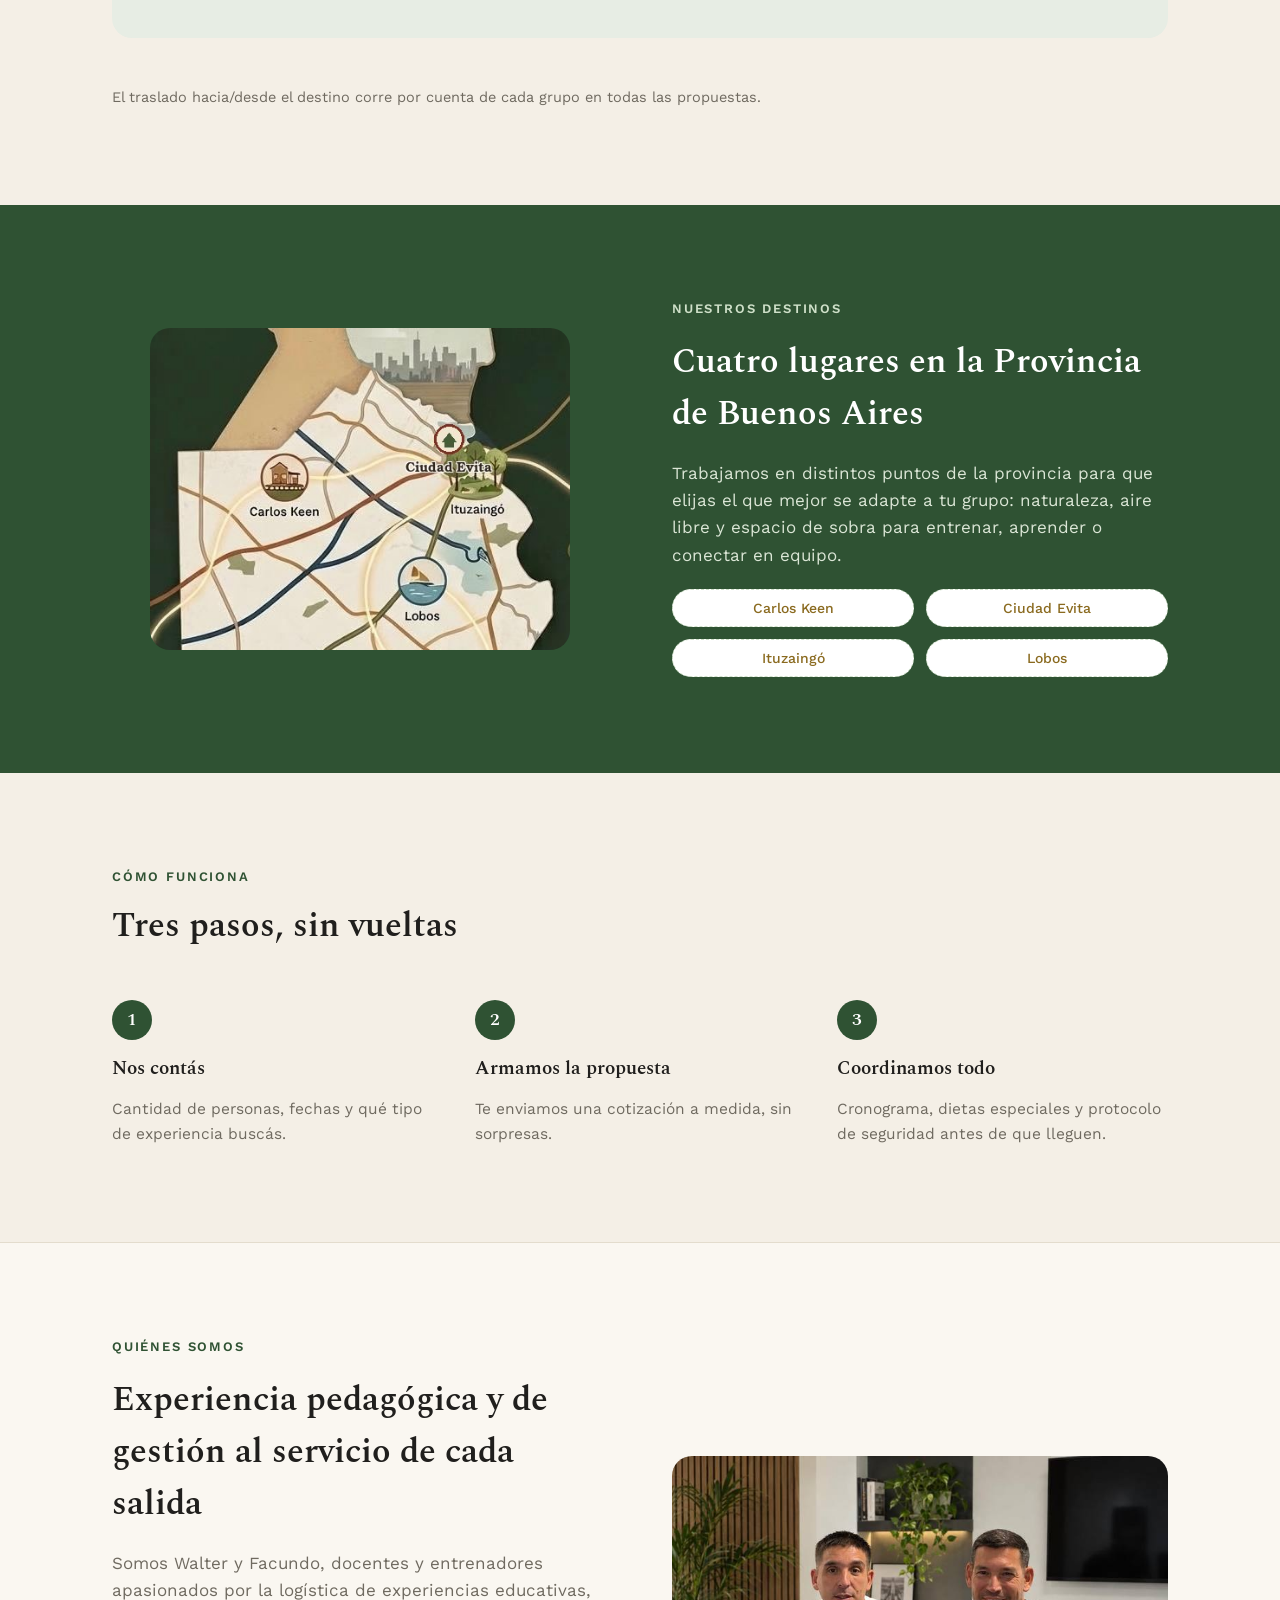
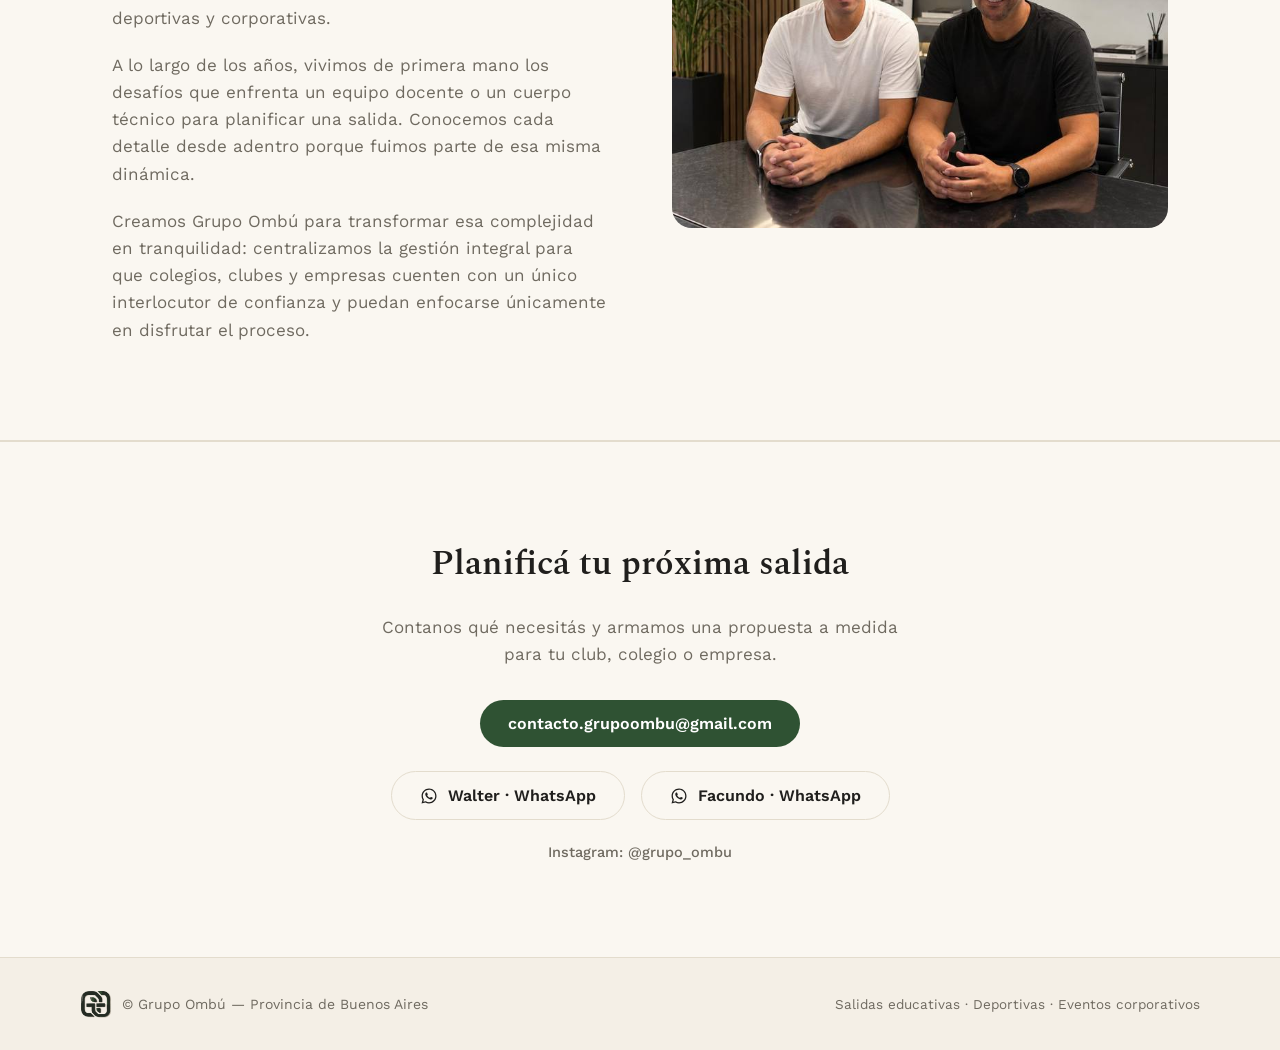
<file: site.html>
<!doctype html>
<html>
<head>
  <meta charset="utf-8">
  
</head>
<body>
<x-dc>
<helmet>
  <link rel="stylesheet" href="https://fonts.googleapis.com/css2?family=Spectral:wght@400;500;600;700&family=Work+Sans:wght@400;500;600;700&display=swap">
  <style>
    :root {
      --ink: #201f1d;
      --green: #2f5233;
      --green-dark: #203a24;
      --green-soft: #e7ede4;
      --cream: #f4efe6;
      --cream-soft: #faf7f1;
      --muted: #6f6a60;
      --line: #e3dccd;
    }
    * { box-sizing: border-box; }
    body { margin: 0; background: var(--cream); color: var(--ink); font-family: 'Work Sans', system-ui, -apple-system, sans-serif; }
    h1, h2, h3 { font-family: 'Spectral', Georgia, serif; margin: 0; font-weight: 600; color: var(--ink); }
    p { margin: 0; line-height: 1.6; }
    a { color: var(--green); text-decoration: none; }
    a:hover { color: var(--green-dark); }
    .container { max-width: 1120px; margin: 0 auto; padding: 0 32px; }
    .btn {
      display: inline-flex; align-items: center; gap: 10px;
      padding: 14px 28px; border-radius: 999px; font-weight: 600; font-size: 16px;
      white-space: nowrap;
    }
    .btn-primary { background: var(--green); color: #fff; }
    .btn-primary:hover { background: var(--green-dark); color: #fff; }
    .btn-ghost { background: transparent; color: var(--ink); border: 1.5px solid var(--line); }
    .btn-ghost:hover { border-color: var(--green); color: var(--green); }
    .pill-note {
      display: inline-flex; align-items: center; gap: 8px;
      padding: 10px 18px; border-radius: 999px; font-size: 14px; font-weight: 500;
      border: 1.5px dashed #c9a24a; color: #8a6a1f; background: #fbf3d9;
    }
    .eyebrow { text-transform: uppercase; letter-spacing: 0.14em; font-size: 13px; font-weight: 600; color: var(--green); }
    section { padding: 96px 0; }
    .card {
      background: var(--cream-soft); border: 1px solid var(--line); border-radius: 20px; padding: 36px;
      display: flex; flex-direction: column; gap: 18px;
    }
    .icon-badge {
      width: 52px; height: 52px; border-radius: 14px; background: var(--green-soft);
      display: flex; align-items: center; justify-content: center; color: var(--green);
    }
    .step-num {
      width: 40px; height: 40px; border-radius: 50%; background: var(--green); color: #fff;
      display: flex; align-items: center; justify-content: center; font-family: 'Spectral', serif; font-weight: 600; font-size: 18px;
      flex-shrink: 0;
    }
  </style>
</helmet>

<!-- ===== HEADER ===== -->
<div style="position: sticky; top: 0; z-index: 20; background: rgba(244,239,230,0.92); backdrop-filter: blur(6px); border-bottom: 1px solid var(--line);">
  <div class="container" style="display: flex; align-items: center; justify-content: space-between; height: 84px; gap: 16px; flex-wrap: wrap;">
    <div style="display: flex; align-items: center; gap: 12px;">
      <img src="[data-uri]" alt="Grupo Ombú" style="height: 44px; width: auto;">
      <span style="font-family: 'Spectral', serif; font-weight: 700; font-size: 20px; letter-spacing: 0.02em;">GRUPO OMBÚ</span>
    </div>
    <div style="display: flex; align-items: center; gap: 28px; flex-wrap: wrap;">
      <a href="#nosotros" style="font-size: 15px; font-weight: 500; color: var(--ink);">Quiénes somos</a>
      <a href="#servicios" style="font-size: 15px; font-weight: 500; color: var(--ink);">Servicios</a>
      <a href="#destino" style="font-size: 15px; font-weight: 500; color: var(--ink);">Destinos</a>
      <a href="#contacto" class="btn btn-primary" style="padding: 10px 22px; font-size: 14px;">Escribinos</a>
    </div>
  </div>
</div>

<!-- ===== HERO ===== -->
<section id="inicio" style="padding-top: 88px; padding-bottom: 88px;">
  <div class="container" style="display: flex; flex-direction: column; align-items: center; text-align: center; gap: 28px;">
    <span class="eyebrow">Salidas educativas · Deportivas · Eventos corporativos</span>
    <h1 style="font-size: 52px; line-height: 1.12; max-width: 620px;">Tu próxima salida, sin complicaciones</h1>
    <p style="font-size: 19px; color: var(--muted); max-width: 620px;">Organizamos la experiencia completa de tu grupo en destinos seleccionados de la Provincia de Buenos Aires. Desde que llegan hasta que se van, nos ocupamos nosotros.</p>
    <div style="display: flex; gap: 16px; flex-wrap: wrap; justify-content: center; margin-top: 8px;">
      <a href="mailto:contacto.grupoombu@gmail.com" class="btn btn-primary">
        <svg width="18" height="18" viewBox="0 0 24 24" fill="none" stroke="currentColor" stroke-width="2" stroke-linecap="round" stroke-linejoin="round"><path d="M4 4h16v16H4z" opacity="0"/><path d="M22 6l-10 7L2 6"/><path d="M2 6h20v12H2z"/></svg>
        Escribinos por mail
      </a>
    </div>
  </div>
</section>

<!-- ===== SERVICIOS ===== -->
<section id="servicios">
  <div class="container" style="display: flex; flex-direction: column; gap: 48px;">
    <div style="display: flex; flex-direction: column; gap: 16px; max-width: 640px;">
      <span class="eyebrow">Qué ofrecemos</span>
      <h2 style="font-size: 34px;">Una propuesta para cada tipo de grupo</h2>
      <p style="color: var(--muted); font-size: 17px;">Conocemos el rubro desde adentro: sabemos qué necesita un colegio, un club o una empresa antes de salir con su grupo. Por eso, para cada uno elegimos entre nuestros destinos el que mejor se adapta y armamos el servicio a medida.</p>
    </div>
    <div style="display: grid; grid-template-columns: repeat(3, minmax(0, 1fr)); gap: 28px;">

      <div class="card">
        <div class="icon-badge">
          <svg width="26" height="26" viewBox="0 0 24 24" fill="none" stroke="currentColor" stroke-width="1.8" stroke-linecap="round" stroke-linejoin="round"><path d="M6 7V5a2 2 0 0 1 2-2h8a2 2 0 0 1 2 2v2"/><rect x="4" y="7" width="16" height="14" rx="2"/><path d="M9 12h6M9 16h6"/></svg>
        </div>
        <h3 style="font-size: 21px;">Salidas educativas</h3>
        <p style="color: var(--ink); font-size: 15px; font-weight: 600;">Sabemos qué necesita un colegio antes de salir con un curso: coordinamos cada detalle con foco pedagógico y seguridad.</p>
        <p style="color: var(--muted); font-size: 15.5px;">Campamentos, jornadas docentes, viajes didácticos.</p>
      </div>

      <div class="card">
        <div class="icon-badge">
          <svg width="26" height="26" viewBox="0 0 24 24" fill="none" stroke="currentColor" stroke-width="1.8" stroke-linecap="round" stroke-linejoin="round"><circle cx="12" cy="12" r="9"/><path d="M12 3v3M12 18v3M3 12h3M18 12h3M6.5 6.5l2 2M15.5 15.5l2 2M6.5 17.5l2-2M15.5 8.5l2-2"/></svg>
        </div>
        <h3 style="font-size: 21px;">Giras deportivas</h3>
        <p style="color: var(--ink); font-size: 15px; font-weight: 600;">Sabemos qué necesita un cuerpo técnico antes de una gira: elegimos el destino según la disciplina y la exigencia del plantel.</p>
        <p style="color: var(--muted); font-size: 15.5px;">Pretemporadas, giras de cierre de año, jornadas de entrenamiento.</p>
      </div>

      <div class="card">
        <div class="icon-badge">
          <svg width="26" height="26" viewBox="0 0 24 24" fill="none" stroke="currentColor" stroke-width="1.8" stroke-linecap="round" stroke-linejoin="round"><rect x="3" y="4" width="18" height="17" rx="2"/><path d="M3 9h18M8 2v4M16 2v4"/><circle cx="12" cy="14.5" r="2.2"/></svg>
        </div>
        <h3 style="font-size: 21px;">Eventos corporativos</h3>
        <p style="color: var(--ink); font-size: 15px; font-weight: 600;">Coordinamos cada detalle para que la empresa solo se ocupe de disfrutar: elegimos el lugar ideal según el objetivo del evento.</p>
        <p style="color: var(--muted); font-size: 15.5px;">Jornadas de team building, festejos, cierres de año.</p>
      </div>

    </div>

    <div style="display: flex; flex-wrap: wrap; gap: 28px; background: var(--green-soft); border-radius: 20px; padding: 40px; align-items: flex-start;">
      <div class="icon-badge" style="background: #fff; flex-shrink: 0;">
        <svg width="26" height="26" viewBox="0 0 24 24" fill="none" stroke="currentColor" stroke-width="1.8" stroke-linecap="round" stroke-linejoin="round"><path d="M3 21h18"/><path d="M5 21V10l7-6 7 6v11"/><path d="M9 21v-6h6v6"/></svg>
      </div>
      <div style="display: flex; flex-direction: column; gap: 10px; flex: 1; min-width: 240px;">
        <h3 style="font-size: 22px;">Inmersiones deportivas</h3>
        <p style="color: var(--ink); font-size: 16px; line-height: 1.6;">Recibimos equipos y delegaciones que llegan desde el interior o desde el exterior para una estadía a pura inmersión: se alojan, entrenan, compiten y conviven puertas adentro, con toda la logística resuelta de punta a punta.</p>
        <p style="color: var(--muted); font-size: 15px;">Alojamiento completo · Entrenamientos y partidos · Logística integral durante toda la estadía.</p>
      </div>
    </div>

    <p style="color: var(--muted); font-size: 14.5px;">El traslado hacia/desde el destino corre por cuenta de cada grupo en todas las propuestas.</p>
  </div>
</section>

<!-- ===== DESTINO ===== -->
<section id="destino" style="background: var(--green); color: #fff;">
  <div class="container" style="display: grid; grid-template-columns: minmax(0,1fr) minmax(0,1fr); gap: 64px; align-items: center;">
    <div style="border-radius: 20px; overflow: hidden; aspect-ratio: 485/372; max-width: 420px; margin: 0 auto; width: 100%;">
      <img src="[data-uri]" alt="Mapa de los destinos de Grupo Ombú en la Provincia de Buenos Aires: Carlos Keen, Ciudad Evita, Ituzaingó y Lobos" style="width: 100%; height: 100%; object-fit: contain; display: block;">
    </div>
    <div style="display: flex; flex-direction: column; gap: 20px;">
      <span class="eyebrow" style="color: #cfe0c9;">Nuestros destinos</span>
      <h2 style="font-size: 34px; color: #fff;">Cuatro lugares en la Provincia de Buenos Aires</h2>
      <p style="font-size: 17px; color: #dbe6d6;">Trabajamos en distintos puntos de la provincia para que elijas el que mejor se adapte a tu grupo: naturaleza, aire libre y espacio de sobra para entrenar, aprender o conectar en equipo.</p>
      <div style="display: grid; grid-template-columns: repeat(2, minmax(0,1fr)); gap: 12px;">
        <span class="pill-note" style="background: #fff; border-color: #cfe0c9; justify-content: center;">Carlos Keen</span>
        <span class="pill-note" style="background: #fff; border-color: #cfe0c9; justify-content: center;">Ciudad Evita</span>
        <span class="pill-note" style="background: #fff; border-color: #cfe0c9; justify-content: center;">Ituzaingó</span>
        <span class="pill-note" style="background: #fff; border-color: #cfe0c9; justify-content: center;">Lobos</span>
      </div>
    </div>
  </div>
</section>

<!-- ===== COMO FUNCIONA ===== -->
<section id="como-funciona">
  <div class="container" style="display: flex; flex-direction: column; gap: 48px;">
    <div style="display: flex; flex-direction: column; gap: 16px; max-width: 640px;">
      <span class="eyebrow">Cómo funciona</span>
      <h2 style="font-size: 34px;">Tres pasos, sin vueltas</h2>
    </div>
    <div style="display: grid; grid-template-columns: repeat(3, minmax(0,1fr)); gap: 32px;">
      <div style="display: flex; flex-direction: column; gap: 14px;">
        <div class="step-num">1</div>
        <h3 style="font-size: 19px;">Nos contás</h3>
        <p style="color: var(--muted); font-size: 15.5px;">Cantidad de personas, fechas y qué tipo de experiencia buscás.</p>
      </div>
      <div style="display: flex; flex-direction: column; gap: 14px;">
        <div class="step-num">2</div>
        <h3 style="font-size: 19px;">Armamos la propuesta</h3>
        <p style="color: var(--muted); font-size: 15.5px;">Te enviamos una cotización a medida, sin sorpresas.</p>
      </div>
      <div style="display: flex; flex-direction: column; gap: 14px;">
        <div class="step-num">3</div>
        <h3 style="font-size: 19px;">Coordinamos todo</h3>
        <p style="color: var(--muted); font-size: 15.5px;">Cronograma, dietas especiales y protocolo de seguridad antes de que lleguen.</p>
      </div>
    </div>
  </div>
</section>

<!-- ===== QUIENES SOMOS ===== -->
<section id="nosotros" style="background: var(--cream-soft); border-top: 1px solid var(--line); border-bottom: 1px solid var(--line);">
  <div class="container" style="display: grid; grid-template-columns: repeat(2, minmax(0, 1fr)); gap: 64px; align-items: center;">
    <div style="display: flex; flex-direction: column; gap: 20px;">
      <span class="eyebrow">Quiénes somos</span>
      <h2 style="font-size: 34px;">Experiencia pedagógica y de gestión al servicio de cada salida</h2>
      <p style="font-size: 17px; color: var(--muted);">Somos Walter y Facundo, docentes y entrenadores apasionados por la logística de experiencias educativas, deportivas y corporativas.</p>
      <p style="font-size: 17px; color: var(--muted);">A lo largo de los años, vivimos de primera mano los desafíos que enfrenta un equipo docente o un cuerpo técnico para planificar una salida. Conocemos cada detalle desde adentro porque fuimos parte de esa misma dinámica.</p>
      <p style="font-size: 17px; color: var(--muted);">Creamos Grupo Ombú para transformar esa complejidad en tranquilidad: centralizamos la gestión integral para que colegios, clubes y empresas cuenten con un único interlocutor de confianza y puedan enfocarse únicamente en disfrutar el proceso.</p>
    </div>
    <div style="aspect-ratio: 4/3; border-radius: 20px; overflow: hidden;">
      <img src="[data-uri]" alt="Walter y Facundo, fundadores de Grupo Ombú" style="width: 100%; height: 100%; object-fit: cover; display: block;">
    </div>
  </div>
</section>

<!-- ===== CONTACTO ===== -->
<section id="contacto" style="background: var(--cream-soft); border-top: 1px solid var(--line);">
  <div class="container" style="display: flex; flex-direction: column; align-items: center; text-align: center; gap: 24px;">
    <h2 style="font-size: 34px; max-width: 560px;">Planificá tu próxima salida</h2>
    <p style="font-size: 17px; color: var(--muted); max-width: 520px;">Contanos qué necesitás y armamos una propuesta a medida para tu club, colegio o empresa.</p>
    <div style="display: flex; gap: 16px; flex-wrap: wrap; justify-content: center; margin-top: 8px;">
      <a href="mailto:contacto.grupoombu@gmail.com" class="btn btn-primary">contacto.grupoombu@gmail.com</a>
    </div>
    <div style="display: flex; gap: 16px; flex-wrap: wrap; justify-content: center;">
      <a href="https://wa.me/5491154253702" target="_blank" rel="noopener" class="btn btn-ghost">
        <svg width="18" height="18" viewBox="0 0 24 24" fill="currentColor"><path d="M12.04 2c-5.5 0-9.96 4.46-9.96 9.96 0 1.76.46 3.48 1.33 5L2 22l5.2-1.36a9.94 9.94 0 0 0 4.84 1.23h.01c5.5 0 9.96-4.46 9.96-9.96S17.54 2 12.04 2zm0 18.2h-.01a8.2 8.2 0 0 1-4.18-1.15l-.3-.18-3.09.81.82-3-.2-.31a8.22 8.22 0 0 1-1.26-4.4c0-4.55 3.7-8.25 8.25-8.25 2.2 0 4.27.86 5.83 2.42a8.2 8.2 0 0 1 2.42 5.83c0 4.55-3.7 8.24-8.28 8.24zm4.52-6.16c-.25-.12-1.47-.72-1.7-.81-.23-.08-.39-.12-.56.12-.17.25-.64.81-.78.97-.14.17-.29.19-.54.06-.25-.12-1.04-.38-1.98-1.22-.73-.65-1.22-1.46-1.37-1.7-.14-.25-.02-.38.11-.5.11-.11.25-.29.37-.43.12-.14.16-.25.25-.41.08-.17.04-.31-.02-.43-.06-.12-.56-1.35-.77-1.85-.2-.48-.41-.42-.56-.43h-.48c-.17 0-.43.06-.66.31-.23.25-.86.84-.86 2.05s.88 2.38 1 2.55c.12.17 1.73 2.64 4.2 3.7.59.25 1.05.4 1.41.52.59.19 1.13.16 1.55.1.47-.07 1.47-.6 1.68-1.18.21-.58.21-1.08.15-1.18-.06-.1-.23-.16-.48-.29z"/></svg>
        Walter · WhatsApp
      </a>
      <a href="https://wa.me/5491150261445" target="_blank" rel="noopener" class="btn btn-ghost">
        <svg width="18" height="18" viewBox="0 0 24 24" fill="currentColor"><path d="M12.04 2c-5.5 0-9.96 4.46-9.96 9.96 0 1.76.46 3.48 1.33 5L2 22l5.2-1.36a9.94 9.94 0 0 0 4.84 1.23h.01c5.5 0 9.96-4.46 9.96-9.96S17.54 2 12.04 2zm0 18.2h-.01a8.2 8.2 0 0 1-4.18-1.15l-.3-.18-3.09.81.82-3-.2-.31a8.22 8.22 0 0 1-1.26-4.4c0-4.55 3.7-8.25 8.25-8.25 2.2 0 4.27.86 5.83 2.42a8.2 8.2 0 0 1 2.42 5.83c0 4.55-3.7 8.24-8.28 8.24zm4.52-6.16c-.25-.12-1.47-.72-1.7-.81-.23-.08-.39-.12-.56.12-.17.25-.64.81-.78.97-.14.17-.29.19-.54.06-.25-.12-1.04-.38-1.98-1.22-.73-.65-1.22-1.46-1.37-1.7-.14-.25-.02-.38.11-.5.11-.11.25-.29.37-.43.12-.14.16-.25.25-.41.08-.17.04-.31-.02-.43-.06-.12-.56-1.35-.77-1.85-.2-.48-.41-.42-.56-.43h-.48c-.17 0-.43.06-.66.31-.23.25-.86.84-.86 2.05s.88 2.38 1 2.55c.12.17 1.73 2.64 4.2 3.7.59.25 1.05.4 1.41.52.59.19 1.13.16 1.55.1.47-.07 1.47-.6 1.68-1.18.21-.58.21-1.08.15-1.18-.06-.1-.23-.16-.48-.29z"/></svg>
        Facundo · WhatsApp
      </a>
    </div>
    <a href="https://www.instagram.com/grupo_ombu/" target="_blank" rel="noopener" style="font-size: 14.5px; color: var(--muted); font-weight: 500;">Instagram: @grupo_ombu</a>
  </div>
</section>

<!-- ===== FOOTER ===== -->
<div style="border-top: 1px solid var(--line);">
  <div class="container" style="display: flex; align-items: center; justify-content: space-between; padding: 32px 0; flex-wrap: wrap; gap: 16px;">
    <div style="display: flex; align-items: center; gap: 10px;">
      <img src="[data-uri]" alt="Grupo Ombú" style="height: 28px; width: auto;">
      <span style="font-size: 14px; color: var(--muted);">© Grupo Ombú — Provincia de Buenos Aires</span>
    </div>
    <span style="font-size: 13.5px; color: var(--muted);">Salidas educativas · Deportivas · Eventos corporativos</span>
  </div>
</div>

</x-dc>
</body>
</html>
</file>
<file: estilo.css>
@font-face { font-family: 'Now'; src: url('fonts/Now-Thin.otf') format('opentype'); font-weight: 100; font-display: swap; }
@font-face { font-family: 'Now'; src: url('fonts/Now-Light.otf') format('opentype'); font-weight: 300; font-display: swap; }
@font-face { font-family: 'Now'; src: url('fonts/Now-Regular.otf') format('opentype'); font-weight: 400; font-display: swap; }
@font-face { font-family: 'Now'; src: url('fonts/Now-Medium.otf') format('opentype'); font-weight: 500; font-display: swap; }
@font-face { font-family: 'Now'; src: url('fonts/Now-Bold.otf') format('opentype'); font-weight: 700; font-display: swap; }
@font-face { font-family: 'Now'; src: url('fonts/Now-Black.otf') format('opentype'); font-weight: 900; font-display: swap; }

:root {
  --lima: #d6dc82;
  --lima-suave: #f3f5dc;
  --blanco: #ffffff;
  --gris: #7b7b7a;
  --negro: #000000;
  --texto: #2b2b2a;
  --linea: #e6e6e3;
}
* { box-sizing: border-box; }
html { scroll-behavior: smooth; }
body { margin: 0; background: var(--blanco); color: var(--negro); font-family: 'Now', system-ui, -apple-system, sans-serif; -webkit-font-smoothing: antialiased; }
h1, h2, h3 { margin: 0; font-weight: 900; line-height: 1.04; }
p { margin: 0; line-height: 1.6; color: var(--texto); }
a { color: inherit; text-decoration: none; }
img { max-width: 100%; display: block; }
.thin { font-weight: 100; }
.container { max-width: 1160px; margin: 0 auto; padding: 0 32px; }
section { padding: 100px 0; }
.eyebrow { display: inline-block; text-transform: uppercase; letter-spacing: 0.2em; font-size: 13px; font-weight: 500; color: var(--gris); }
.on-dark .eyebrow, .dark .eyebrow { color: var(--lima); }
.h-sec { font-size: 48px; margin-top: 14px; }
.lead { font-size: 19px; font-weight: 300; max-width: 620px; }

/* botones */
.btn { display: inline-flex; align-items: center; gap: 10px; padding: 16px 30px; border-radius: 999px; font-weight: 700; font-size: 16px; letter-spacing: 0.02em; white-space: nowrap; transition: transform .15s, background .15s, color .15s; }
.btn:hover { transform: translateY(-1px); }
.btn svg { width: 20px; height: 20px; }
.btn-negro { background: var(--negro); color: var(--lima); }
.btn-negro svg { fill: var(--lima); }
.btn-lima { background: var(--lima); color: var(--negro); }
.btn-lima svg { fill: var(--negro); }
.btn-borde { border: 1.5px solid currentColor; }

/* header */
.header { position: sticky; top: 0; z-index: 30; background: rgba(255,255,255,0.94); backdrop-filter: blur(8px); border-bottom: 1px solid var(--linea); }
.header .container { display: flex; align-items: center; justify-content: space-between; height: 78px; gap: 20px; }
.brand { display: flex; align-items: center; gap: 12px; }
.brand img { height: 46px; width: auto; }
.brand span { font-weight: 900; font-size: 18px; letter-spacing: 0.08em; }
.nav { display: flex; align-items: center; gap: 30px; }
.nav a { font-size: 15px; font-weight: 500; }
.nav a:not(.btn):hover { color: var(--gris); }
.nav .btn { padding: 11px 22px; font-size: 14px; }

/* tarjetas destacadas */
.feat { display: grid; grid-template-columns: 1fr 1fr; gap: 26px; }
.feat a { position: relative; border-radius: 28px; overflow: hidden; min-height: 520px; display: flex; flex-direction: column; justify-content: flex-end; padding: 38px; color: var(--blanco); background-size: cover; background-position: center; }
.feat a::before { content: ''; position: absolute; inset: 0; background: linear-gradient(180deg, rgba(0,0,0,0) 25%, rgba(0,0,0,0.88) 78%); transition: background .2s; }
.feat a:hover::before { background: linear-gradient(180deg, rgba(0,0,0,0.1) 15%, rgba(0,0,0,0.92) 75%); }
.feat a > * { position: relative; }
.feat h3 { font-size: 40px; margin-top: 10px; }
.feat p { color: #e9e9e6; margin-top: 12px; font-size: 16.5px; font-weight: 300; max-width: 440px; }
.feat .tags { display: flex; gap: 8px; flex-wrap: wrap; margin-top: 18px; }
.feat .tags span { background: var(--lima); color: var(--negro); border-radius: 999px; padding: 7px 14px; font-size: 13px; font-weight: 700; }
.feat .mas { margin-top: 22px; font-weight: 700; color: var(--lima); font-size: 15px; letter-spacing: 0.04em; }

/* también */
.also { display: grid; grid-template-columns: 1fr 1fr; gap: 26px; margin-top: 26px; }
.also > div { border: 1px solid var(--linea); border-radius: 22px; padding: 28px 30px; display: flex; gap: 20px; align-items: flex-start; }
.also h3 { font-size: 22px; }
.also p { font-size: 15.5px; margin-top: 6px; }

.ic { width: 52px; height: 52px; border-radius: 50%; background: var(--negro); flex-shrink: 0; display: flex; align-items: center; justify-content: center; }
.ic svg { width: 26px; height: 26px; stroke: var(--lima); fill: none; stroke-width: 1.8; stroke-linecap: round; stroke-linejoin: round; }

/* grilla de items */
.items { display: grid; grid-template-columns: repeat(3, minmax(0,1fr)); gap: 18px; margin-top: 48px; }
.item { background: var(--lima-suave); border-radius: 22px; padding: 26px; display: flex; gap: 16px; align-items: flex-start; }
.item h3 { font-size: 18px; }
.item p { font-size: 15px; margin-top: 4px; }

/* oscuro */
.dark { background: var(--negro); color: var(--blanco); }
.dark p { color: #d7d7d4; }
.lima-bg { background: var(--lima); }
.soft { background: var(--lima-suave); }

/* pasos */
.steps { display: grid; grid-template-columns: repeat(3, minmax(0,1fr)); gap: 30px; margin-top: 50px; }
.step .n { font-size: 64px; font-weight: 900; color: var(--lima); line-height: 1; -webkit-text-stroke: 1.5px var(--negro); }
.step h3 { font-size: 22px; margin-top: 14px; }
.step p { margin-top: 8px; font-size: 15.5px; }

/* galería */
.gallery { display: grid; grid-template-columns: repeat(3, minmax(0,1fr)); gap: 14px; margin-top: 44px; }
.gallery div { border-radius: 20px; background-size: cover; background-position: center; aspect-ratio: 4 / 3; }
.gallery .tall { grid-row: span 2; aspect-ratio: auto; }

/* chips */
.chips { display: flex; flex-wrap: wrap; gap: 10px; margin-top: 26px; }
.chips span { border: 1px solid rgba(255,255,255,0.3); border-radius: 999px; padding: 9px 18px; font-size: 14px; font-weight: 500; }
.chips.claro span { border-color: var(--linea); }

/* cta */
.cta { text-align: center; }
.cta .container { display: flex; flex-direction: column; align-items: center; gap: 22px; }
.cta h2 { font-size: 52px; max-width: 760px; }
.cta p { font-size: 18px; max-width: 560px; }
.cta .row { display: flex; gap: 14px; flex-wrap: wrap; justify-content: center; margin-top: 8px; }

/* footer */
.footer { border-top: 1px solid var(--linea); }
.footer .container { display: flex; align-items: center; justify-content: space-between; padding-top: 30px; padding-bottom: 30px; gap: 16px; flex-wrap: wrap; }
.footer img { height: 38px; }
.footer small { font-size: 14px; color: var(--gris); }
.footer .links { display: flex; gap: 20px; font-size: 14px; color: var(--gris); flex-wrap: wrap; }
.footer .links a:hover { color: var(--negro); }

/* botón flotante WhatsApp */
.wa-float { position: fixed; right: 22px; bottom: 22px; z-index: 40; width: 62px; height: 62px; border-radius: 50%; background: var(--negro); display: flex; align-items: center; justify-content: center; box-shadow: 0 8px 24px rgba(0,0,0,0.25); transition: transform .15s; }
.wa-float:hover { transform: scale(1.06); }
.wa-float svg { width: 32px; height: 32px; fill: var(--lima); }

@media (max-width: 900px) {
  .items { grid-template-columns: repeat(2, minmax(0,1fr)); }
}
@media (max-width: 760px) {
  .container { padding: 0 18px; }
  section { padding: 64px 0; }
  .h-sec { font-size: 34px; }
  .cta h2 { font-size: 34px; }
  .nav a:not(.btn) { display: none; }
  .brand span { display: none; }
  .feat, .also, .items, .steps { grid-template-columns: 1fr; }
  .feat a { min-height: 420px; padding: 28px; }
  .feat h3 { font-size: 32px; }
  .gallery { grid-template-columns: 1fr 1fr; }
  .gallery .tall { grid-row: auto; aspect-ratio: 4 / 3; }
}
</file>
